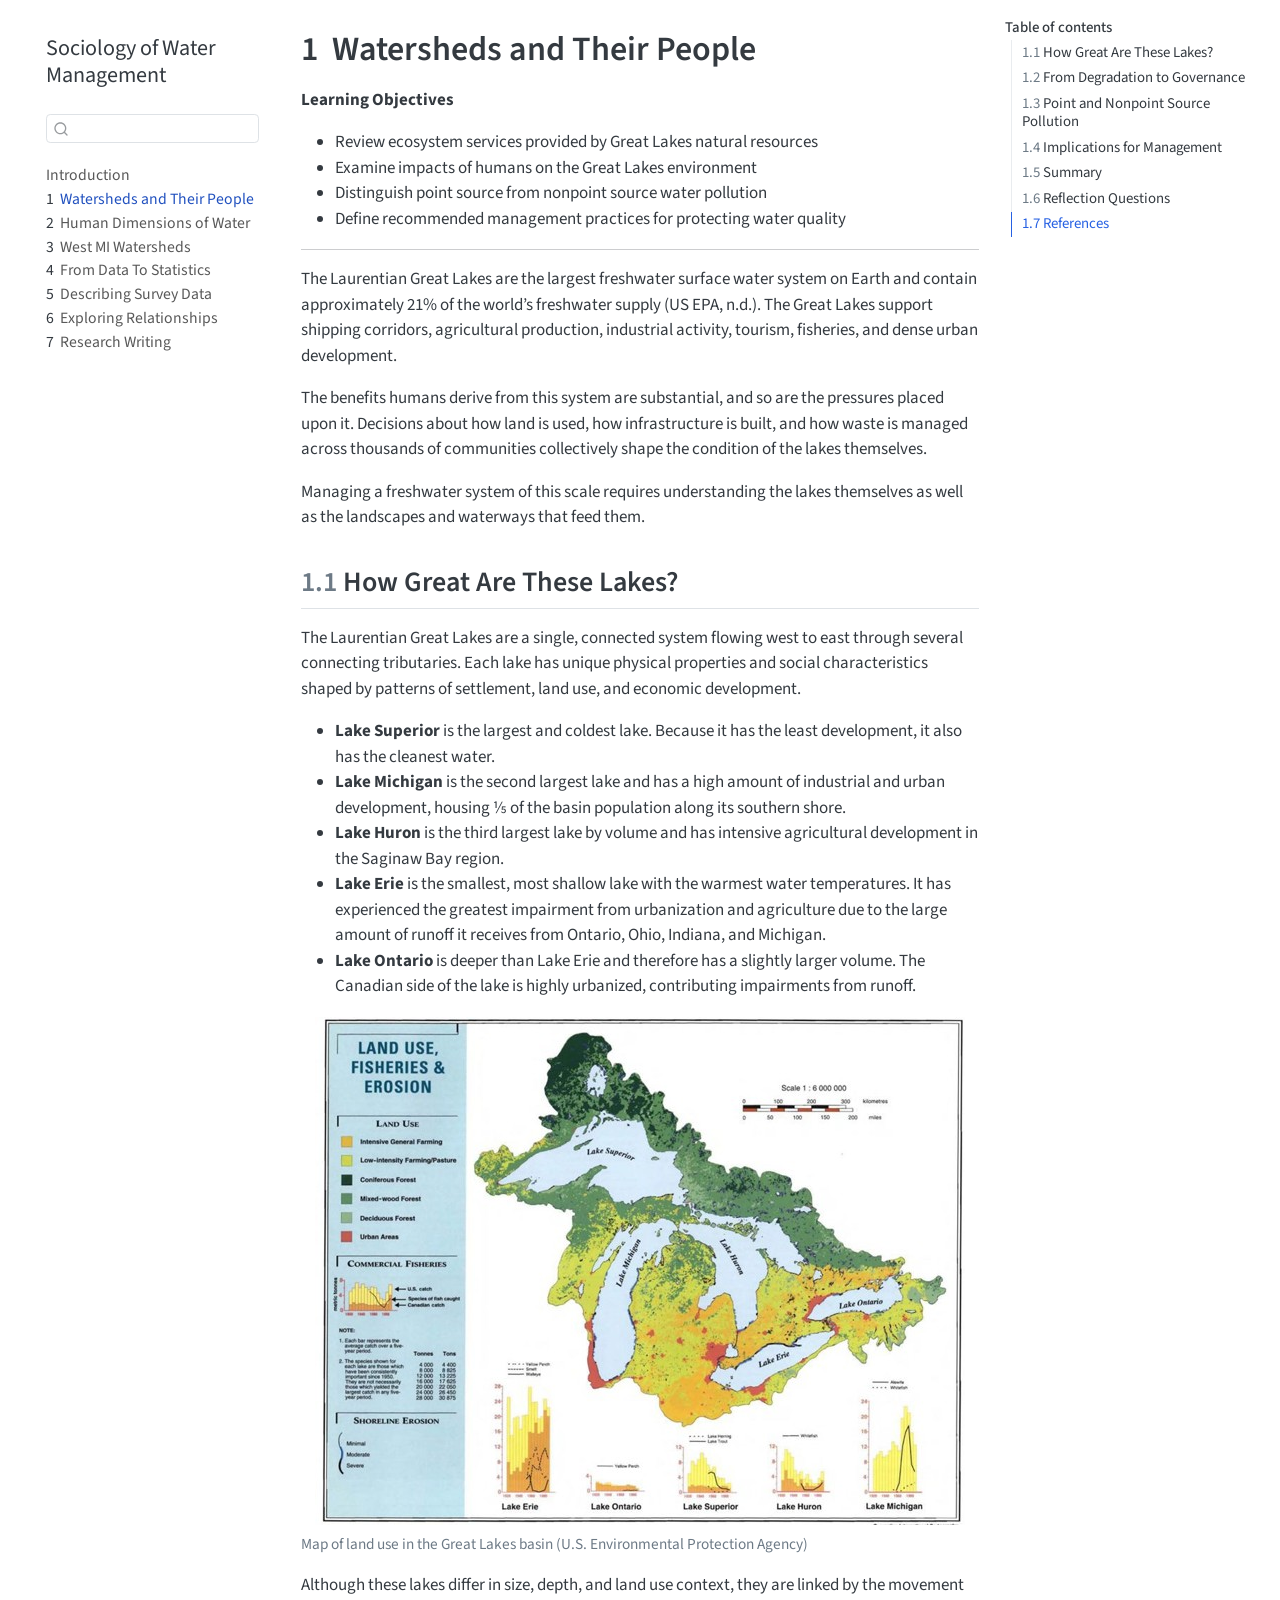
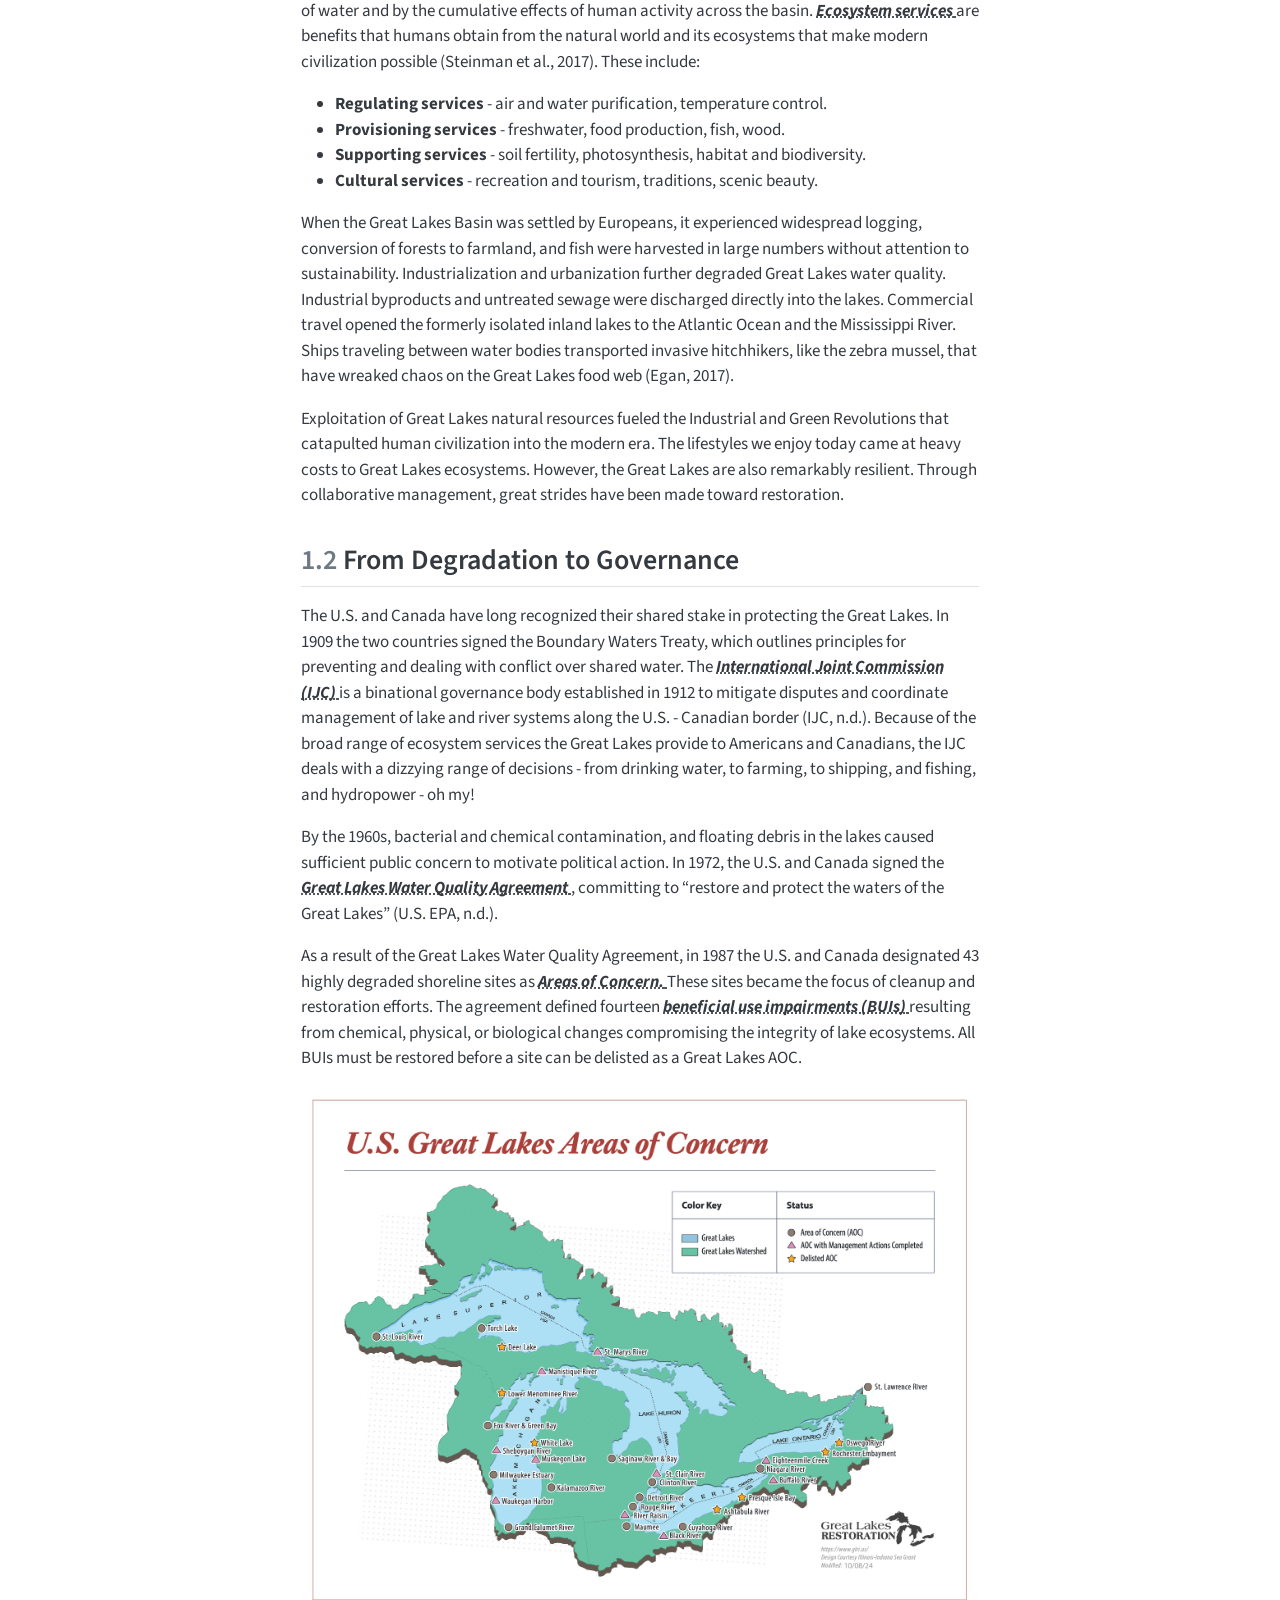
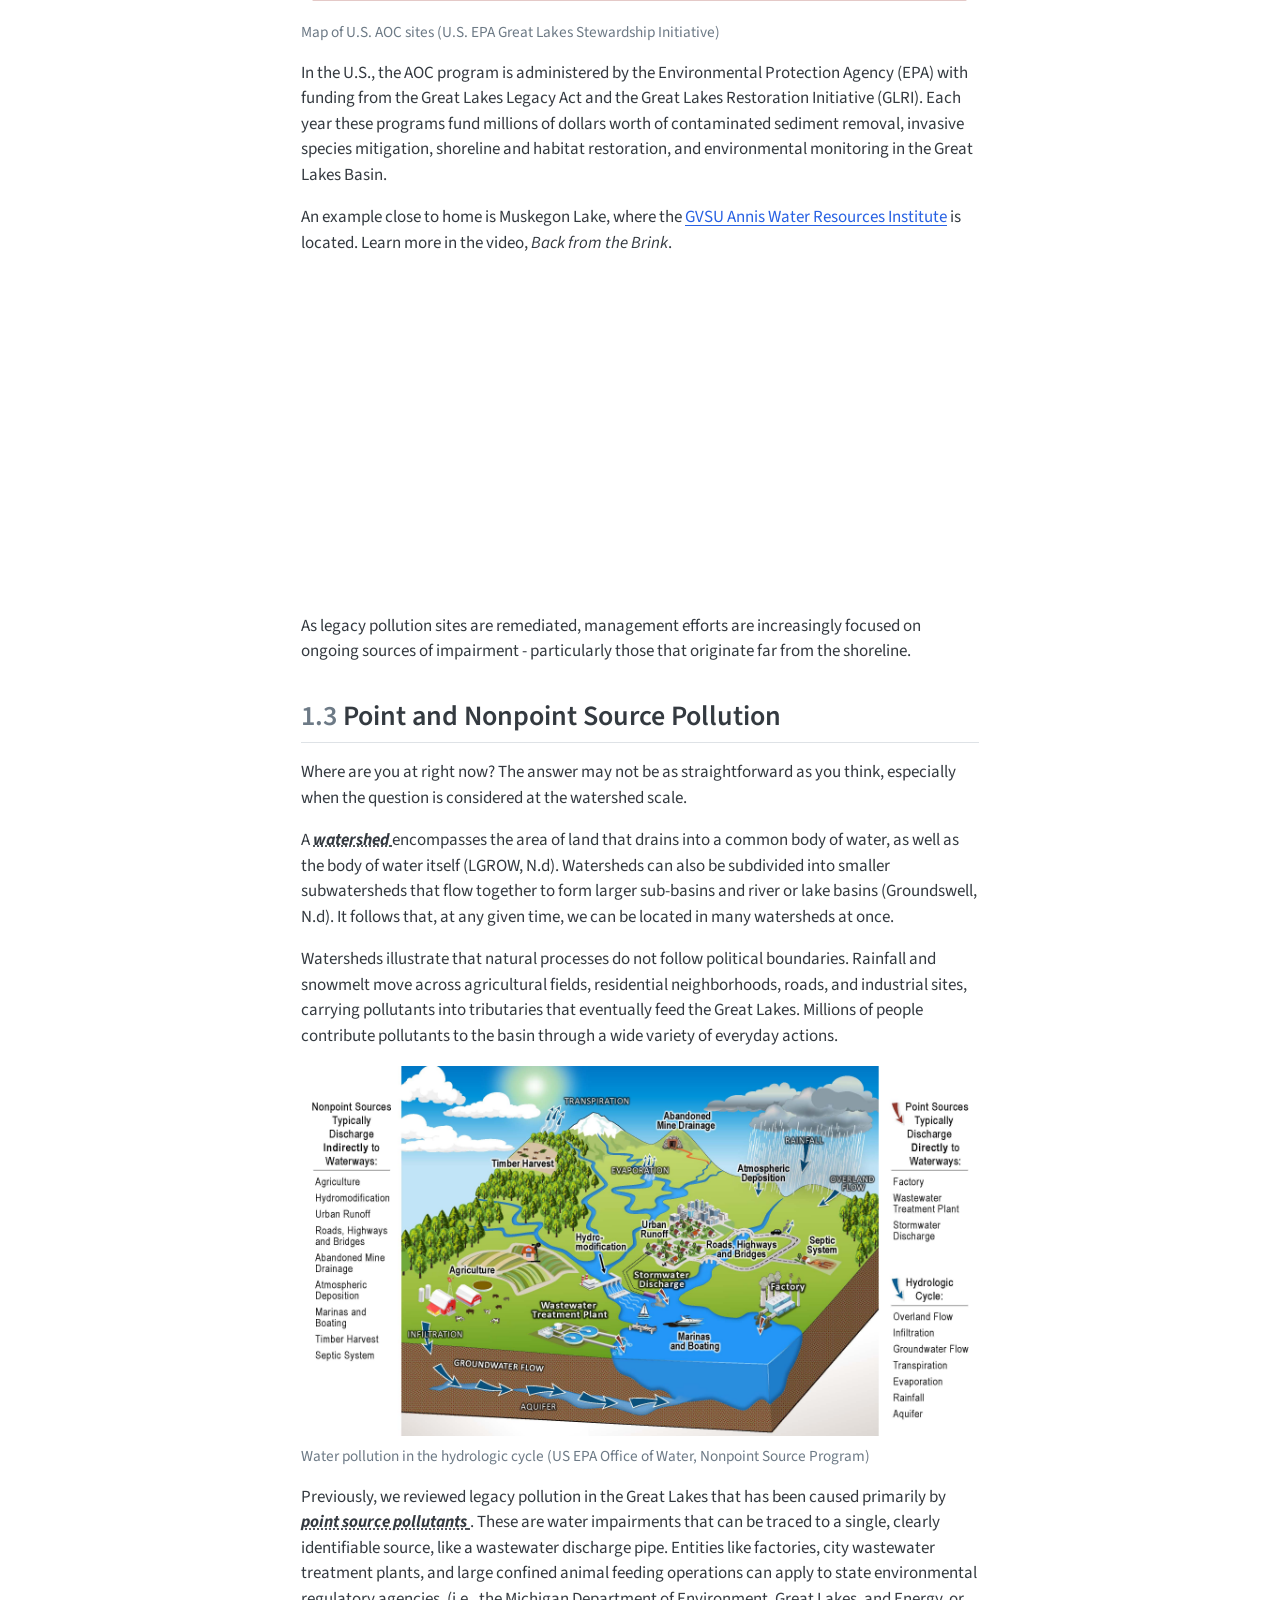
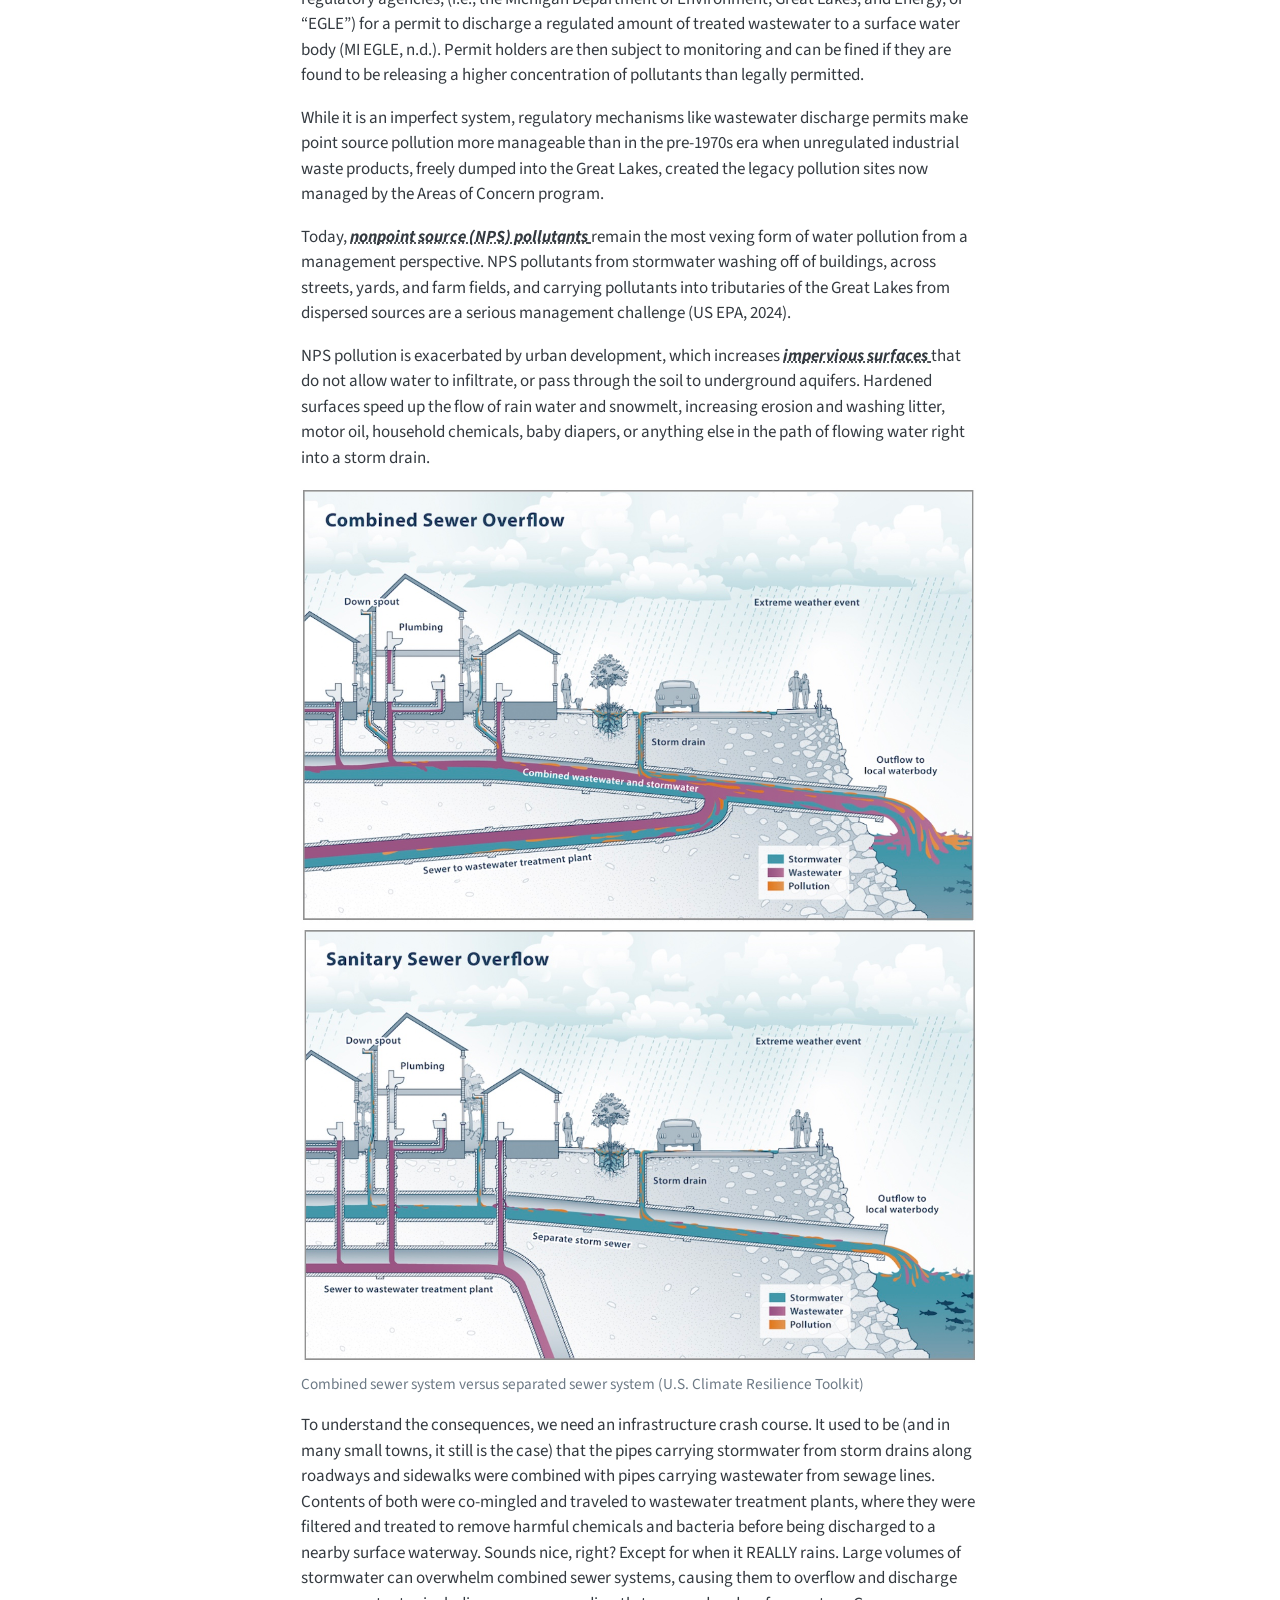
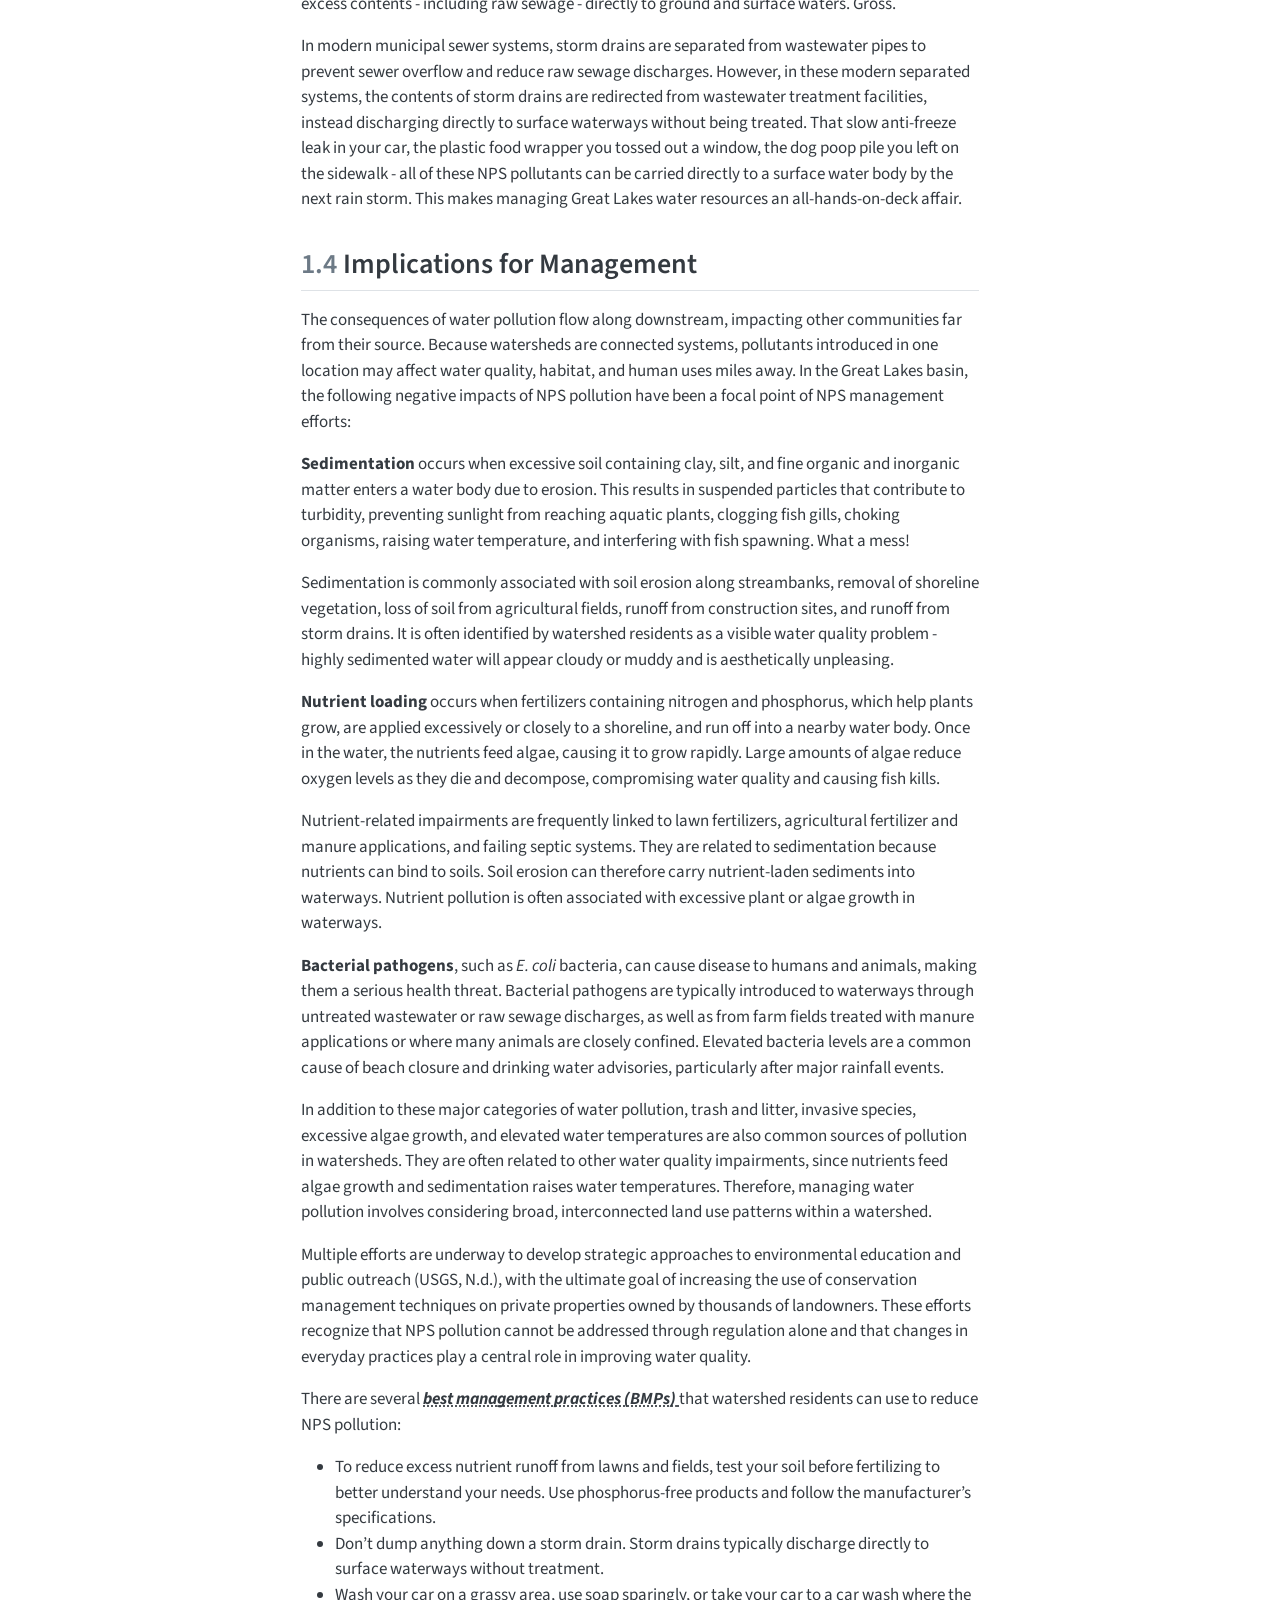
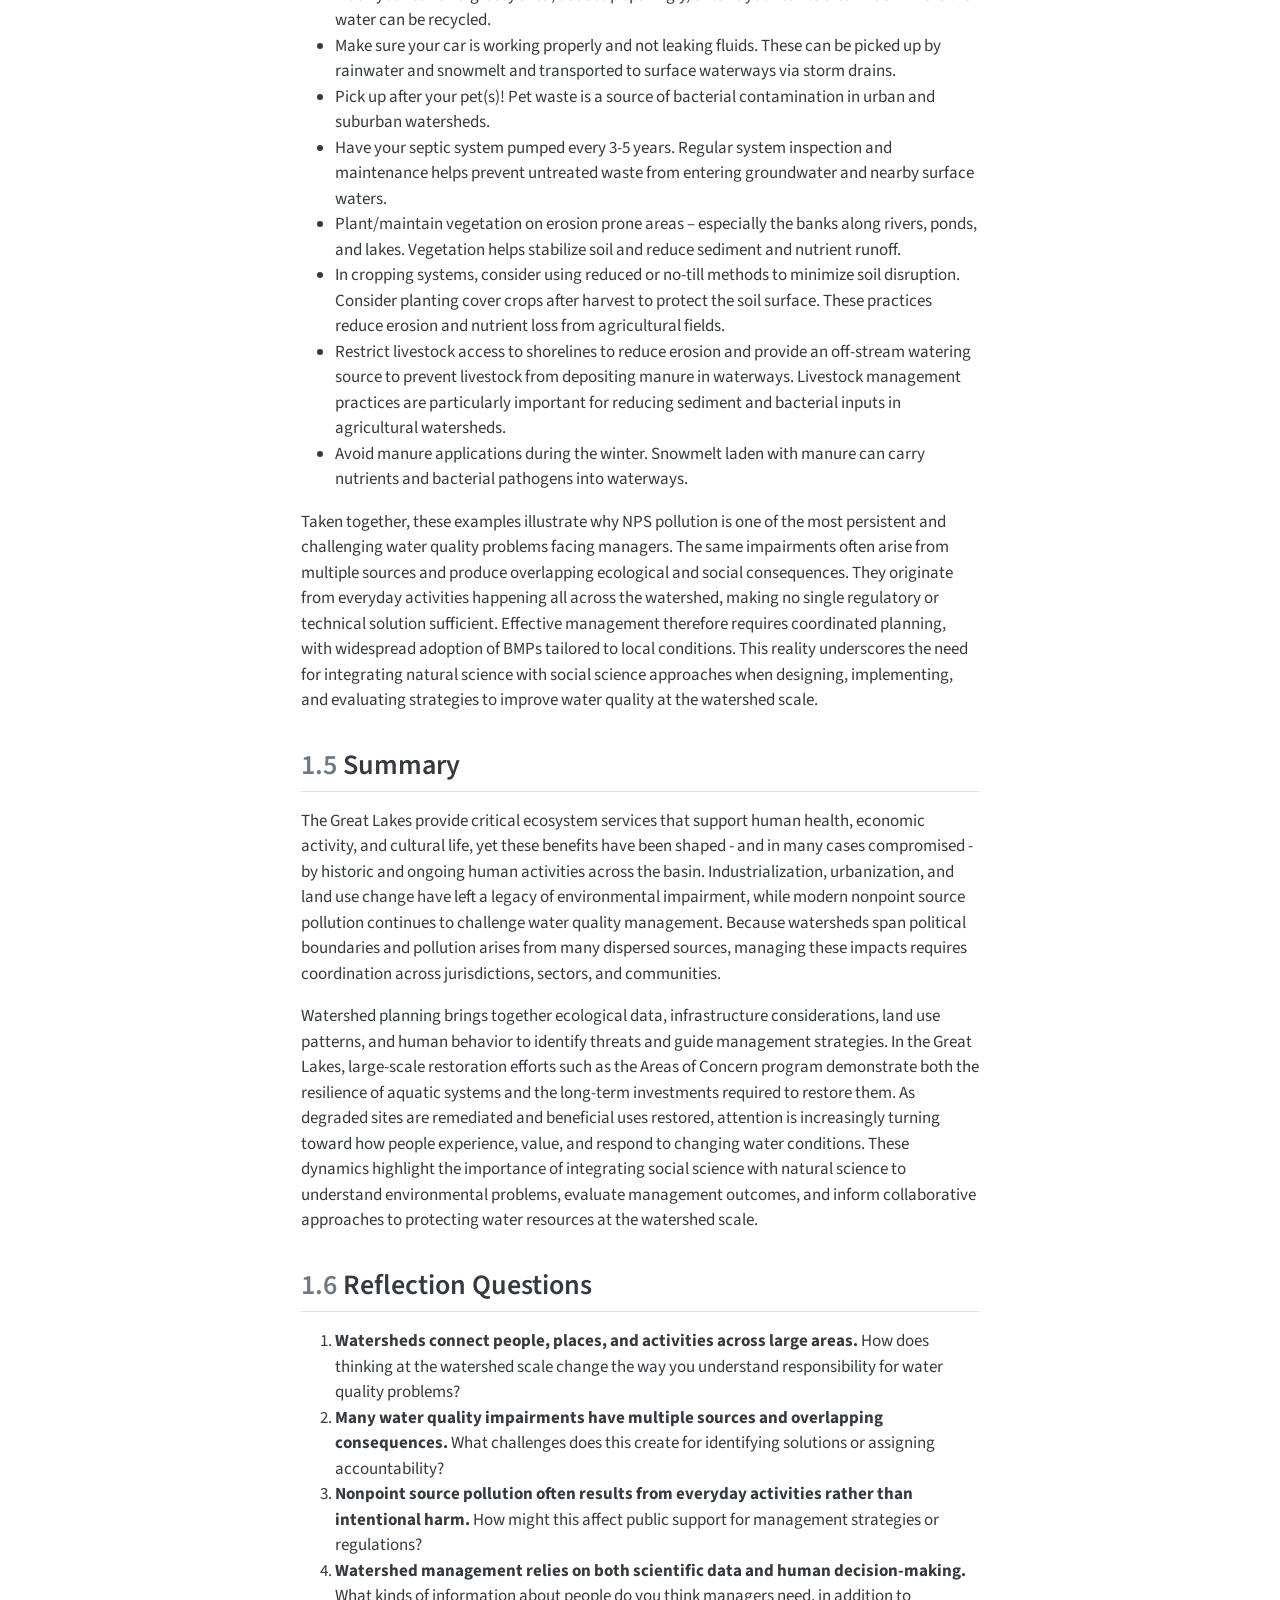
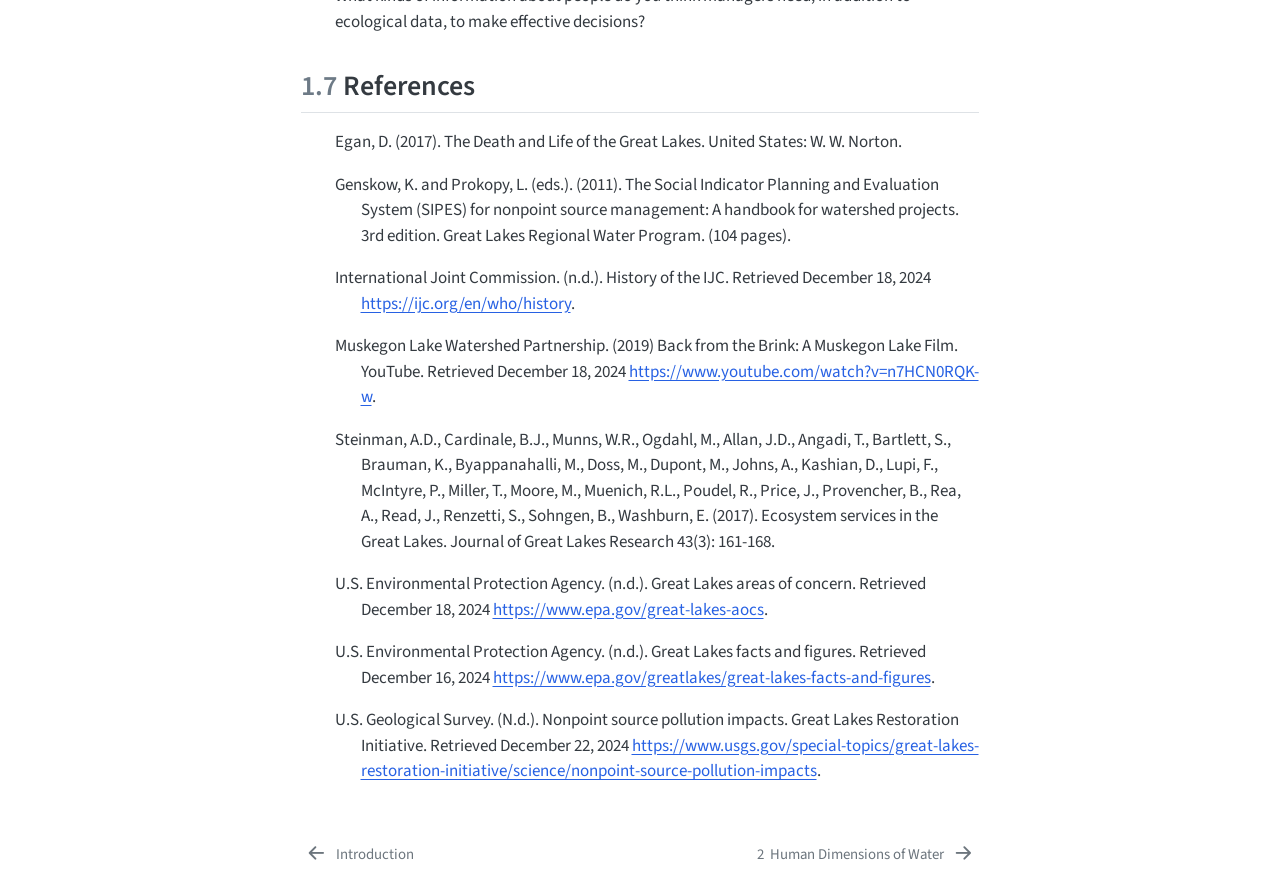
<file: _book/chapter1.html>
<!DOCTYPE html>
<html xmlns="http://www.w3.org/1999/xhtml" lang="en" xml:lang="en"><head>

<meta charset="utf-8">
<meta name="generator" content="quarto-1.8.26">

<meta name="viewport" content="width=device-width, initial-scale=1.0, user-scalable=yes">


<title>1&nbsp; Watersheds and Their People – Sociology of Water Management</title>
<style>
code{white-space: pre-wrap;}
span.smallcaps{font-variant: small-caps;}
div.columns{display: flex; gap: min(4vw, 1.5em);}
div.column{flex: auto; overflow-x: auto;}
div.hanging-indent{margin-left: 1.5em; text-indent: -1.5em;}
ul.task-list{list-style: none;}
ul.task-list li input[type="checkbox"] {
  width: 0.8em;
  margin: 0 0.8em 0.2em -1em; /* quarto-specific, see https://github.com/quarto-dev/quarto-cli/issues/4556 */ 
  vertical-align: middle;
}
</style>


<script src="site_libs/quarto-nav/quarto-nav.js"></script>
<script src="site_libs/quarto-nav/headroom.min.js"></script>
<script src="site_libs/clipboard/clipboard.min.js"></script>
<script src="site_libs/quarto-search/autocomplete.umd.js"></script>
<script src="site_libs/quarto-search/fuse.min.js"></script>
<script src="site_libs/quarto-search/quarto-search.js"></script>
<meta name="quarto:offset" content="./">
<link href="./chapter2.html" rel="next">
<link href="./index.html" rel="prev">
<script src="site_libs/quarto-html/quarto.js" type="module"></script>
<script src="site_libs/quarto-html/tabsets/tabsets.js" type="module"></script>
<script src="site_libs/quarto-html/axe/axe-check.js" type="module"></script>
<script src="site_libs/quarto-html/popper.min.js"></script>
<script src="site_libs/quarto-html/tippy.umd.min.js"></script>
<script src="site_libs/quarto-html/anchor.min.js"></script>
<link href="site_libs/quarto-html/tippy.css" rel="stylesheet">
<link href="site_libs/quarto-html/quarto-syntax-highlighting-587c61ba64f3a5504c4d52d930310e48.css" rel="stylesheet" id="quarto-text-highlighting-styles">
<script src="site_libs/bootstrap/bootstrap.min.js"></script>
<link href="site_libs/bootstrap/bootstrap-icons.css" rel="stylesheet">
<link href="site_libs/bootstrap/bootstrap-70a47bd5681a7291082a5b9f83d58762.min.css" rel="stylesheet" append-hash="true" id="quarto-bootstrap" data-mode="light">
<script id="quarto-search-options" type="application/json">{
  "location": "sidebar",
  "copy-button": false,
  "collapse-after": 3,
  "panel-placement": "start",
  "type": "textbox",
  "limit": 50,
  "keyboard-shortcut": [
    "f",
    "/",
    "s"
  ],
  "show-item-context": false,
  "language": {
    "search-no-results-text": "No results",
    "search-matching-documents-text": "matching documents",
    "search-copy-link-title": "Copy link to search",
    "search-hide-matches-text": "Hide additional matches",
    "search-more-match-text": "more match in this document",
    "search-more-matches-text": "more matches in this document",
    "search-clear-button-title": "Clear",
    "search-text-placeholder": "",
    "search-detached-cancel-button-title": "Cancel",
    "search-submit-button-title": "Submit",
    "search-label": "Search"
  }
}</script>


<link rel="stylesheet" href="references.css">
</head>

<body class="nav-sidebar floating quarto-light">

<div id="quarto-search-results"></div>
  <header id="quarto-header" class="headroom fixed-top">
  <nav class="quarto-secondary-nav">
    <div class="container-fluid d-flex">
      <button type="button" class="quarto-btn-toggle btn" data-bs-toggle="collapse" role="button" data-bs-target=".quarto-sidebar-collapse-item" aria-controls="quarto-sidebar" aria-expanded="false" aria-label="Toggle sidebar navigation" onclick="if (window.quartoToggleHeadroom) { window.quartoToggleHeadroom(); }">
        <i class="bi bi-layout-text-sidebar-reverse"></i>
      </button>
        <nav class="quarto-page-breadcrumbs" aria-label="breadcrumb"><ol class="breadcrumb"><li class="breadcrumb-item"><a href="./chapter1.html"><span class="chapter-number">1</span>&nbsp; <span class="chapter-title">Watersheds and Their People</span></a></li></ol></nav>
        <a class="flex-grow-1" role="navigation" data-bs-toggle="collapse" data-bs-target=".quarto-sidebar-collapse-item" aria-controls="quarto-sidebar" aria-expanded="false" aria-label="Toggle sidebar navigation" onclick="if (window.quartoToggleHeadroom) { window.quartoToggleHeadroom(); }">      
        </a>
      <button type="button" class="btn quarto-search-button" aria-label="Search" onclick="window.quartoOpenSearch();">
        <i class="bi bi-search"></i>
      </button>
    </div>
  </nav>
</header>
<!-- content -->
<div id="quarto-content" class="quarto-container page-columns page-rows-contents page-layout-article">
<!-- sidebar -->
  <nav id="quarto-sidebar" class="sidebar collapse collapse-horizontal quarto-sidebar-collapse-item sidebar-navigation floating overflow-auto">
    <div class="pt-lg-2 mt-2 text-left sidebar-header">
    <div class="sidebar-title mb-0 py-0">
      <a href="./">Sociology of Water Management</a> 
    </div>
      </div>
        <div class="mt-2 flex-shrink-0 align-items-center">
        <div class="sidebar-search">
        <div id="quarto-search" class="" title="Search"></div>
        </div>
        </div>
    <div class="sidebar-menu-container"> 
    <ul class="list-unstyled mt-1">
        <li class="sidebar-item">
  <div class="sidebar-item-container"> 
  <a href="./index.html" class="sidebar-item-text sidebar-link">
 <span class="menu-text">Introduction</span></a>
  </div>
</li>
        <li class="sidebar-item">
  <div class="sidebar-item-container"> 
  <a href="./chapter1.html" class="sidebar-item-text sidebar-link active">
 <span class="menu-text"><span class="chapter-number">1</span>&nbsp; <span class="chapter-title">Watersheds and Their People</span></span></a>
  </div>
</li>
        <li class="sidebar-item">
  <div class="sidebar-item-container"> 
  <a href="./chapter2.html" class="sidebar-item-text sidebar-link">
 <span class="menu-text"><span class="chapter-number">2</span>&nbsp; <span class="chapter-title">Human Dimensions of Water</span></span></a>
  </div>
</li>
        <li class="sidebar-item">
  <div class="sidebar-item-container"> 
  <a href="./chapter3.html" class="sidebar-item-text sidebar-link">
 <span class="menu-text"><span class="chapter-number">3</span>&nbsp; <span class="chapter-title">West MI Watersheds</span></span></a>
  </div>
</li>
        <li class="sidebar-item">
  <div class="sidebar-item-container"> 
  <a href="./chapter4.html" class="sidebar-item-text sidebar-link">
 <span class="menu-text"><span class="chapter-number">4</span>&nbsp; <span class="chapter-title">From Data To Statistics</span></span></a>
  </div>
</li>
        <li class="sidebar-item">
  <div class="sidebar-item-container"> 
  <a href="./chapter5.html" class="sidebar-item-text sidebar-link">
 <span class="menu-text"><span class="chapter-number">5</span>&nbsp; <span class="chapter-title">Describing Survey Data</span></span></a>
  </div>
</li>
        <li class="sidebar-item">
  <div class="sidebar-item-container"> 
  <a href="./chapter6.html" class="sidebar-item-text sidebar-link">
 <span class="menu-text"><span class="chapter-number">6</span>&nbsp; <span class="chapter-title">Exploring Relationships</span></span></a>
  </div>
</li>
        <li class="sidebar-item">
  <div class="sidebar-item-container"> 
  <a href="./chapter7.html" class="sidebar-item-text sidebar-link">
 <span class="menu-text"><span class="chapter-number">7</span>&nbsp; <span class="chapter-title">Research Writing</span></span></a>
  </div>
</li>
    </ul>
    </div>
</nav>
<div id="quarto-sidebar-glass" class="quarto-sidebar-collapse-item" data-bs-toggle="collapse" data-bs-target=".quarto-sidebar-collapse-item"></div>
<!-- margin-sidebar -->
    <div id="quarto-margin-sidebar" class="sidebar margin-sidebar">
        <nav id="TOC" role="doc-toc" class="toc-active">
    <h2 id="toc-title">Table of contents</h2>
   
  <ul>
  <li><a href="#how-great-are-these-lakes" id="toc-how-great-are-these-lakes" class="nav-link active" data-scroll-target="#how-great-are-these-lakes"><span class="header-section-number">1.1</span> How Great Are These Lakes?</a></li>
  <li><a href="#from-degradation-to-governance" id="toc-from-degradation-to-governance" class="nav-link" data-scroll-target="#from-degradation-to-governance"><span class="header-section-number">1.2</span> From Degradation to Governance</a></li>
  <li><a href="#point-and-nonpoint-source-pollution" id="toc-point-and-nonpoint-source-pollution" class="nav-link" data-scroll-target="#point-and-nonpoint-source-pollution"><span class="header-section-number">1.3</span> Point and Nonpoint Source Pollution</a></li>
  <li><a href="#implications-for-management" id="toc-implications-for-management" class="nav-link" data-scroll-target="#implications-for-management"><span class="header-section-number">1.4</span> Implications for Management</a></li>
  <li><a href="#summary" id="toc-summary" class="nav-link" data-scroll-target="#summary"><span class="header-section-number">1.5</span> Summary</a></li>
  <li><a href="#reflection-questions" id="toc-reflection-questions" class="nav-link" data-scroll-target="#reflection-questions"><span class="header-section-number">1.6</span> Reflection Questions</a></li>
  <li><a href="#references" id="toc-references" class="nav-link" data-scroll-target="#references"><span class="header-section-number">1.7</span> References</a></li>
  </ul>
</nav>
    </div>
<!-- main -->
<main class="content" id="quarto-document-content">

<header id="title-block-header" class="quarto-title-block default">
<div class="quarto-title">
<h1 class="title"><span class="chapter-number">1</span>&nbsp; <span class="chapter-title">Watersheds and Their People</span></h1>
</div>



<div class="quarto-title-meta">

    
  
    
  </div>
  


</header>


<p><strong>Learning Objectives</strong></p>
<ul>
<li>Review ecosystem services provided by Great Lakes natural resources</li>
<li>Examine impacts of humans on the Great Lakes environment</li>
<li>Distinguish point source from nonpoint source water pollution</li>
<li>Define recommended management practices for protecting water quality</li>
</ul>
<hr>
<p>The Laurentian Great Lakes are the largest freshwater surface water system on Earth and contain approximately 21% of the world’s freshwater supply (US EPA, n.d.). The Great Lakes support shipping corridors, agricultural production, industrial activity, tourism, fisheries, and dense urban development.</p>
<p>The benefits humans derive from this system are substantial, and so are the pressures placed upon it. Decisions about how land is used, how infrastructure is built, and how waste is managed across thousands of communities collectively shape the condition of the lakes themselves.</p>
<p>Managing a freshwater system of this scale requires understanding the lakes themselves as well as the landscapes and waterways that feed them.</p>
<section id="how-great-are-these-lakes" class="level2" data-number="1.1">
<h2 data-number="1.1" class="anchored" data-anchor-id="how-great-are-these-lakes"><span class="header-section-number">1.1</span> How Great Are These Lakes?</h2>
<p>The Laurentian Great Lakes are a single, connected system flowing west to east through several connecting tributaries. Each lake has unique physical properties and social characteristics shaped by patterns of settlement, land use, and economic development.</p>
<ul>
<li><strong>Lake Superior</strong> is the largest and coldest lake. Because it has the least development, it also has the cleanest water.</li>
<li><strong>Lake Michigan</strong> is the second largest lake and has a high amount of industrial and urban development, housing ⅕ of the basin population along its southern shore.</li>
<li><strong>Lake Huron</strong> is the third largest lake by volume and has intensive agricultural development in the Saginaw Bay region.</li>
<li><strong>Lake Erie</strong> is the smallest, most shallow lake with the warmest water temperatures. It has experienced the greatest impairment from urbanization and agriculture due to the large amount of runoff it receives from Ontario, Ohio, Indiana, and Michigan.</li>
<li><strong>Lake Ontario</strong> is deeper than Lake Erie and therefore has a slightly larger volume. The Canadian side of the lake is highly urbanized, contributing impairments from runoff.</li>
</ul>
<div class="quarto-figure quarto-figure-center">
<figure class="figure">
<p><img src="images/landuse.png.jpg" class="img-fluid figure-img" alt="Land use in the Great Lakes basin, including forested, farmed, and developed land."></p>
<figcaption>Map of land use in the Great Lakes basin (U.S. Environmental Protection Agency)</figcaption>
</figure>
</div>
<p>Although these lakes differ in size, depth, and land use context, they are linked by the movement of water and by the cumulative effects of human activity across the basin. <abbr title="Benefits that society receives from the environment." style="font-weight: bold; text-decoration: underline dotted; cursor: help;"> <em>Ecosystem services</em> </abbr> are benefits that humans obtain from the natural world and its ecosystems that make modern civilization possible (Steinman et al., 2017). These include:</p>
<ul>
<li><strong>Regulating services</strong> - air and water purification, temperature control.</li>
<li><strong>Provisioning services</strong> - freshwater, food production, fish, wood.</li>
<li><strong>Supporting services</strong> - soil fertility, photosynthesis, habitat and biodiversity.</li>
<li><strong>Cultural services</strong> - recreation and tourism, traditions, scenic beauty.</li>
</ul>
<p>When the Great Lakes Basin was settled by Europeans, it experienced widespread logging, conversion of forests to farmland, and fish were harvested in large numbers without attention to sustainability. Industrialization and urbanization further degraded Great Lakes water quality. Industrial byproducts and untreated sewage were discharged directly into the lakes. Commercial travel opened the formerly isolated inland lakes to the Atlantic Ocean and the Mississippi River. Ships traveling between water bodies transported invasive hitchhikers, like the zebra mussel, that have wreaked chaos on the Great Lakes food web (Egan, 2017).</p>
<p>Exploitation of Great Lakes natural resources fueled the Industrial and Green Revolutions that catapulted human civilization into the modern era. The lifestyles we enjoy today came at heavy costs to Great Lakes ecosystems. However, the Great Lakes are also remarkably resilient. Through collaborative management, great strides have been made toward restoration.</p>
</section>
<section id="from-degradation-to-governance" class="level2" data-number="1.2">
<h2 data-number="1.2" class="anchored" data-anchor-id="from-degradation-to-governance"><span class="header-section-number">1.2</span> From Degradation to Governance</h2>
<p>The U.S. and Canada have long recognized their shared stake in protecting the Great Lakes. In 1909 the two countries signed the Boundary Waters Treaty, which outlines principles for preventing and dealing with conflict over shared water. The <abbr title="A binational governance body that makes decisions related to actions with potential to affect water levels and water quality in the Great Lakes." style="font-weight: bold; text-decoration: underline dotted; cursor: help;"> <em>International Joint Commission (IJC)</em> </abbr> is a binational governance body established in 1912 to mitigate disputes and coordinate management of lake and river systems along the U.S. - Canadian border (IJC, n.d.). Because of the broad range of ecosystem services the Great Lakes provide to Americans and Canadians, the IJC deals with a dizzying range of decisions - from drinking water, to farming, to shipping, and fishing, and hydropower - oh my!</p>
<p>By the 1960s, bacterial and chemical contamination, and floating debris in the lakes caused sufficient public concern to motivate political action. In 1972, the U.S. and Canada signed the <abbr title="An agreement between the United States and Canada creating a framework for prioritizing issues and implementing actions to protect water quality in the Great Lakes." style="font-weight: bold; text-decoration: underline dotted; cursor: help;"> <em>Great Lakes Water Quality Agreement</em> </abbr>, committing to “restore and protect the waters of the Great Lakes” (U.S. EPA, n.d.).</p>
<p>As a result of the Great Lakes Water Quality Agreement, in 1987 the U.S. and Canada designated 43 highly degraded shoreline sites as <abbr title="Highly degraded shoreline sites defined by the Great Lakes Water Quality Agreement in 1987." style="font-weight: bold; text-decoration: underline dotted; cursor: help;"> <em>Areas of Concern.</em> </abbr> These sites became the focus of cleanup and restoration efforts. The agreement defined fourteen <abbr title="Chemical, physical, or biological changes compromising the integrity of Great Lakes ecosystems." style="font-weight: bold; text-decoration: underline dotted; cursor: help;"> <em>beneficial use impairments (BUIs)</em> </abbr> resulting from chemical, physical, or biological changes compromising the integrity of lake ecosystems. All BUIs must be restored before a site can be delisted as a Great Lakes AOC.</p>
<div class="quarto-figure quarto-figure-center">
<figure class="figure">
<p><img src="images/aocs.png" class="img-fluid figure-img" alt="Great Lakes Areas of Concern in the U.S."></p>
<figcaption>Map of U.S. AOC sites (U.S. EPA Great Lakes Stewardship Initiative)</figcaption>
</figure>
</div>
<p>In the U.S., the AOC program is administered by the Environmental Protection Agency (EPA) with funding from the Great Lakes Legacy Act and the Great Lakes Restoration Initiative (GLRI). Each year these programs fund millions of dollars worth of contaminated sediment removal, invasive species mitigation, shoreline and habitat restoration, and environmental monitoring in the Great Lakes Basin.</p>
<p>An example close to home is Muskegon Lake, where the <a href="https://www.gvsu.edu/wri/">GVSU Annis Water Resources Institute</a> is located. Learn more in the video, <em>Back from the Brink</em>.</p>
<iframe width="560" height="315" src="https://www.youtube.com/embed/n7HCN0RQK-w?si=nnEaMz0f4CiuLDjw" title="YouTube video player" frameborder="0" allow="accelerometer; autoplay; clipboard-write; encrypted-media; gyroscope; picture-in-picture; web-share" referrerpolicy="strict-origin-when-cross-origin" allowfullscreen="">
</iframe>
<p>As legacy pollution sites are remediated, management efforts are increasingly focused on ongoing sources of impairment - particularly those that originate far from the shoreline.</p>
</section>
<section id="point-and-nonpoint-source-pollution" class="level2" data-number="1.3">
<h2 data-number="1.3" class="anchored" data-anchor-id="point-and-nonpoint-source-pollution"><span class="header-section-number">1.3</span> Point and Nonpoint Source Pollution</h2>
<p>Where are you at right now? The answer may not be as straightforward as you think, especially when the question is considered at the watershed scale.</p>
<p>A <abbr title="An area of land that drains into a common body of water." style="font-weight: bold; text-decoration: underline dotted; cursor: help;"> <em>watershed</em> </abbr> encompasses the area of land that drains into a common body of water, as well as the body of water itself (LGROW, N.d). Watersheds can also be subdivided into smaller subwatersheds that flow together to form larger sub-basins and river or lake basins (Groundswell, N.d). It follows that, at any given time, we can be located in many watersheds at once.</p>
<p>Watersheds illustrate that natural processes do not follow political boundaries. Rainfall and snowmelt move across agricultural fields, residential neighborhoods, roads, and industrial sites, carrying pollutants into tributaries that eventually feed the Great Lakes. Millions of people contribute pollutants to the basin through a wide variety of everyday actions.</p>
<div class="quarto-figure quarto-figure-center">
<figure class="figure">
<p><img src="images/watershed.jpg" class="img-fluid figure-img" alt="Diagram of a watershed."></p>
<figcaption>Water pollution in the hydrologic cycle (US EPA Office of Water, Nonpoint Source Program)</figcaption>
</figure>
</div>
<p>Previously, we reviewed legacy pollution in the Great Lakes that has been caused primarily by <abbr title="Water pollution that has a single, identifiable source." style="font-weight: bold; text-decoration: underline dotted; cursor: help;"> <em>point source pollutants</em> </abbr>. These are water impairments that can be traced to a single, clearly identifiable source, like a wastewater discharge pipe. Entities like factories, city wastewater treatment plants, and large confined animal feeding operations can apply to state environmental regulatory agencies, (i.e., the Michigan Department of Environment, Great Lakes, and Energy, or “EGLE”) for a permit to discharge a regulated amount of treated wastewater to a surface water body (MI EGLE, n.d.). Permit holders are then subject to monitoring and can be fined if they are found to be releasing a higher concentration of pollutants than legally permitted.</p>
<p>While it is an imperfect system, regulatory mechanisms like wastewater discharge permits make point source pollution more manageable than in the pre-1970s era when unregulated industrial waste products, freely dumped into the Great Lakes, created the legacy pollution sites now managed by the Areas of Concern program.</p>
<p>Today, <abbr title="Water pollution that comes from numerous, diffuse sources." style="font-weight: bold; text-decoration: underline dotted; cursor: help;"> <em>nonpoint source (NPS) pollutants</em> </abbr> remain the most vexing form of water pollution from a management perspective. NPS pollutants from stormwater washing off of buildings, across streets, yards, and farm fields, and carrying pollutants into tributaries of the Great Lakes from dispersed sources are a serious management challenge (US EPA, 2024).</p>
<p>NPS pollution is exacerbated by urban development, which increases <abbr title="Hardened surfaces, like parking lots, that do not allow water to pass through the Earth's surface into soil or groundwater." style="font-weight: bold; text-decoration: underline dotted; cursor: help;"> <em>impervious surfaces</em> </abbr> that do not allow water to infiltrate, or pass through the soil to underground aquifers. Hardened surfaces speed up the flow of rain water and snowmelt, increasing erosion and washing litter, motor oil, household chemicals, baby diapers, or anything else in the path of flowing water right into a storm drain.</p>
<div class="quarto-figure quarto-figure-center">
<figure class="figure">
<p><img src="images/drains.jpg" class="img-fluid figure-img" alt="Diagram depicting a combined sewer system and a modern separated sewer system."></p>
<figcaption>Combined sewer system versus separated sewer system (U.S. Climate Resilience Toolkit)</figcaption>
</figure>
</div>
<p>To understand the consequences, we need an infrastructure crash course. It used to be (and in many small towns, it still is the case) that the pipes carrying stormwater from storm drains along roadways and sidewalks were combined with pipes carrying wastewater from sewage lines. Contents of both were co-mingled and traveled to wastewater treatment plants, where they were filtered and treated to remove harmful chemicals and bacteria before being discharged to a nearby surface waterway. Sounds nice, right? Except for when it REALLY rains. Large volumes of stormwater can overwhelm combined sewer systems, causing them to overflow and discharge excess contents - including raw sewage - directly to ground and surface waters. Gross.</p>
<p>In modern municipal sewer systems, storm drains are separated from wastewater pipes to prevent sewer overflow and reduce raw sewage discharges. However, in these modern separated systems, the contents of storm drains are redirected from wastewater treatment facilities, instead discharging directly to surface waterways without being treated. That slow anti-freeze leak in your car, the plastic food wrapper you tossed out a window, the dog poop pile you left on the sidewalk - all of these NPS pollutants can be carried directly to a surface water body by the next rain storm. This makes managing Great Lakes water resources an all-hands-on-deck affair.</p>
</section>
<section id="implications-for-management" class="level2" data-number="1.4">
<h2 data-number="1.4" class="anchored" data-anchor-id="implications-for-management"><span class="header-section-number">1.4</span> Implications for Management</h2>
<p>The consequences of water pollution flow along downstream, impacting other communities far from their source. Because watersheds are connected systems, pollutants introduced in one location may affect water quality, habitat, and human uses miles away. In the Great Lakes basin, the following negative impacts of NPS pollution have been a focal point of NPS management efforts:</p>
<p><strong>Sedimentation</strong> occurs when excessive soil containing clay, silt, and fine organic and inorganic matter enters a water body due to erosion. This results in suspended particles that contribute to turbidity, preventing sunlight from reaching aquatic plants, clogging fish gills, choking organisms, raising water temperature, and interfering with fish spawning. What a mess!</p>
<p>Sedimentation is commonly associated with soil erosion along streambanks, removal of shoreline vegetation, loss of soil from agricultural fields, runoff from construction sites, and runoff from storm drains. It is often identified by watershed residents as a visible water quality problem - highly sedimented water will appear cloudy or muddy and is aesthetically unpleasing.</p>
<p><strong>Nutrient loading</strong> occurs when fertilizers containing nitrogen and phosphorus, which help plants grow, are applied excessively or closely to a shoreline, and run off into a nearby water body. Once in the water, the nutrients feed algae, causing it to grow rapidly. Large amounts of algae reduce oxygen levels as they die and decompose, compromising water quality and causing fish kills.</p>
<p>Nutrient-related impairments are frequently linked to lawn fertilizers, agricultural fertilizer and manure applications, and failing septic systems. They are related to sedimentation because nutrients can bind to soils. Soil erosion can therefore carry nutrient-laden sediments into waterways. Nutrient pollution is often associated with excessive plant or algae growth in waterways.</p>
<p><strong>Bacterial pathogens</strong>, such as <em>E. coli</em> bacteria, can cause disease to humans and animals, making them a serious health threat. Bacterial pathogens are typically introduced to waterways through untreated wastewater or raw sewage discharges, as well as from farm fields treated with manure applications or where many animals are closely confined. Elevated bacteria levels are a common cause of beach closure and drinking water advisories, particularly after major rainfall events.</p>
<p>In addition to these major categories of water pollution, trash and litter, invasive species, excessive algae growth, and elevated water temperatures are also common sources of pollution in watersheds. They are often related to other water quality impairments, since nutrients feed algae growth and sedimentation raises water temperatures. Therefore, managing water pollution involves considering broad, interconnected land use patterns within a watershed.</p>
<p>Multiple efforts are underway to develop strategic approaches to environmental education and public outreach (USGS, N.d.), with the ultimate goal of increasing the use of conservation management techniques on private properties owned by thousands of landowners. These efforts recognize that NPS pollution cannot be addressed through regulation alone and that changes in everyday practices play a central role in improving water quality.</p>
<p>There are several <abbr title="Actions watershed residents can take to reduce water pollution." style="font-weight: bold; text-decoration: underline dotted; cursor: help;"> <em>best management practices (BMPs)</em> </abbr> that watershed residents can use to reduce NPS pollution:</p>
<ul>
<li>To reduce excess nutrient runoff from lawns and fields, test your soil before fertilizing to better understand your needs. Use phosphorus-free products and follow the manufacturer’s specifications.</li>
<li>Don’t dump anything down a storm drain. Storm drains typically discharge directly to surface waterways without treatment.</li>
<li>Wash your car on a grassy area, use soap sparingly, or take your car to a car wash where the water can be recycled.</li>
<li>Make sure your car is working properly and not leaking fluids. These can be picked up by rainwater and snowmelt and transported to surface waterways via storm drains.</li>
<li>Pick up after your pet(s)! Pet waste is a source of bacterial contamination in urban and suburban watersheds.</li>
<li>Have your septic system pumped every 3-5 years. Regular system inspection and maintenance helps prevent untreated waste from entering groundwater and nearby surface waters.</li>
<li>Plant/maintain vegetation on erosion prone areas – especially the banks along rivers, ponds, and lakes. Vegetation helps stabilize soil and reduce sediment and nutrient runoff.</li>
<li>In cropping systems, consider using reduced or no-till methods to minimize soil disruption. Consider planting cover crops after harvest to protect the soil surface. These practices reduce erosion and nutrient loss from agricultural fields.</li>
<li>Restrict livestock access to shorelines to reduce erosion and provide an off-stream watering source to prevent livestock from depositing manure in waterways. Livestock management practices are particularly important for reducing sediment and bacterial inputs in agricultural watersheds.</li>
<li>Avoid manure applications during the winter. Snowmelt laden with manure can carry nutrients and bacterial pathogens into waterways.</li>
</ul>
<p>Taken together, these examples illustrate why NPS pollution is one of the most persistent and challenging water quality problems facing managers. The same impairments often arise from multiple sources and produce overlapping ecological and social consequences. They originate from everyday activities happening all across the watershed, making no single regulatory or technical solution sufficient. Effective management therefore requires coordinated planning, with widespread adoption of BMPs tailored to local conditions. This reality underscores the need for integrating natural science with social science approaches when designing, implementing, and evaluating strategies to improve water quality at the watershed scale.</p>
</section>
<section id="summary" class="level2" data-number="1.5">
<h2 data-number="1.5" class="anchored" data-anchor-id="summary"><span class="header-section-number">1.5</span> Summary</h2>
<p>The Great Lakes provide critical ecosystem services that support human health, economic activity, and cultural life, yet these benefits have been shaped - and in many cases compromised - by historic and ongoing human activities across the basin. Industrialization, urbanization, and land use change have left a legacy of environmental impairment, while modern nonpoint source pollution continues to challenge water quality management. Because watersheds span political boundaries and pollution arises from many dispersed sources, managing these impacts requires coordination across jurisdictions, sectors, and communities.</p>
<p>Watershed planning brings together ecological data, infrastructure considerations, land use patterns, and human behavior to identify threats and guide management strategies. In the Great Lakes, large-scale restoration efforts such as the Areas of Concern program demonstrate both the resilience of aquatic systems and the long-term investments required to restore them. As degraded sites are remediated and beneficial uses restored, attention is increasingly turning toward how people experience, value, and respond to changing water conditions. These dynamics highlight the importance of integrating social science with natural science to understand environmental problems, evaluate management outcomes, and inform collaborative approaches to protecting water resources at the watershed scale.</p>
</section>
<section id="reflection-questions" class="level2" data-number="1.6">
<h2 data-number="1.6" class="anchored" data-anchor-id="reflection-questions"><span class="header-section-number">1.6</span> Reflection Questions</h2>
<ol type="1">
<li><strong>Watersheds connect people, places, and activities across large areas.</strong> How does thinking at the watershed scale change the way you understand responsibility for water quality problems?</li>
<li><strong>Many water quality impairments have multiple sources and overlapping consequences.</strong> What challenges does this create for identifying solutions or assigning accountability?</li>
<li><strong>Nonpoint source pollution often results from everyday activities rather than intentional harm.</strong> How might this affect public support for management strategies or regulations?</li>
<li><strong>Watershed management relies on both scientific data and human decision-making.</strong> What kinds of information about people do you think managers need, in addition to ecological data, to make effective decisions?</li>
</ol>
</section>
<section id="references" class="level2" data-number="1.7">
<h2 data-number="1.7" class="anchored" data-anchor-id="references"><span class="header-section-number">1.7</span> References</h2>
<div class="references">
<ul>
<li><p>Egan, D. (2017). The Death and Life of the Great Lakes. United States: W. W. Norton.</p></li>
<li><p>Genskow, K. and Prokopy, L. (eds.). (2011). The Social Indicator Planning and Evaluation System (SIPES) for nonpoint source management: A handbook for watershed projects. 3rd edition. Great Lakes Regional Water Program. (104 pages).</p></li>
<li><p>International Joint Commission. (n.d.). History of the IJC. Retrieved December 18, 2024 <a href="https://ijc.org/en/who/history" class="uri">https://ijc.org/en/who/history</a>.</p></li>
<li><p>Muskegon Lake Watershed Partnership. (2019) Back from the Brink: A Muskegon Lake Film. YouTube. Retrieved December 18, 2024 <a href="https://www.youtube.com/watch?v=n7HCN0RQK-w" class="uri">https://www.youtube.com/watch?v=n7HCN0RQK-w</a>.</p></li>
<li><p>Steinman, A.D., Cardinale, B.J., Munns, W.R., Ogdahl, M., Allan, J.D., Angadi, T., Bartlett, S., Brauman, K., Byappanahalli, M., Doss, M., Dupont, M., Johns, A., Kashian, D., Lupi, F., McIntyre, P., Miller, T., Moore, M., Muenich, R.L., Poudel, R., Price, J., Provencher, B., Rea, A., Read, J., Renzetti, S., Sohngen, B., Washburn, E. (2017). Ecosystem services in the Great Lakes. Journal of Great Lakes Research 43(3): 161-168.</p></li>
<li><p>U.S. Environmental Protection Agency. (n.d.). Great Lakes areas of concern. Retrieved December 18, 2024 <a href="https://www.epa.gov/great-lakes-aocs" class="uri">https://www.epa.gov/great-lakes-aocs</a>.</p></li>
<li><p>U.S. Environmental Protection Agency. (n.d.). Great Lakes facts and figures. Retrieved December 16, 2024 <a href="https://www.epa.gov/greatlakes/great-lakes-facts-and-figures" class="uri">https://www.epa.gov/greatlakes/great-lakes-facts-and-figures</a>.</p></li>
<li><p>U.S. Geological Survey. (N.d.). Nonpoint source pollution impacts. Great Lakes Restoration Initiative. Retrieved December 22, 2024 <a href="https://www.usgs.gov/special-topics/great-lakes-restoration-initiative/science/nonpoint-source-pollution-impacts" class="uri">https://www.usgs.gov/special-topics/great-lakes-restoration-initiative/science/nonpoint-source-pollution-impacts</a>.</p></li>
</ul>
</div>


</section>

</main> <!-- /main -->
<script id="quarto-html-after-body" type="application/javascript">
  window.document.addEventListener("DOMContentLoaded", function (event) {
    const icon = "";
    const anchorJS = new window.AnchorJS();
    anchorJS.options = {
      placement: 'right',
      icon: icon
    };
    anchorJS.add('.anchored');
    const isCodeAnnotation = (el) => {
      for (const clz of el.classList) {
        if (clz.startsWith('code-annotation-')) {                     
          return true;
        }
      }
      return false;
    }
    const onCopySuccess = function(e) {
      // button target
      const button = e.trigger;
      // don't keep focus
      button.blur();
      // flash "checked"
      button.classList.add('code-copy-button-checked');
      var currentTitle = button.getAttribute("title");
      button.setAttribute("title", "Copied!");
      let tooltip;
      if (window.bootstrap) {
        button.setAttribute("data-bs-toggle", "tooltip");
        button.setAttribute("data-bs-placement", "left");
        button.setAttribute("data-bs-title", "Copied!");
        tooltip = new bootstrap.Tooltip(button, 
          { trigger: "manual", 
            customClass: "code-copy-button-tooltip",
            offset: [0, -8]});
        tooltip.show();    
      }
      setTimeout(function() {
        if (tooltip) {
          tooltip.hide();
          button.removeAttribute("data-bs-title");
          button.removeAttribute("data-bs-toggle");
          button.removeAttribute("data-bs-placement");
        }
        button.setAttribute("title", currentTitle);
        button.classList.remove('code-copy-button-checked');
      }, 1000);
      // clear code selection
      e.clearSelection();
    }
    const getTextToCopy = function(trigger) {
      const outerScaffold = trigger.parentElement.cloneNode(true);
      const codeEl = outerScaffold.querySelector('code');
      for (const childEl of codeEl.children) {
        if (isCodeAnnotation(childEl)) {
          childEl.remove();
        }
      }
      return codeEl.innerText;
    }
    const clipboard = new window.ClipboardJS('.code-copy-button:not([data-in-quarto-modal])', {
      text: getTextToCopy
    });
    clipboard.on('success', onCopySuccess);
    if (window.document.getElementById('quarto-embedded-source-code-modal')) {
      const clipboardModal = new window.ClipboardJS('.code-copy-button[data-in-quarto-modal]', {
        text: getTextToCopy,
        container: window.document.getElementById('quarto-embedded-source-code-modal')
      });
      clipboardModal.on('success', onCopySuccess);
    }
      var localhostRegex = new RegExp(/^(?:http|https):\/\/localhost\:?[0-9]*\//);
      var mailtoRegex = new RegExp(/^mailto:/);
        var filterRegex = new RegExp('/' + window.location.host + '/');
      var isInternal = (href) => {
          return filterRegex.test(href) || localhostRegex.test(href) || mailtoRegex.test(href);
      }
      // Inspect non-navigation links and adorn them if external
     var links = window.document.querySelectorAll('a[href]:not(.nav-link):not(.navbar-brand):not(.toc-action):not(.sidebar-link):not(.sidebar-item-toggle):not(.pagination-link):not(.no-external):not([aria-hidden]):not(.dropdown-item):not(.quarto-navigation-tool):not(.about-link)');
      for (var i=0; i<links.length; i++) {
        const link = links[i];
        if (!isInternal(link.href)) {
          // undo the damage that might have been done by quarto-nav.js in the case of
          // links that we want to consider external
          if (link.dataset.originalHref !== undefined) {
            link.href = link.dataset.originalHref;
          }
        }
      }
    function tippyHover(el, contentFn, onTriggerFn, onUntriggerFn) {
      const config = {
        allowHTML: true,
        maxWidth: 500,
        delay: 100,
        arrow: false,
        appendTo: function(el) {
            return el.parentElement;
        },
        interactive: true,
        interactiveBorder: 10,
        theme: 'quarto',
        placement: 'bottom-start',
      };
      if (contentFn) {
        config.content = contentFn;
      }
      if (onTriggerFn) {
        config.onTrigger = onTriggerFn;
      }
      if (onUntriggerFn) {
        config.onUntrigger = onUntriggerFn;
      }
      window.tippy(el, config); 
    }
    const noterefs = window.document.querySelectorAll('a[role="doc-noteref"]');
    for (var i=0; i<noterefs.length; i++) {
      const ref = noterefs[i];
      tippyHover(ref, function() {
        // use id or data attribute instead here
        let href = ref.getAttribute('data-footnote-href') || ref.getAttribute('href');
        try { href = new URL(href).hash; } catch {}
        const id = href.replace(/^#\/?/, "");
        const note = window.document.getElementById(id);
        if (note) {
          return note.innerHTML;
        } else {
          return "";
        }
      });
    }
    const xrefs = window.document.querySelectorAll('a.quarto-xref');
    const processXRef = (id, note) => {
      // Strip column container classes
      const stripColumnClz = (el) => {
        el.classList.remove("page-full", "page-columns");
        if (el.children) {
          for (const child of el.children) {
            stripColumnClz(child);
          }
        }
      }
      stripColumnClz(note)
      if (id === null || id.startsWith('sec-')) {
        // Special case sections, only their first couple elements
        const container = document.createElement("div");
        if (note.children && note.children.length > 2) {
          container.appendChild(note.children[0].cloneNode(true));
          for (let i = 1; i < note.children.length; i++) {
            const child = note.children[i];
            if (child.tagName === "P" && child.innerText === "") {
              continue;
            } else {
              container.appendChild(child.cloneNode(true));
              break;
            }
          }
          if (window.Quarto?.typesetMath) {
            window.Quarto.typesetMath(container);
          }
          return container.innerHTML
        } else {
          if (window.Quarto?.typesetMath) {
            window.Quarto.typesetMath(note);
          }
          return note.innerHTML;
        }
      } else {
        // Remove any anchor links if they are present
        const anchorLink = note.querySelector('a.anchorjs-link');
        if (anchorLink) {
          anchorLink.remove();
        }
        if (window.Quarto?.typesetMath) {
          window.Quarto.typesetMath(note);
        }
        if (note.classList.contains("callout")) {
          return note.outerHTML;
        } else {
          return note.innerHTML;
        }
      }
    }
    for (var i=0; i<xrefs.length; i++) {
      const xref = xrefs[i];
      tippyHover(xref, undefined, function(instance) {
        instance.disable();
        let url = xref.getAttribute('href');
        let hash = undefined; 
        if (url.startsWith('#')) {
          hash = url;
        } else {
          try { hash = new URL(url).hash; } catch {}
        }
        if (hash) {
          const id = hash.replace(/^#\/?/, "");
          const note = window.document.getElementById(id);
          if (note !== null) {
            try {
              const html = processXRef(id, note.cloneNode(true));
              instance.setContent(html);
            } finally {
              instance.enable();
              instance.show();
            }
          } else {
            // See if we can fetch this
            fetch(url.split('#')[0])
            .then(res => res.text())
            .then(html => {
              const parser = new DOMParser();
              const htmlDoc = parser.parseFromString(html, "text/html");
              const note = htmlDoc.getElementById(id);
              if (note !== null) {
                const html = processXRef(id, note);
                instance.setContent(html);
              } 
            }).finally(() => {
              instance.enable();
              instance.show();
            });
          }
        } else {
          // See if we can fetch a full url (with no hash to target)
          // This is a special case and we should probably do some content thinning / targeting
          fetch(url)
          .then(res => res.text())
          .then(html => {
            const parser = new DOMParser();
            const htmlDoc = parser.parseFromString(html, "text/html");
            const note = htmlDoc.querySelector('main.content');
            if (note !== null) {
              // This should only happen for chapter cross references
              // (since there is no id in the URL)
              // remove the first header
              if (note.children.length > 0 && note.children[0].tagName === "HEADER") {
                note.children[0].remove();
              }
              const html = processXRef(null, note);
              instance.setContent(html);
            } 
          }).finally(() => {
            instance.enable();
            instance.show();
          });
        }
      }, function(instance) {
      });
    }
        let selectedAnnoteEl;
        const selectorForAnnotation = ( cell, annotation) => {
          let cellAttr = 'data-code-cell="' + cell + '"';
          let lineAttr = 'data-code-annotation="' +  annotation + '"';
          const selector = 'span[' + cellAttr + '][' + lineAttr + ']';
          return selector;
        }
        const selectCodeLines = (annoteEl) => {
          const doc = window.document;
          const targetCell = annoteEl.getAttribute("data-target-cell");
          const targetAnnotation = annoteEl.getAttribute("data-target-annotation");
          const annoteSpan = window.document.querySelector(selectorForAnnotation(targetCell, targetAnnotation));
          const lines = annoteSpan.getAttribute("data-code-lines").split(",");
          const lineIds = lines.map((line) => {
            return targetCell + "-" + line;
          })
          let top = null;
          let height = null;
          let parent = null;
          if (lineIds.length > 0) {
              //compute the position of the single el (top and bottom and make a div)
              const el = window.document.getElementById(lineIds[0]);
              top = el.offsetTop;
              height = el.offsetHeight;
              parent = el.parentElement.parentElement;
            if (lineIds.length > 1) {
              const lastEl = window.document.getElementById(lineIds[lineIds.length - 1]);
              const bottom = lastEl.offsetTop + lastEl.offsetHeight;
              height = bottom - top;
            }
            if (top !== null && height !== null && parent !== null) {
              // cook up a div (if necessary) and position it 
              let div = window.document.getElementById("code-annotation-line-highlight");
              if (div === null) {
                div = window.document.createElement("div");
                div.setAttribute("id", "code-annotation-line-highlight");
                div.style.position = 'absolute';
                parent.appendChild(div);
              }
              div.style.top = top - 2 + "px";
              div.style.height = height + 4 + "px";
              div.style.left = 0;
              let gutterDiv = window.document.getElementById("code-annotation-line-highlight-gutter");
              if (gutterDiv === null) {
                gutterDiv = window.document.createElement("div");
                gutterDiv.setAttribute("id", "code-annotation-line-highlight-gutter");
                gutterDiv.style.position = 'absolute';
                const codeCell = window.document.getElementById(targetCell);
                const gutter = codeCell.querySelector('.code-annotation-gutter');
                gutter.appendChild(gutterDiv);
              }
              gutterDiv.style.top = top - 2 + "px";
              gutterDiv.style.height = height + 4 + "px";
            }
            selectedAnnoteEl = annoteEl;
          }
        };
        const unselectCodeLines = () => {
          const elementsIds = ["code-annotation-line-highlight", "code-annotation-line-highlight-gutter"];
          elementsIds.forEach((elId) => {
            const div = window.document.getElementById(elId);
            if (div) {
              div.remove();
            }
          });
          selectedAnnoteEl = undefined;
        };
          // Handle positioning of the toggle
      window.addEventListener(
        "resize",
        throttle(() => {
          elRect = undefined;
          if (selectedAnnoteEl) {
            selectCodeLines(selectedAnnoteEl);
          }
        }, 10)
      );
      function throttle(fn, ms) {
      let throttle = false;
      let timer;
        return (...args) => {
          if(!throttle) { // first call gets through
              fn.apply(this, args);
              throttle = true;
          } else { // all the others get throttled
              if(timer) clearTimeout(timer); // cancel #2
              timer = setTimeout(() => {
                fn.apply(this, args);
                timer = throttle = false;
              }, ms);
          }
        };
      }
        // Attach click handler to the DT
        const annoteDls = window.document.querySelectorAll('dt[data-target-cell]');
        for (const annoteDlNode of annoteDls) {
          annoteDlNode.addEventListener('click', (event) => {
            const clickedEl = event.target;
            if (clickedEl !== selectedAnnoteEl) {
              unselectCodeLines();
              const activeEl = window.document.querySelector('dt[data-target-cell].code-annotation-active');
              if (activeEl) {
                activeEl.classList.remove('code-annotation-active');
              }
              selectCodeLines(clickedEl);
              clickedEl.classList.add('code-annotation-active');
            } else {
              // Unselect the line
              unselectCodeLines();
              clickedEl.classList.remove('code-annotation-active');
            }
          });
        }
    const findCites = (el) => {
      const parentEl = el.parentElement;
      if (parentEl) {
        const cites = parentEl.dataset.cites;
        if (cites) {
          return {
            el,
            cites: cites.split(' ')
          };
        } else {
          return findCites(el.parentElement)
        }
      } else {
        return undefined;
      }
    };
    var bibliorefs = window.document.querySelectorAll('a[role="doc-biblioref"]');
    for (var i=0; i<bibliorefs.length; i++) {
      const ref = bibliorefs[i];
      const citeInfo = findCites(ref);
      if (citeInfo) {
        tippyHover(citeInfo.el, function() {
          var popup = window.document.createElement('div');
          citeInfo.cites.forEach(function(cite) {
            var citeDiv = window.document.createElement('div');
            citeDiv.classList.add('hanging-indent');
            citeDiv.classList.add('csl-entry');
            var biblioDiv = window.document.getElementById('ref-' + cite);
            if (biblioDiv) {
              citeDiv.innerHTML = biblioDiv.innerHTML;
            }
            popup.appendChild(citeDiv);
          });
          return popup.innerHTML;
        });
      }
    }
  });
  </script>
<nav class="page-navigation">
  <div class="nav-page nav-page-previous">
      <a href="./index.html" class="pagination-link" aria-label="Introduction">
        <i class="bi bi-arrow-left-short"></i> <span class="nav-page-text">Introduction</span>
      </a>          
  </div>
  <div class="nav-page nav-page-next">
      <a href="./chapter2.html" class="pagination-link" aria-label="Human Dimensions of Water">
        <span class="nav-page-text"><span class="chapter-number">2</span>&nbsp; <span class="chapter-title">Human Dimensions of Water</span></span> <i class="bi bi-arrow-right-short"></i>
      </a>
  </div>
</nav>
</div> <!-- /content -->




</body></html>
</file>
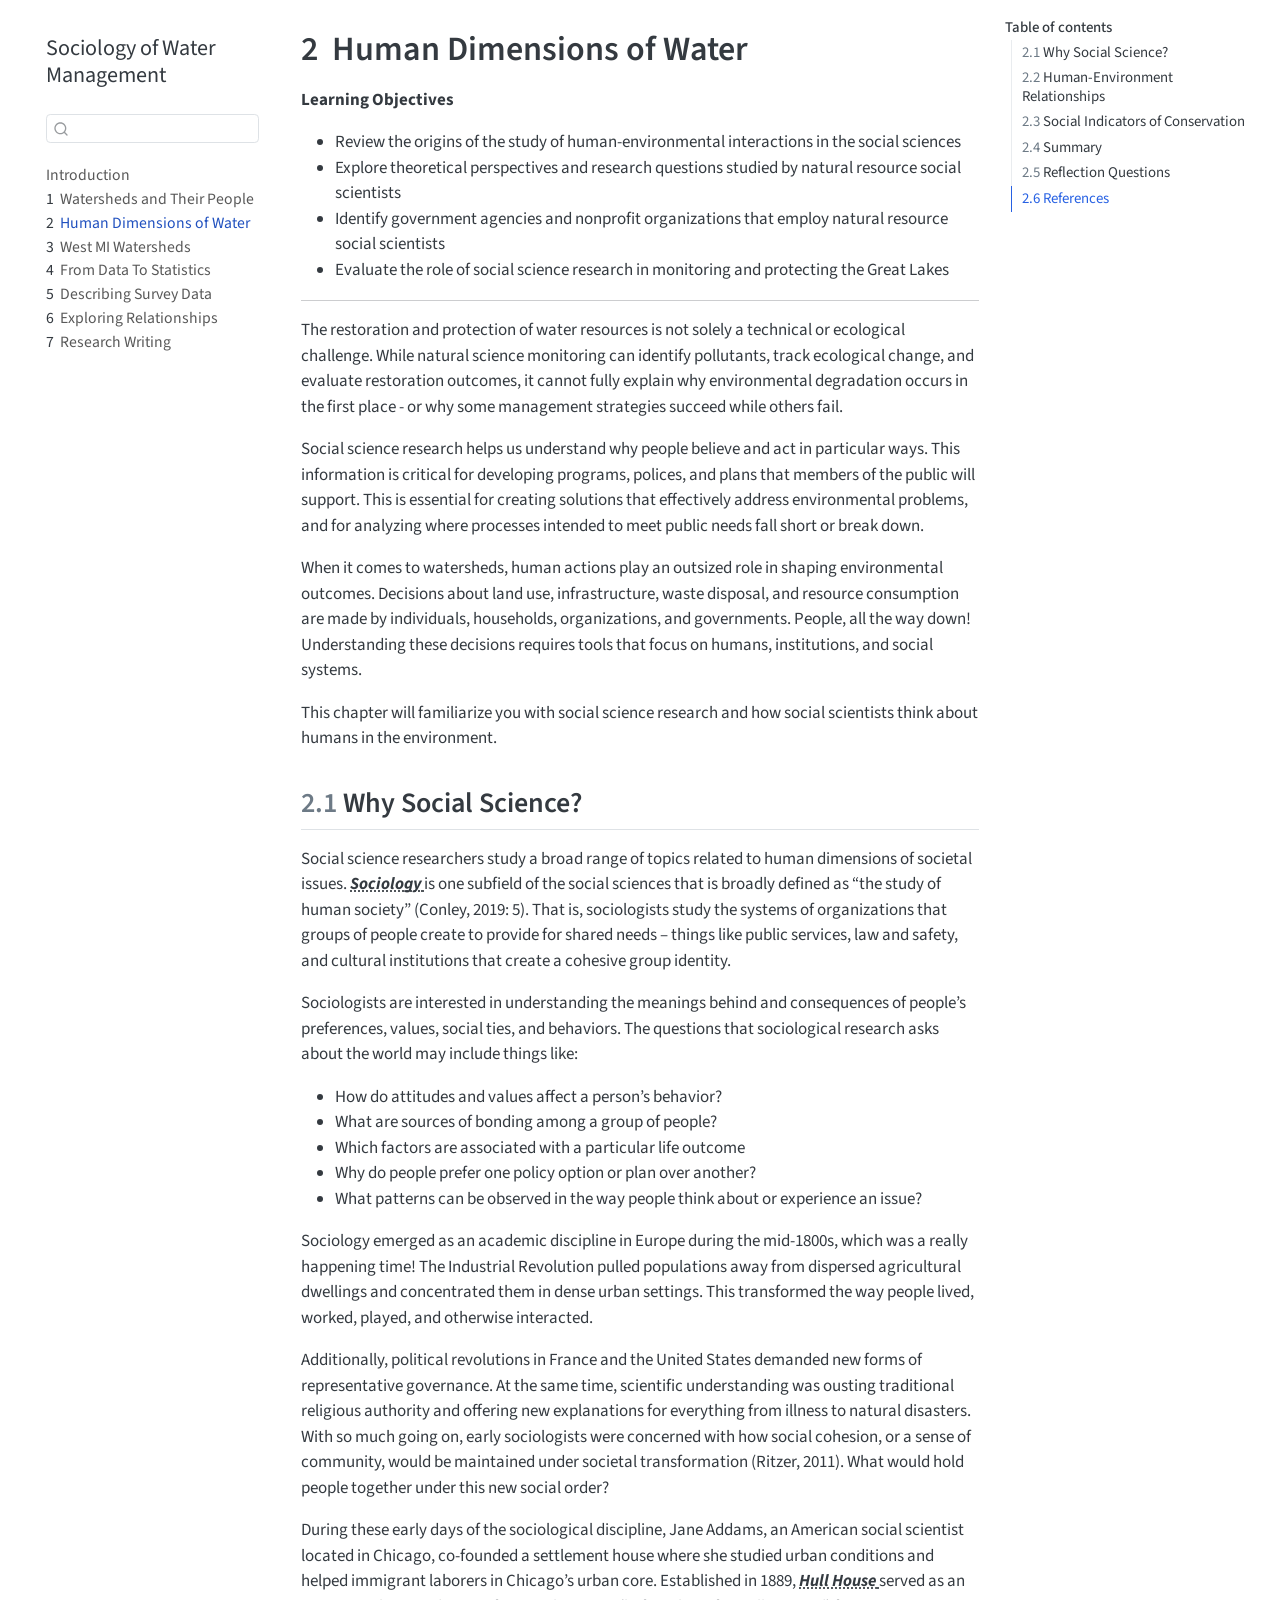
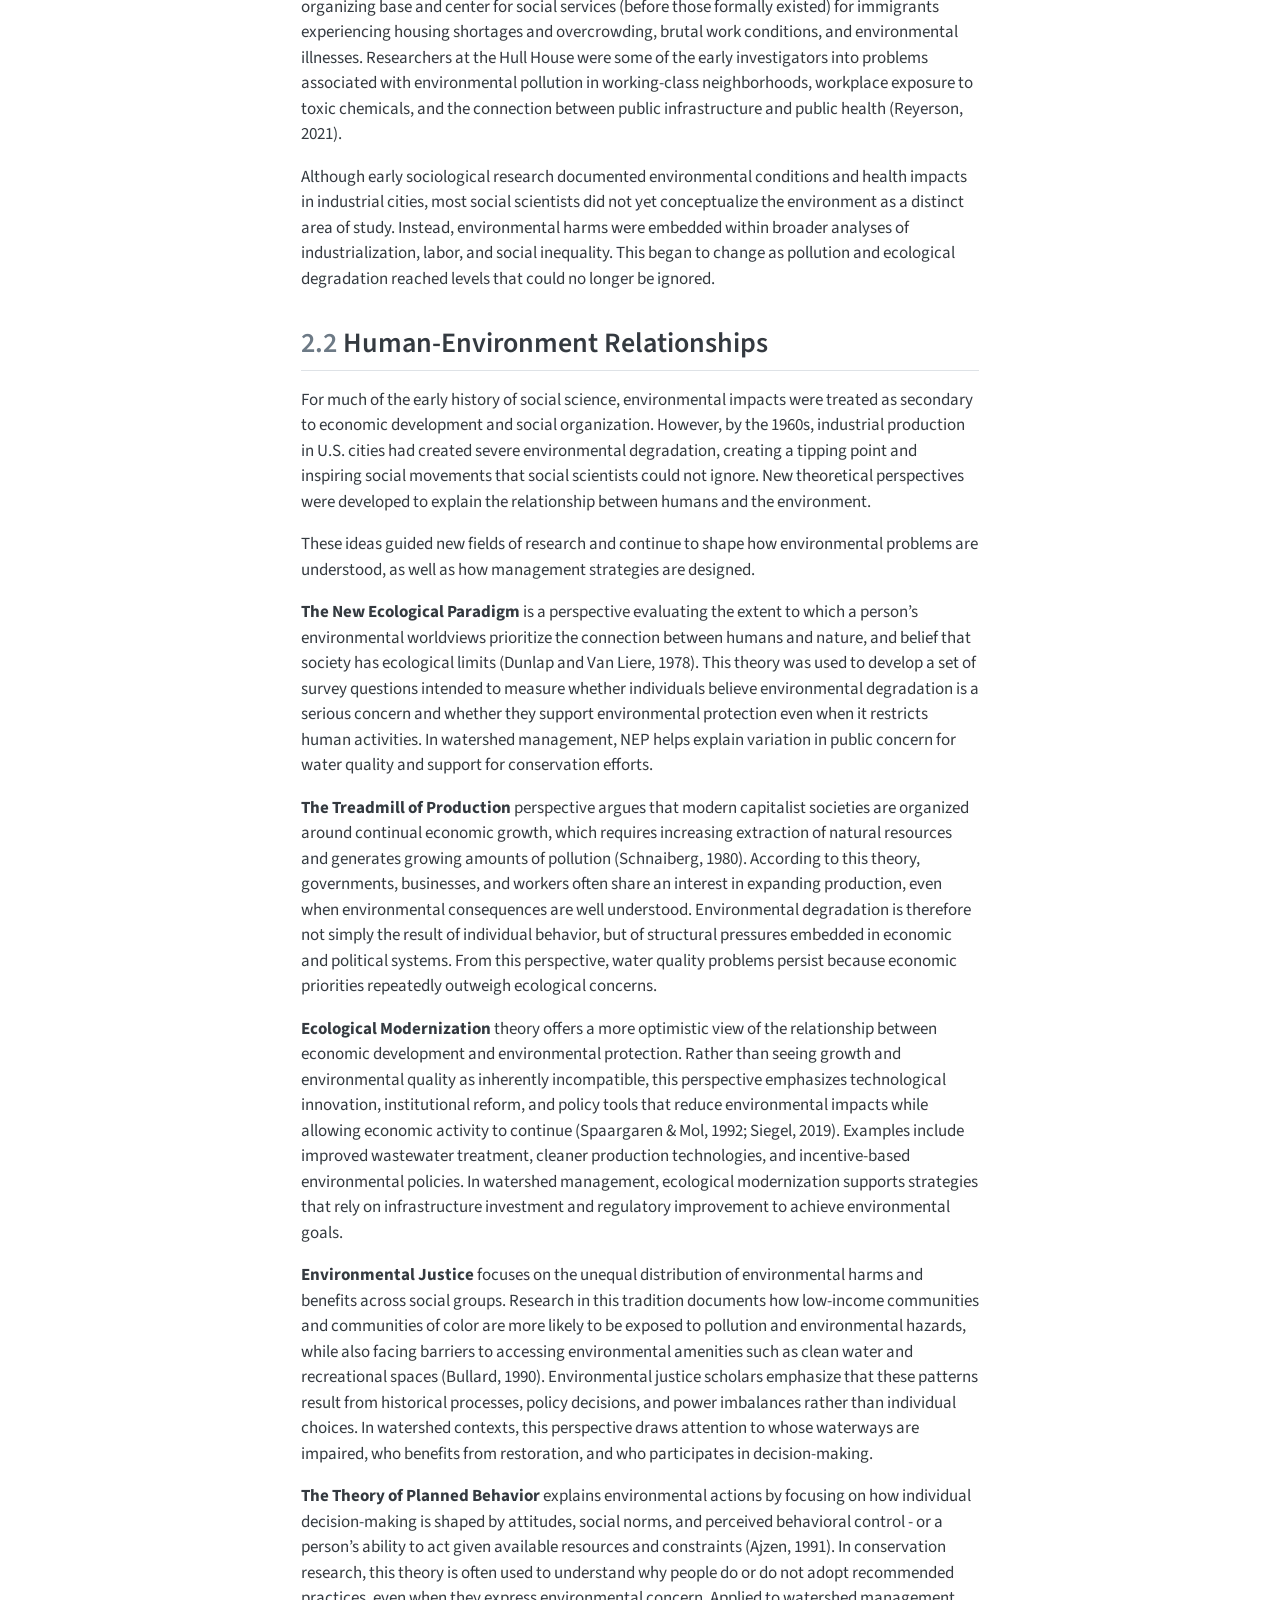
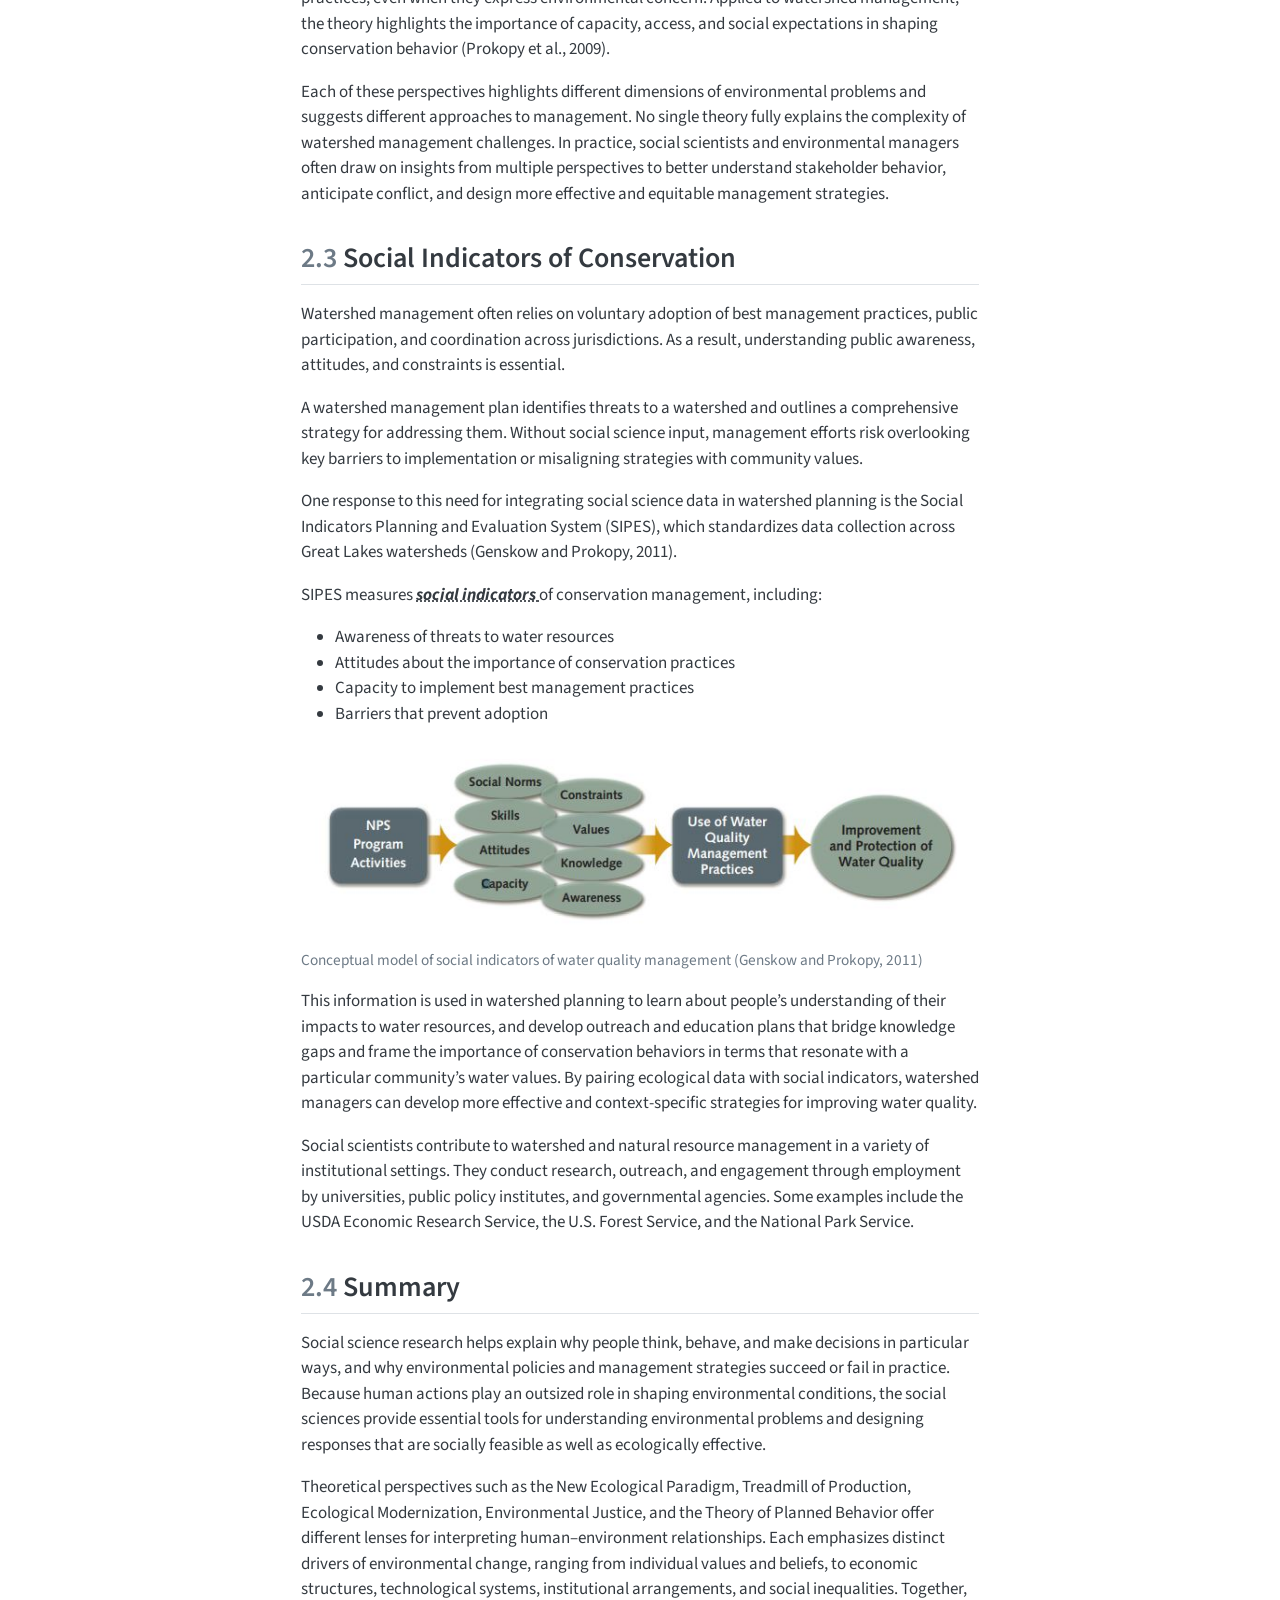
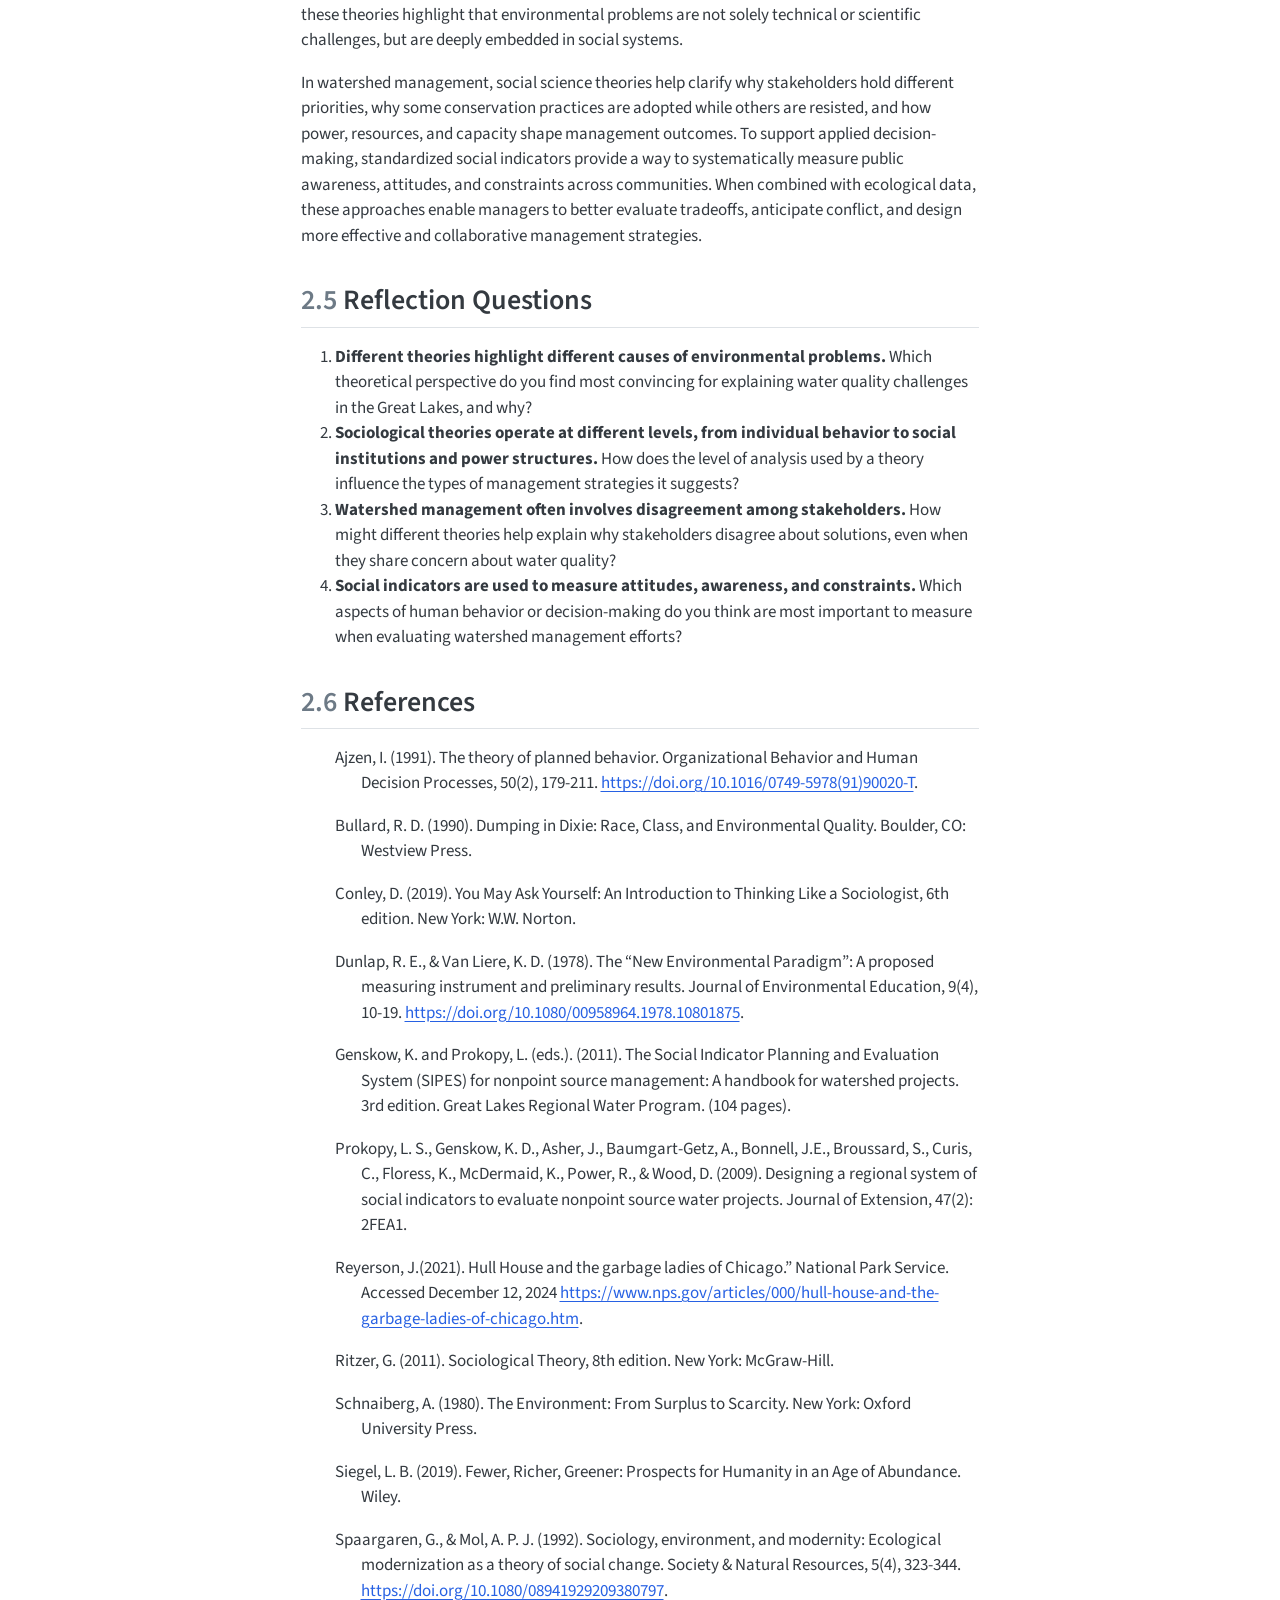
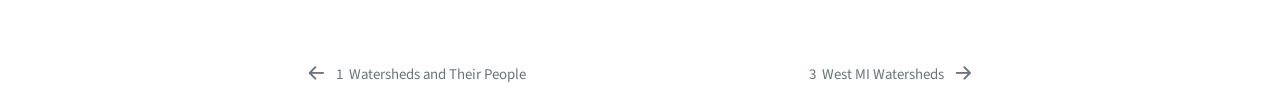
<file: _book/chapter2.html>
<!DOCTYPE html>
<html xmlns="http://www.w3.org/1999/xhtml" lang="en" xml:lang="en"><head>

<meta charset="utf-8">
<meta name="generator" content="quarto-1.8.26">

<meta name="viewport" content="width=device-width, initial-scale=1.0, user-scalable=yes">


<title>2&nbsp; Human Dimensions of Water – Sociology of Water Management</title>
<style>
code{white-space: pre-wrap;}
span.smallcaps{font-variant: small-caps;}
div.columns{display: flex; gap: min(4vw, 1.5em);}
div.column{flex: auto; overflow-x: auto;}
div.hanging-indent{margin-left: 1.5em; text-indent: -1.5em;}
ul.task-list{list-style: none;}
ul.task-list li input[type="checkbox"] {
  width: 0.8em;
  margin: 0 0.8em 0.2em -1em; /* quarto-specific, see https://github.com/quarto-dev/quarto-cli/issues/4556 */ 
  vertical-align: middle;
}
</style>


<script src="site_libs/quarto-nav/quarto-nav.js"></script>
<script src="site_libs/quarto-nav/headroom.min.js"></script>
<script src="site_libs/clipboard/clipboard.min.js"></script>
<script src="site_libs/quarto-search/autocomplete.umd.js"></script>
<script src="site_libs/quarto-search/fuse.min.js"></script>
<script src="site_libs/quarto-search/quarto-search.js"></script>
<meta name="quarto:offset" content="./">
<link href="./chapter3.html" rel="next">
<link href="./chapter1.html" rel="prev">
<script src="site_libs/quarto-html/quarto.js" type="module"></script>
<script src="site_libs/quarto-html/tabsets/tabsets.js" type="module"></script>
<script src="site_libs/quarto-html/axe/axe-check.js" type="module"></script>
<script src="site_libs/quarto-html/popper.min.js"></script>
<script src="site_libs/quarto-html/tippy.umd.min.js"></script>
<script src="site_libs/quarto-html/anchor.min.js"></script>
<link href="site_libs/quarto-html/tippy.css" rel="stylesheet">
<link href="site_libs/quarto-html/quarto-syntax-highlighting-587c61ba64f3a5504c4d52d930310e48.css" rel="stylesheet" id="quarto-text-highlighting-styles">
<script src="site_libs/bootstrap/bootstrap.min.js"></script>
<link href="site_libs/bootstrap/bootstrap-icons.css" rel="stylesheet">
<link href="site_libs/bootstrap/bootstrap-70a47bd5681a7291082a5b9f83d58762.min.css" rel="stylesheet" append-hash="true" id="quarto-bootstrap" data-mode="light">
<script id="quarto-search-options" type="application/json">{
  "location": "sidebar",
  "copy-button": false,
  "collapse-after": 3,
  "panel-placement": "start",
  "type": "textbox",
  "limit": 50,
  "keyboard-shortcut": [
    "f",
    "/",
    "s"
  ],
  "show-item-context": false,
  "language": {
    "search-no-results-text": "No results",
    "search-matching-documents-text": "matching documents",
    "search-copy-link-title": "Copy link to search",
    "search-hide-matches-text": "Hide additional matches",
    "search-more-match-text": "more match in this document",
    "search-more-matches-text": "more matches in this document",
    "search-clear-button-title": "Clear",
    "search-text-placeholder": "",
    "search-detached-cancel-button-title": "Cancel",
    "search-submit-button-title": "Submit",
    "search-label": "Search"
  }
}</script>


<link rel="stylesheet" href="references.css">
</head>

<body class="nav-sidebar floating quarto-light">

<div id="quarto-search-results"></div>
  <header id="quarto-header" class="headroom fixed-top">
  <nav class="quarto-secondary-nav">
    <div class="container-fluid d-flex">
      <button type="button" class="quarto-btn-toggle btn" data-bs-toggle="collapse" role="button" data-bs-target=".quarto-sidebar-collapse-item" aria-controls="quarto-sidebar" aria-expanded="false" aria-label="Toggle sidebar navigation" onclick="if (window.quartoToggleHeadroom) { window.quartoToggleHeadroom(); }">
        <i class="bi bi-layout-text-sidebar-reverse"></i>
      </button>
        <nav class="quarto-page-breadcrumbs" aria-label="breadcrumb"><ol class="breadcrumb"><li class="breadcrumb-item"><a href="./chapter2.html"><span class="chapter-number">2</span>&nbsp; <span class="chapter-title">Human Dimensions of Water</span></a></li></ol></nav>
        <a class="flex-grow-1" role="navigation" data-bs-toggle="collapse" data-bs-target=".quarto-sidebar-collapse-item" aria-controls="quarto-sidebar" aria-expanded="false" aria-label="Toggle sidebar navigation" onclick="if (window.quartoToggleHeadroom) { window.quartoToggleHeadroom(); }">      
        </a>
      <button type="button" class="btn quarto-search-button" aria-label="Search" onclick="window.quartoOpenSearch();">
        <i class="bi bi-search"></i>
      </button>
    </div>
  </nav>
</header>
<!-- content -->
<div id="quarto-content" class="quarto-container page-columns page-rows-contents page-layout-article">
<!-- sidebar -->
  <nav id="quarto-sidebar" class="sidebar collapse collapse-horizontal quarto-sidebar-collapse-item sidebar-navigation floating overflow-auto">
    <div class="pt-lg-2 mt-2 text-left sidebar-header">
    <div class="sidebar-title mb-0 py-0">
      <a href="./">Sociology of Water Management</a> 
    </div>
      </div>
        <div class="mt-2 flex-shrink-0 align-items-center">
        <div class="sidebar-search">
        <div id="quarto-search" class="" title="Search"></div>
        </div>
        </div>
    <div class="sidebar-menu-container"> 
    <ul class="list-unstyled mt-1">
        <li class="sidebar-item">
  <div class="sidebar-item-container"> 
  <a href="./index.html" class="sidebar-item-text sidebar-link">
 <span class="menu-text">Introduction</span></a>
  </div>
</li>
        <li class="sidebar-item">
  <div class="sidebar-item-container"> 
  <a href="./chapter1.html" class="sidebar-item-text sidebar-link">
 <span class="menu-text"><span class="chapter-number">1</span>&nbsp; <span class="chapter-title">Watersheds and Their People</span></span></a>
  </div>
</li>
        <li class="sidebar-item">
  <div class="sidebar-item-container"> 
  <a href="./chapter2.html" class="sidebar-item-text sidebar-link active">
 <span class="menu-text"><span class="chapter-number">2</span>&nbsp; <span class="chapter-title">Human Dimensions of Water</span></span></a>
  </div>
</li>
        <li class="sidebar-item">
  <div class="sidebar-item-container"> 
  <a href="./chapter3.html" class="sidebar-item-text sidebar-link">
 <span class="menu-text"><span class="chapter-number">3</span>&nbsp; <span class="chapter-title">West MI Watersheds</span></span></a>
  </div>
</li>
        <li class="sidebar-item">
  <div class="sidebar-item-container"> 
  <a href="./chapter4.html" class="sidebar-item-text sidebar-link">
 <span class="menu-text"><span class="chapter-number">4</span>&nbsp; <span class="chapter-title">From Data To Statistics</span></span></a>
  </div>
</li>
        <li class="sidebar-item">
  <div class="sidebar-item-container"> 
  <a href="./chapter5.html" class="sidebar-item-text sidebar-link">
 <span class="menu-text"><span class="chapter-number">5</span>&nbsp; <span class="chapter-title">Describing Survey Data</span></span></a>
  </div>
</li>
        <li class="sidebar-item">
  <div class="sidebar-item-container"> 
  <a href="./chapter6.html" class="sidebar-item-text sidebar-link">
 <span class="menu-text"><span class="chapter-number">6</span>&nbsp; <span class="chapter-title">Exploring Relationships</span></span></a>
  </div>
</li>
        <li class="sidebar-item">
  <div class="sidebar-item-container"> 
  <a href="./chapter7.html" class="sidebar-item-text sidebar-link">
 <span class="menu-text"><span class="chapter-number">7</span>&nbsp; <span class="chapter-title">Research Writing</span></span></a>
  </div>
</li>
    </ul>
    </div>
</nav>
<div id="quarto-sidebar-glass" class="quarto-sidebar-collapse-item" data-bs-toggle="collapse" data-bs-target=".quarto-sidebar-collapse-item"></div>
<!-- margin-sidebar -->
    <div id="quarto-margin-sidebar" class="sidebar margin-sidebar">
        <nav id="TOC" role="doc-toc" class="toc-active">
    <h2 id="toc-title">Table of contents</h2>
   
  <ul>
  <li><a href="#why-social-science" id="toc-why-social-science" class="nav-link active" data-scroll-target="#why-social-science"><span class="header-section-number">2.1</span> Why Social Science?</a></li>
  <li><a href="#human-environment-relationships" id="toc-human-environment-relationships" class="nav-link" data-scroll-target="#human-environment-relationships"><span class="header-section-number">2.2</span> Human-Environment Relationships</a></li>
  <li><a href="#social-indicators-of-conservation" id="toc-social-indicators-of-conservation" class="nav-link" data-scroll-target="#social-indicators-of-conservation"><span class="header-section-number">2.3</span> Social Indicators of Conservation</a></li>
  <li><a href="#summary" id="toc-summary" class="nav-link" data-scroll-target="#summary"><span class="header-section-number">2.4</span> Summary</a></li>
  <li><a href="#reflection-questions" id="toc-reflection-questions" class="nav-link" data-scroll-target="#reflection-questions"><span class="header-section-number">2.5</span> Reflection Questions</a></li>
  <li><a href="#references" id="toc-references" class="nav-link" data-scroll-target="#references"><span class="header-section-number">2.6</span> References</a></li>
  </ul>
</nav>
    </div>
<!-- main -->
<main class="content" id="quarto-document-content">

<header id="title-block-header" class="quarto-title-block default">
<div class="quarto-title">
<h1 class="title"><span class="chapter-number">2</span>&nbsp; <span class="chapter-title">Human Dimensions of Water</span></h1>
</div>



<div class="quarto-title-meta">

    
  
    
  </div>
  


</header>


<p><strong>Learning Objectives</strong></p>
<ul>
<li>Review the origins of the study of human-environmental interactions in the social sciences</li>
<li>Explore theoretical perspectives and research questions studied by natural resource social scientists</li>
<li>Identify government agencies and nonprofit organizations that employ natural resource social scientists</li>
<li>Evaluate the role of social science research in monitoring and protecting the Great Lakes</li>
</ul>
<hr>
<p>The restoration and protection of water resources is not solely a technical or ecological challenge. While natural science monitoring can identify pollutants, track ecological change, and evaluate restoration outcomes, it cannot fully explain why environmental degradation occurs in the first place - or why some management strategies succeed while others fail.</p>
<p>Social science research helps us understand why people believe and act in particular ways. This information is critical for developing programs, polices, and plans that members of the public will support. This is essential for creating solutions that effectively address environmental problems, and for analyzing where processes intended to meet public needs fall short or break down.</p>
<p>When it comes to watersheds, human actions play an outsized role in shaping environmental outcomes. Decisions about land use, infrastructure, waste disposal, and resource consumption are made by individuals, households, organizations, and governments. People, all the way down! Understanding these decisions requires tools that focus on humans, institutions, and social systems.</p>
<p>This chapter will familiarize you with social science research and how social scientists think about humans in the environment.</p>
<section id="why-social-science" class="level2" data-number="2.1">
<h2 data-number="2.1" class="anchored" data-anchor-id="why-social-science"><span class="header-section-number">2.1</span> Why Social Science?</h2>
<p>Social science researchers study a broad range of topics related to human dimensions of societal issues. <abbr title="The study of human society." style="font-weight: bold; text-decoration: underline dotted; cursor: help;"> <em>Sociology</em> </abbr> is one subfield of the social sciences that is broadly defined as “the study of human society” (Conley, 2019: 5). That is, sociologists study the systems of organizations that groups of people create to provide for shared needs – things like public services, law and safety, and cultural institutions that create a cohesive group identity.</p>
<p>Sociologists are interested in understanding the meanings behind and consequences of people’s preferences, values, social ties, and behaviors. The questions that sociological research asks about the world may include things like:</p>
<ul>
<li>How do attitudes and values affect a person’s behavior?</li>
<li>What are sources of bonding among a group of people?</li>
<li>Which factors are associated with a particular life outcome</li>
<li>Why do people prefer one policy option or plan over another?</li>
<li>What patterns can be observed in the way people think about or experience an issue?</li>
</ul>
<p>Sociology emerged as an academic discipline in Europe during the mid-1800s, which was a really happening time! The Industrial Revolution pulled populations away from dispersed agricultural dwellings and concentrated them in dense urban settings. This transformed the way people lived, worked, played, and otherwise interacted.</p>
<p>Additionally, political revolutions in France and the United States demanded new forms of representative governance. At the same time, scientific understanding was ousting traditional religious authority and offering new explanations for everything from illness to natural disasters. With so much going on, early sociologists were concerned with how social cohesion, or a sense of community, would be maintained under societal transformation (Ritzer, 2011). What would hold people together under this new social order?</p>
<p>During these early days of the sociological discipline, Jane Addams, an American social scientist located in Chicago, co-founded a settlement house where she studied urban conditions and helped immigrant laborers in Chicago’s urban core. Established in 1889, <abbr title="A site for community organizing, social services, and early sociological research, co-founded by Jane Addams in Chicago." style="font-weight: bold; text-decoration: underline dotted; cursor: help;"> <em>Hull House</em> </abbr> served as an organizing base and center for social services (before those formally existed) for immigrants experiencing housing shortages and overcrowding, brutal work conditions, and environmental illnesses. Researchers at the Hull House were some of the early investigators into problems associated with environmental pollution in working-class neighborhoods, workplace exposure to toxic chemicals, and the connection between public infrastructure and public health (Reyerson, 2021).</p>
<p>Although early sociological research documented environmental conditions and health impacts in industrial cities, most social scientists did not yet conceptualize the environment as a distinct area of study. Instead, environmental harms were embedded within broader analyses of industrialization, labor, and social inequality. This began to change as pollution and ecological degradation reached levels that could no longer be ignored.</p>
</section>
<section id="human-environment-relationships" class="level2" data-number="2.2">
<h2 data-number="2.2" class="anchored" data-anchor-id="human-environment-relationships"><span class="header-section-number">2.2</span> Human-Environment Relationships</h2>
<p>For much of the early history of social science, environmental impacts were treated as secondary to economic development and social organization. However, by the 1960s, industrial production in U.S. cities had created severe environmental degradation, creating a tipping point and inspiring social movements that social scientists could not ignore. New theoretical perspectives were developed to explain the relationship between humans and the environment.</p>
<p>These ideas guided new fields of research and continue to shape how environmental problems are understood, as well as how management strategies are designed.</p>
<p><strong>The New Ecological Paradigm</strong> is a perspective evaluating the extent to which a person’s environmental worldviews prioritize the connection between humans and nature, and belief that society has ecological limits (Dunlap and Van Liere, 1978). This theory was used to develop a set of survey questions intended to measure whether individuals believe environmental degradation is a serious concern and whether they support environmental protection even when it restricts human activities. In watershed management, NEP helps explain variation in public concern for water quality and support for conservation efforts.</p>
<p><strong>The Treadmill of Production</strong> perspective argues that modern capitalist societies are organized around continual economic growth, which requires increasing extraction of natural resources and generates growing amounts of pollution (Schnaiberg, 1980). According to this theory, governments, businesses, and workers often share an interest in expanding production, even when environmental consequences are well understood. Environmental degradation is therefore not simply the result of individual behavior, but of structural pressures embedded in economic and political systems. From this perspective, water quality problems persist because economic priorities repeatedly outweigh ecological concerns.</p>
<p><strong>Ecological Modernization</strong> theory offers a more optimistic view of the relationship between economic development and environmental protection. Rather than seeing growth and environmental quality as inherently incompatible, this perspective emphasizes technological innovation, institutional reform, and policy tools that reduce environmental impacts while allowing economic activity to continue (Spaargaren &amp; Mol, 1992; Siegel, 2019). Examples include improved wastewater treatment, cleaner production technologies, and incentive-based environmental policies. In watershed management, ecological modernization supports strategies that rely on infrastructure investment and regulatory improvement to achieve environmental goals.</p>
<p><strong>Environmental Justice</strong> focuses on the unequal distribution of environmental harms and benefits across social groups. Research in this tradition documents how low-income communities and communities of color are more likely to be exposed to pollution and environmental hazards, while also facing barriers to accessing environmental amenities such as clean water and recreational spaces (Bullard, 1990). Environmental justice scholars emphasize that these patterns result from historical processes, policy decisions, and power imbalances rather than individual choices. In watershed contexts, this perspective draws attention to whose waterways are impaired, who benefits from restoration, and who participates in decision-making.</p>
<p><strong>The Theory of Planned Behavior</strong> explains environmental actions by focusing on how individual decision-making is shaped by attitudes, social norms, and perceived behavioral control - or a person’s ability to act given available resources and constraints (Ajzen, 1991). In conservation research, this theory is often used to understand why people do or do not adopt recommended practices, even when they express environmental concern. Applied to watershed management, the theory highlights the importance of capacity, access, and social expectations in shaping conservation behavior (Prokopy et al., 2009).</p>
<p>Each of these perspectives highlights different dimensions of environmental problems and suggests different approaches to management. No single theory fully explains the complexity of watershed management challenges. In practice, social scientists and environmental managers often draw on insights from multiple perspectives to better understand stakeholder behavior, anticipate conflict, and design more effective and equitable management strategies.</p>
</section>
<section id="social-indicators-of-conservation" class="level2" data-number="2.3">
<h2 data-number="2.3" class="anchored" data-anchor-id="social-indicators-of-conservation"><span class="header-section-number">2.3</span> Social Indicators of Conservation</h2>
<p>Watershed management often relies on voluntary adoption of best management practices, public participation, and coordination across jurisdictions. As a result, understanding public awareness, attitudes, and constraints is essential.</p>
<p>A watershed management plan identifies threats to a watershed and outlines a comprehensive strategy for addressing them. Without social science input, management efforts risk overlooking key barriers to implementation or misaligning strategies with community values.</p>
<p>One response to this need for integrating social science data in watershed planning is the Social Indicators Planning and Evaluation System (SIPES), which standardizes data collection across Great Lakes watersheds (Genskow and Prokopy, 2011).</p>
<p>SIPES measures <abbr title="Standardized survey questions that provide social science data for use in watershed planning." style="font-weight: bold; text-decoration: underline dotted; cursor: help;"> <em>social indicators</em> </abbr> of conservation management, including:</p>
<ul>
<li>Awareness of threats to water resources</li>
<li>Attitudes about the importance of conservation practices</li>
<li>Capacity to implement best management practices</li>
<li>Barriers that prevent adoption</li>
</ul>
<div class="quarto-figure quarto-figure-center">
<figure class="figure">
<p><img src="images/sipes.JPG" class="img-fluid figure-img" alt="A diagram showing relationships between factors in the Theory of Planned Behavior framework used by SIPES."></p>
<figcaption>Conceptual model of social indicators of water quality management (Genskow and Prokopy, 2011)</figcaption>
</figure>
</div>
<p>This information is used in watershed planning to learn about people’s understanding of their impacts to water resources, and develop outreach and education plans that bridge knowledge gaps and frame the importance of conservation behaviors in terms that resonate with a particular community’s water values. By pairing ecological data with social indicators, watershed managers can develop more effective and context-specific strategies for improving water quality.</p>
<p>Social scientists contribute to watershed and natural resource management in a variety of institutional settings. They conduct research, outreach, and engagement through employment by universities, public policy institutes, and governmental agencies. Some examples include the USDA Economic Research Service, the U.S. Forest Service, and the National Park Service.</p>
</section>
<section id="summary" class="level2" data-number="2.4">
<h2 data-number="2.4" class="anchored" data-anchor-id="summary"><span class="header-section-number">2.4</span> Summary</h2>
<p>Social science research helps explain why people think, behave, and make decisions in particular ways, and why environmental policies and management strategies succeed or fail in practice. Because human actions play an outsized role in shaping environmental conditions, the social sciences provide essential tools for understanding environmental problems and designing responses that are socially feasible as well as ecologically effective.</p>
<p>Theoretical perspectives such as the New Ecological Paradigm, Treadmill of Production, Ecological Modernization, Environmental Justice, and the Theory of Planned Behavior offer different lenses for interpreting human–environment relationships. Each emphasizes distinct drivers of environmental change, ranging from individual values and beliefs, to economic structures, technological systems, institutional arrangements, and social inequalities. Together, these theories highlight that environmental problems are not solely technical or scientific challenges, but are deeply embedded in social systems.</p>
<p>In watershed management, social science theories help clarify why stakeholders hold different priorities, why some conservation practices are adopted while others are resisted, and how power, resources, and capacity shape management outcomes. To support applied decision-making, standardized social indicators provide a way to systematically measure public awareness, attitudes, and constraints across communities. When combined with ecological data, these approaches enable managers to better evaluate tradeoffs, anticipate conflict, and design more effective and collaborative management strategies.</p>
</section>
<section id="reflection-questions" class="level2" data-number="2.5">
<h2 data-number="2.5" class="anchored" data-anchor-id="reflection-questions"><span class="header-section-number">2.5</span> Reflection Questions</h2>
<ol type="1">
<li><strong>Different theories highlight different causes of environmental problems.</strong> Which theoretical perspective do you find most convincing for explaining water quality challenges in the Great Lakes, and why?</li>
<li><strong>Sociological theories operate at different levels, from individual behavior to social institutions and power structures.</strong> How does the level of analysis used by a theory influence the types of management strategies it suggests?</li>
<li><strong>Watershed management often involves disagreement among stakeholders.</strong> How might different theories help explain why stakeholders disagree about solutions, even when they share concern about water quality?</li>
<li><strong>Social indicators are used to measure attitudes, awareness, and constraints.</strong> Which aspects of human behavior or decision-making do you think are most important to measure when evaluating watershed management efforts?</li>
</ol>
</section>
<section id="references" class="level2" data-number="2.6">
<h2 data-number="2.6" class="anchored" data-anchor-id="references"><span class="header-section-number">2.6</span> References</h2>
<div class="references">
<ul>
<li><p>Ajzen, I. (1991). The theory of planned behavior. Organizational Behavior and Human Decision Processes, 50(2), 179-211. <a href="https://doi.org/10.1016/0749-5978(91)90020-T" class="uri">https://doi.org/10.1016/0749-5978(91)90020-T</a>.</p></li>
<li><p>Bullard, R. D. (1990). Dumping in Dixie: Race, Class, and Environmental Quality. Boulder, CO: Westview Press.</p></li>
<li><p>Conley, D. (2019). You May Ask Yourself: An Introduction to Thinking Like a Sociologist, 6th edition. New York: W.W. Norton.</p></li>
<li><p>Dunlap, R. E., &amp; Van Liere, K. D. (1978). The “New Environmental Paradigm”: A proposed measuring instrument and preliminary results. Journal of Environmental Education, 9(4), 10-19. <a href="https://doi.org/10.1080/00958964.1978.10801875" class="uri">https://doi.org/10.1080/00958964.1978.10801875</a>.</p></li>
<li><p>Genskow, K. and Prokopy, L. (eds.). (2011). The Social Indicator Planning and Evaluation System (SIPES) for nonpoint source management: A handbook for watershed projects. 3rd edition. Great Lakes Regional Water Program. (104 pages).</p></li>
<li><p>Prokopy, L. S., Genskow, K. D., Asher, J., Baumgart-Getz, A., Bonnell, J.E., Broussard, S., Curis, C., Floress, K., McDermaid, K., Power, R., &amp; Wood, D. (2009). Designing a regional system of social indicators to evaluate nonpoint source water projects. Journal of Extension, 47(2): 2FEA1.</p></li>
<li><p>Reyerson, J.(2021). Hull House and the garbage ladies of Chicago.” National Park Service. Accessed December 12, 2024 <a href="https://www.nps.gov/articles/000/hull-house-and-the-garbage-ladies-of-chicago.htm" class="uri">https://www.nps.gov/articles/000/hull-house-and-the-garbage-ladies-of-chicago.htm</a>.</p></li>
<li><p>Ritzer, G. (2011). Sociological Theory, 8th edition. New York: McGraw-Hill.</p></li>
<li><p>Schnaiberg, A. (1980). The Environment: From Surplus to Scarcity. New York: Oxford University Press.</p></li>
<li><p>Siegel, L. B. (2019). Fewer, Richer, Greener: Prospects for Humanity in an Age of Abundance. Wiley.</p></li>
<li><p>Spaargaren, G., &amp; Mol, A. P. J. (1992). Sociology, environment, and modernity: Ecological modernization as a theory of social change. Society &amp; Natural Resources, 5(4), 323-344. <a href="https://doi.org/10.1080/08941929209380797" class="uri">https://doi.org/10.1080/08941929209380797</a>.</p></li>
</ul>
</div>


</section>

</main> <!-- /main -->
<script id="quarto-html-after-body" type="application/javascript">
  window.document.addEventListener("DOMContentLoaded", function (event) {
    const icon = "";
    const anchorJS = new window.AnchorJS();
    anchorJS.options = {
      placement: 'right',
      icon: icon
    };
    anchorJS.add('.anchored');
    const isCodeAnnotation = (el) => {
      for (const clz of el.classList) {
        if (clz.startsWith('code-annotation-')) {                     
          return true;
        }
      }
      return false;
    }
    const onCopySuccess = function(e) {
      // button target
      const button = e.trigger;
      // don't keep focus
      button.blur();
      // flash "checked"
      button.classList.add('code-copy-button-checked');
      var currentTitle = button.getAttribute("title");
      button.setAttribute("title", "Copied!");
      let tooltip;
      if (window.bootstrap) {
        button.setAttribute("data-bs-toggle", "tooltip");
        button.setAttribute("data-bs-placement", "left");
        button.setAttribute("data-bs-title", "Copied!");
        tooltip = new bootstrap.Tooltip(button, 
          { trigger: "manual", 
            customClass: "code-copy-button-tooltip",
            offset: [0, -8]});
        tooltip.show();    
      }
      setTimeout(function() {
        if (tooltip) {
          tooltip.hide();
          button.removeAttribute("data-bs-title");
          button.removeAttribute("data-bs-toggle");
          button.removeAttribute("data-bs-placement");
        }
        button.setAttribute("title", currentTitle);
        button.classList.remove('code-copy-button-checked');
      }, 1000);
      // clear code selection
      e.clearSelection();
    }
    const getTextToCopy = function(trigger) {
      const outerScaffold = trigger.parentElement.cloneNode(true);
      const codeEl = outerScaffold.querySelector('code');
      for (const childEl of codeEl.children) {
        if (isCodeAnnotation(childEl)) {
          childEl.remove();
        }
      }
      return codeEl.innerText;
    }
    const clipboard = new window.ClipboardJS('.code-copy-button:not([data-in-quarto-modal])', {
      text: getTextToCopy
    });
    clipboard.on('success', onCopySuccess);
    if (window.document.getElementById('quarto-embedded-source-code-modal')) {
      const clipboardModal = new window.ClipboardJS('.code-copy-button[data-in-quarto-modal]', {
        text: getTextToCopy,
        container: window.document.getElementById('quarto-embedded-source-code-modal')
      });
      clipboardModal.on('success', onCopySuccess);
    }
      var localhostRegex = new RegExp(/^(?:http|https):\/\/localhost\:?[0-9]*\//);
      var mailtoRegex = new RegExp(/^mailto:/);
        var filterRegex = new RegExp('/' + window.location.host + '/');
      var isInternal = (href) => {
          return filterRegex.test(href) || localhostRegex.test(href) || mailtoRegex.test(href);
      }
      // Inspect non-navigation links and adorn them if external
     var links = window.document.querySelectorAll('a[href]:not(.nav-link):not(.navbar-brand):not(.toc-action):not(.sidebar-link):not(.sidebar-item-toggle):not(.pagination-link):not(.no-external):not([aria-hidden]):not(.dropdown-item):not(.quarto-navigation-tool):not(.about-link)');
      for (var i=0; i<links.length; i++) {
        const link = links[i];
        if (!isInternal(link.href)) {
          // undo the damage that might have been done by quarto-nav.js in the case of
          // links that we want to consider external
          if (link.dataset.originalHref !== undefined) {
            link.href = link.dataset.originalHref;
          }
        }
      }
    function tippyHover(el, contentFn, onTriggerFn, onUntriggerFn) {
      const config = {
        allowHTML: true,
        maxWidth: 500,
        delay: 100,
        arrow: false,
        appendTo: function(el) {
            return el.parentElement;
        },
        interactive: true,
        interactiveBorder: 10,
        theme: 'quarto',
        placement: 'bottom-start',
      };
      if (contentFn) {
        config.content = contentFn;
      }
      if (onTriggerFn) {
        config.onTrigger = onTriggerFn;
      }
      if (onUntriggerFn) {
        config.onUntrigger = onUntriggerFn;
      }
      window.tippy(el, config); 
    }
    const noterefs = window.document.querySelectorAll('a[role="doc-noteref"]');
    for (var i=0; i<noterefs.length; i++) {
      const ref = noterefs[i];
      tippyHover(ref, function() {
        // use id or data attribute instead here
        let href = ref.getAttribute('data-footnote-href') || ref.getAttribute('href');
        try { href = new URL(href).hash; } catch {}
        const id = href.replace(/^#\/?/, "");
        const note = window.document.getElementById(id);
        if (note) {
          return note.innerHTML;
        } else {
          return "";
        }
      });
    }
    const xrefs = window.document.querySelectorAll('a.quarto-xref');
    const processXRef = (id, note) => {
      // Strip column container classes
      const stripColumnClz = (el) => {
        el.classList.remove("page-full", "page-columns");
        if (el.children) {
          for (const child of el.children) {
            stripColumnClz(child);
          }
        }
      }
      stripColumnClz(note)
      if (id === null || id.startsWith('sec-')) {
        // Special case sections, only their first couple elements
        const container = document.createElement("div");
        if (note.children && note.children.length > 2) {
          container.appendChild(note.children[0].cloneNode(true));
          for (let i = 1; i < note.children.length; i++) {
            const child = note.children[i];
            if (child.tagName === "P" && child.innerText === "") {
              continue;
            } else {
              container.appendChild(child.cloneNode(true));
              break;
            }
          }
          if (window.Quarto?.typesetMath) {
            window.Quarto.typesetMath(container);
          }
          return container.innerHTML
        } else {
          if (window.Quarto?.typesetMath) {
            window.Quarto.typesetMath(note);
          }
          return note.innerHTML;
        }
      } else {
        // Remove any anchor links if they are present
        const anchorLink = note.querySelector('a.anchorjs-link');
        if (anchorLink) {
          anchorLink.remove();
        }
        if (window.Quarto?.typesetMath) {
          window.Quarto.typesetMath(note);
        }
        if (note.classList.contains("callout")) {
          return note.outerHTML;
        } else {
          return note.innerHTML;
        }
      }
    }
    for (var i=0; i<xrefs.length; i++) {
      const xref = xrefs[i];
      tippyHover(xref, undefined, function(instance) {
        instance.disable();
        let url = xref.getAttribute('href');
        let hash = undefined; 
        if (url.startsWith('#')) {
          hash = url;
        } else {
          try { hash = new URL(url).hash; } catch {}
        }
        if (hash) {
          const id = hash.replace(/^#\/?/, "");
          const note = window.document.getElementById(id);
          if (note !== null) {
            try {
              const html = processXRef(id, note.cloneNode(true));
              instance.setContent(html);
            } finally {
              instance.enable();
              instance.show();
            }
          } else {
            // See if we can fetch this
            fetch(url.split('#')[0])
            .then(res => res.text())
            .then(html => {
              const parser = new DOMParser();
              const htmlDoc = parser.parseFromString(html, "text/html");
              const note = htmlDoc.getElementById(id);
              if (note !== null) {
                const html = processXRef(id, note);
                instance.setContent(html);
              } 
            }).finally(() => {
              instance.enable();
              instance.show();
            });
          }
        } else {
          // See if we can fetch a full url (with no hash to target)
          // This is a special case and we should probably do some content thinning / targeting
          fetch(url)
          .then(res => res.text())
          .then(html => {
            const parser = new DOMParser();
            const htmlDoc = parser.parseFromString(html, "text/html");
            const note = htmlDoc.querySelector('main.content');
            if (note !== null) {
              // This should only happen for chapter cross references
              // (since there is no id in the URL)
              // remove the first header
              if (note.children.length > 0 && note.children[0].tagName === "HEADER") {
                note.children[0].remove();
              }
              const html = processXRef(null, note);
              instance.setContent(html);
            } 
          }).finally(() => {
            instance.enable();
            instance.show();
          });
        }
      }, function(instance) {
      });
    }
        let selectedAnnoteEl;
        const selectorForAnnotation = ( cell, annotation) => {
          let cellAttr = 'data-code-cell="' + cell + '"';
          let lineAttr = 'data-code-annotation="' +  annotation + '"';
          const selector = 'span[' + cellAttr + '][' + lineAttr + ']';
          return selector;
        }
        const selectCodeLines = (annoteEl) => {
          const doc = window.document;
          const targetCell = annoteEl.getAttribute("data-target-cell");
          const targetAnnotation = annoteEl.getAttribute("data-target-annotation");
          const annoteSpan = window.document.querySelector(selectorForAnnotation(targetCell, targetAnnotation));
          const lines = annoteSpan.getAttribute("data-code-lines").split(",");
          const lineIds = lines.map((line) => {
            return targetCell + "-" + line;
          })
          let top = null;
          let height = null;
          let parent = null;
          if (lineIds.length > 0) {
              //compute the position of the single el (top and bottom and make a div)
              const el = window.document.getElementById(lineIds[0]);
              top = el.offsetTop;
              height = el.offsetHeight;
              parent = el.parentElement.parentElement;
            if (lineIds.length > 1) {
              const lastEl = window.document.getElementById(lineIds[lineIds.length - 1]);
              const bottom = lastEl.offsetTop + lastEl.offsetHeight;
              height = bottom - top;
            }
            if (top !== null && height !== null && parent !== null) {
              // cook up a div (if necessary) and position it 
              let div = window.document.getElementById("code-annotation-line-highlight");
              if (div === null) {
                div = window.document.createElement("div");
                div.setAttribute("id", "code-annotation-line-highlight");
                div.style.position = 'absolute';
                parent.appendChild(div);
              }
              div.style.top = top - 2 + "px";
              div.style.height = height + 4 + "px";
              div.style.left = 0;
              let gutterDiv = window.document.getElementById("code-annotation-line-highlight-gutter");
              if (gutterDiv === null) {
                gutterDiv = window.document.createElement("div");
                gutterDiv.setAttribute("id", "code-annotation-line-highlight-gutter");
                gutterDiv.style.position = 'absolute';
                const codeCell = window.document.getElementById(targetCell);
                const gutter = codeCell.querySelector('.code-annotation-gutter');
                gutter.appendChild(gutterDiv);
              }
              gutterDiv.style.top = top - 2 + "px";
              gutterDiv.style.height = height + 4 + "px";
            }
            selectedAnnoteEl = annoteEl;
          }
        };
        const unselectCodeLines = () => {
          const elementsIds = ["code-annotation-line-highlight", "code-annotation-line-highlight-gutter"];
          elementsIds.forEach((elId) => {
            const div = window.document.getElementById(elId);
            if (div) {
              div.remove();
            }
          });
          selectedAnnoteEl = undefined;
        };
          // Handle positioning of the toggle
      window.addEventListener(
        "resize",
        throttle(() => {
          elRect = undefined;
          if (selectedAnnoteEl) {
            selectCodeLines(selectedAnnoteEl);
          }
        }, 10)
      );
      function throttle(fn, ms) {
      let throttle = false;
      let timer;
        return (...args) => {
          if(!throttle) { // first call gets through
              fn.apply(this, args);
              throttle = true;
          } else { // all the others get throttled
              if(timer) clearTimeout(timer); // cancel #2
              timer = setTimeout(() => {
                fn.apply(this, args);
                timer = throttle = false;
              }, ms);
          }
        };
      }
        // Attach click handler to the DT
        const annoteDls = window.document.querySelectorAll('dt[data-target-cell]');
        for (const annoteDlNode of annoteDls) {
          annoteDlNode.addEventListener('click', (event) => {
            const clickedEl = event.target;
            if (clickedEl !== selectedAnnoteEl) {
              unselectCodeLines();
              const activeEl = window.document.querySelector('dt[data-target-cell].code-annotation-active');
              if (activeEl) {
                activeEl.classList.remove('code-annotation-active');
              }
              selectCodeLines(clickedEl);
              clickedEl.classList.add('code-annotation-active');
            } else {
              // Unselect the line
              unselectCodeLines();
              clickedEl.classList.remove('code-annotation-active');
            }
          });
        }
    const findCites = (el) => {
      const parentEl = el.parentElement;
      if (parentEl) {
        const cites = parentEl.dataset.cites;
        if (cites) {
          return {
            el,
            cites: cites.split(' ')
          };
        } else {
          return findCites(el.parentElement)
        }
      } else {
        return undefined;
      }
    };
    var bibliorefs = window.document.querySelectorAll('a[role="doc-biblioref"]');
    for (var i=0; i<bibliorefs.length; i++) {
      const ref = bibliorefs[i];
      const citeInfo = findCites(ref);
      if (citeInfo) {
        tippyHover(citeInfo.el, function() {
          var popup = window.document.createElement('div');
          citeInfo.cites.forEach(function(cite) {
            var citeDiv = window.document.createElement('div');
            citeDiv.classList.add('hanging-indent');
            citeDiv.classList.add('csl-entry');
            var biblioDiv = window.document.getElementById('ref-' + cite);
            if (biblioDiv) {
              citeDiv.innerHTML = biblioDiv.innerHTML;
            }
            popup.appendChild(citeDiv);
          });
          return popup.innerHTML;
        });
      }
    }
  });
  </script>
<nav class="page-navigation">
  <div class="nav-page nav-page-previous">
      <a href="./chapter1.html" class="pagination-link" aria-label="Watersheds and Their People">
        <i class="bi bi-arrow-left-short"></i> <span class="nav-page-text"><span class="chapter-number">1</span>&nbsp; <span class="chapter-title">Watersheds and Their People</span></span>
      </a>          
  </div>
  <div class="nav-page nav-page-next">
      <a href="./chapter3.html" class="pagination-link" aria-label="West MI Watersheds">
        <span class="nav-page-text"><span class="chapter-number">3</span>&nbsp; <span class="chapter-title">West MI Watersheds</span></span> <i class="bi bi-arrow-right-short"></i>
      </a>
  </div>
</nav>
</div> <!-- /content -->




</body></html>
</file>
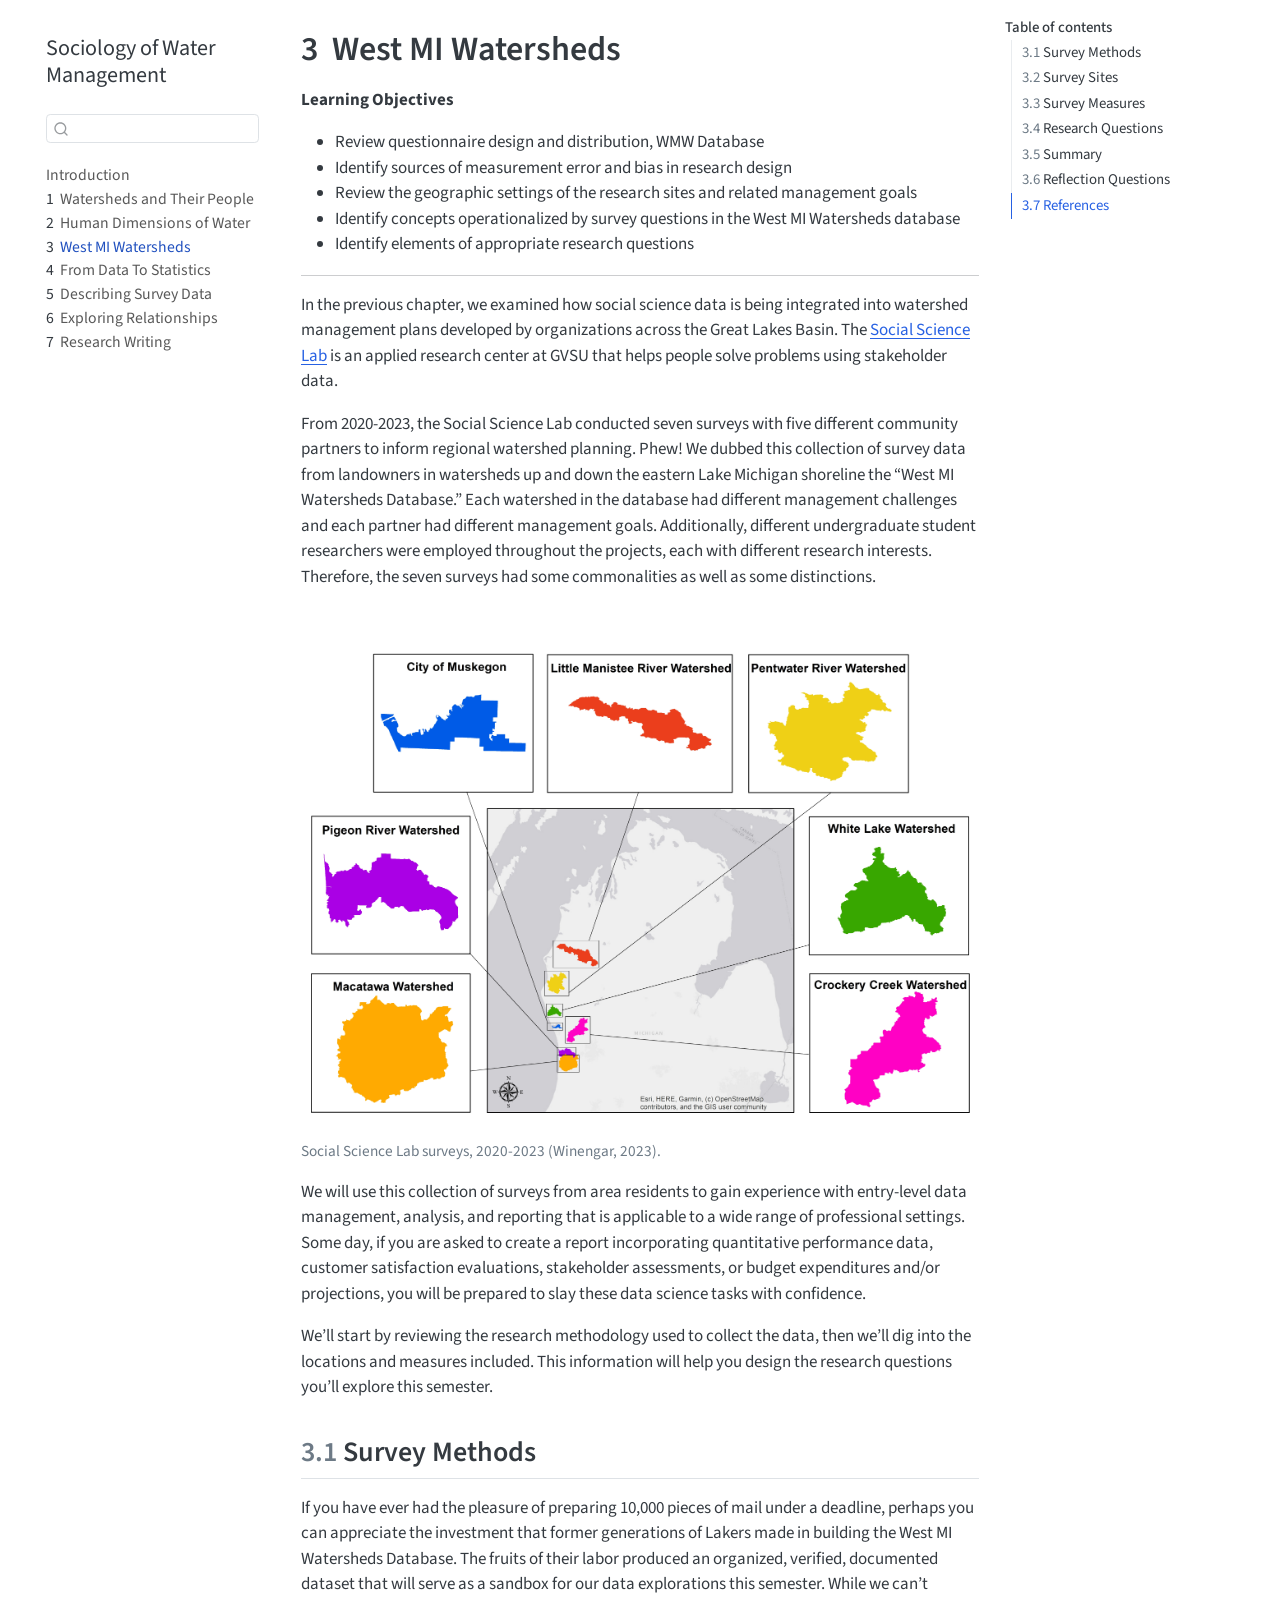
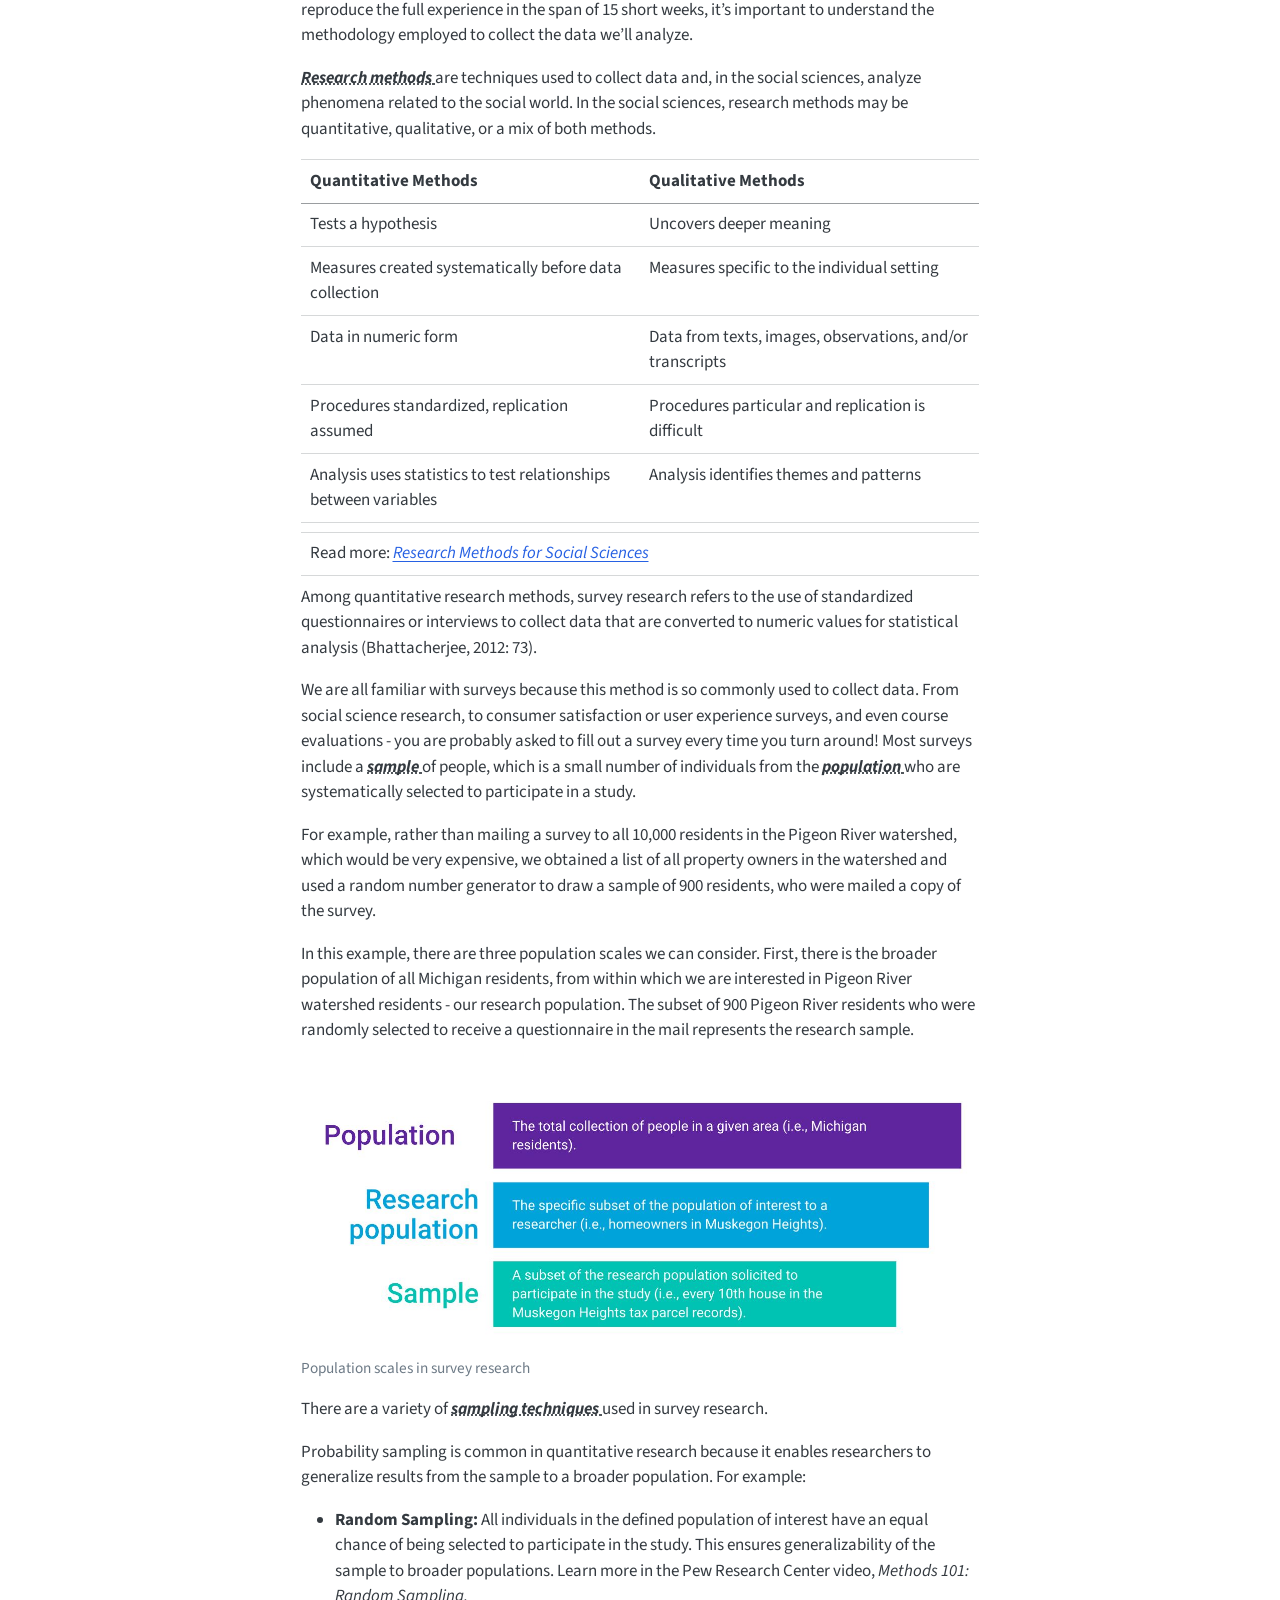
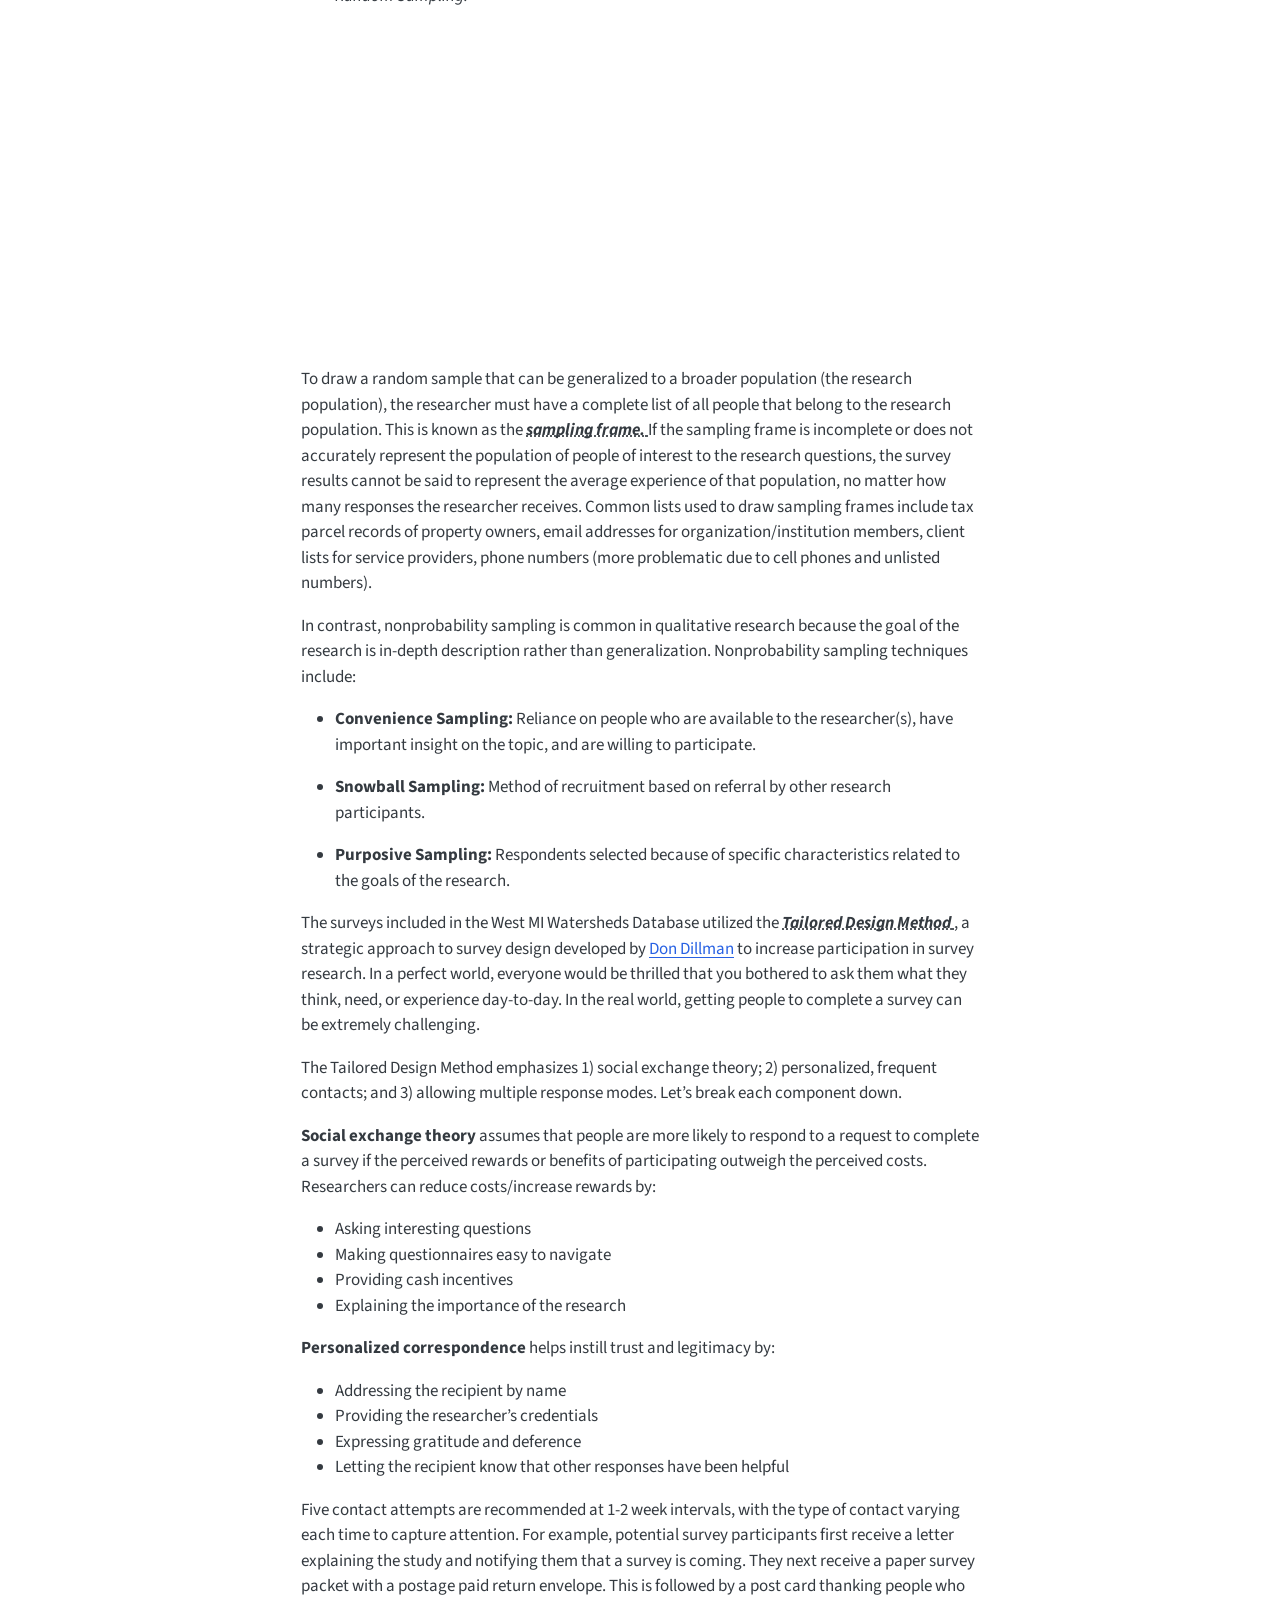
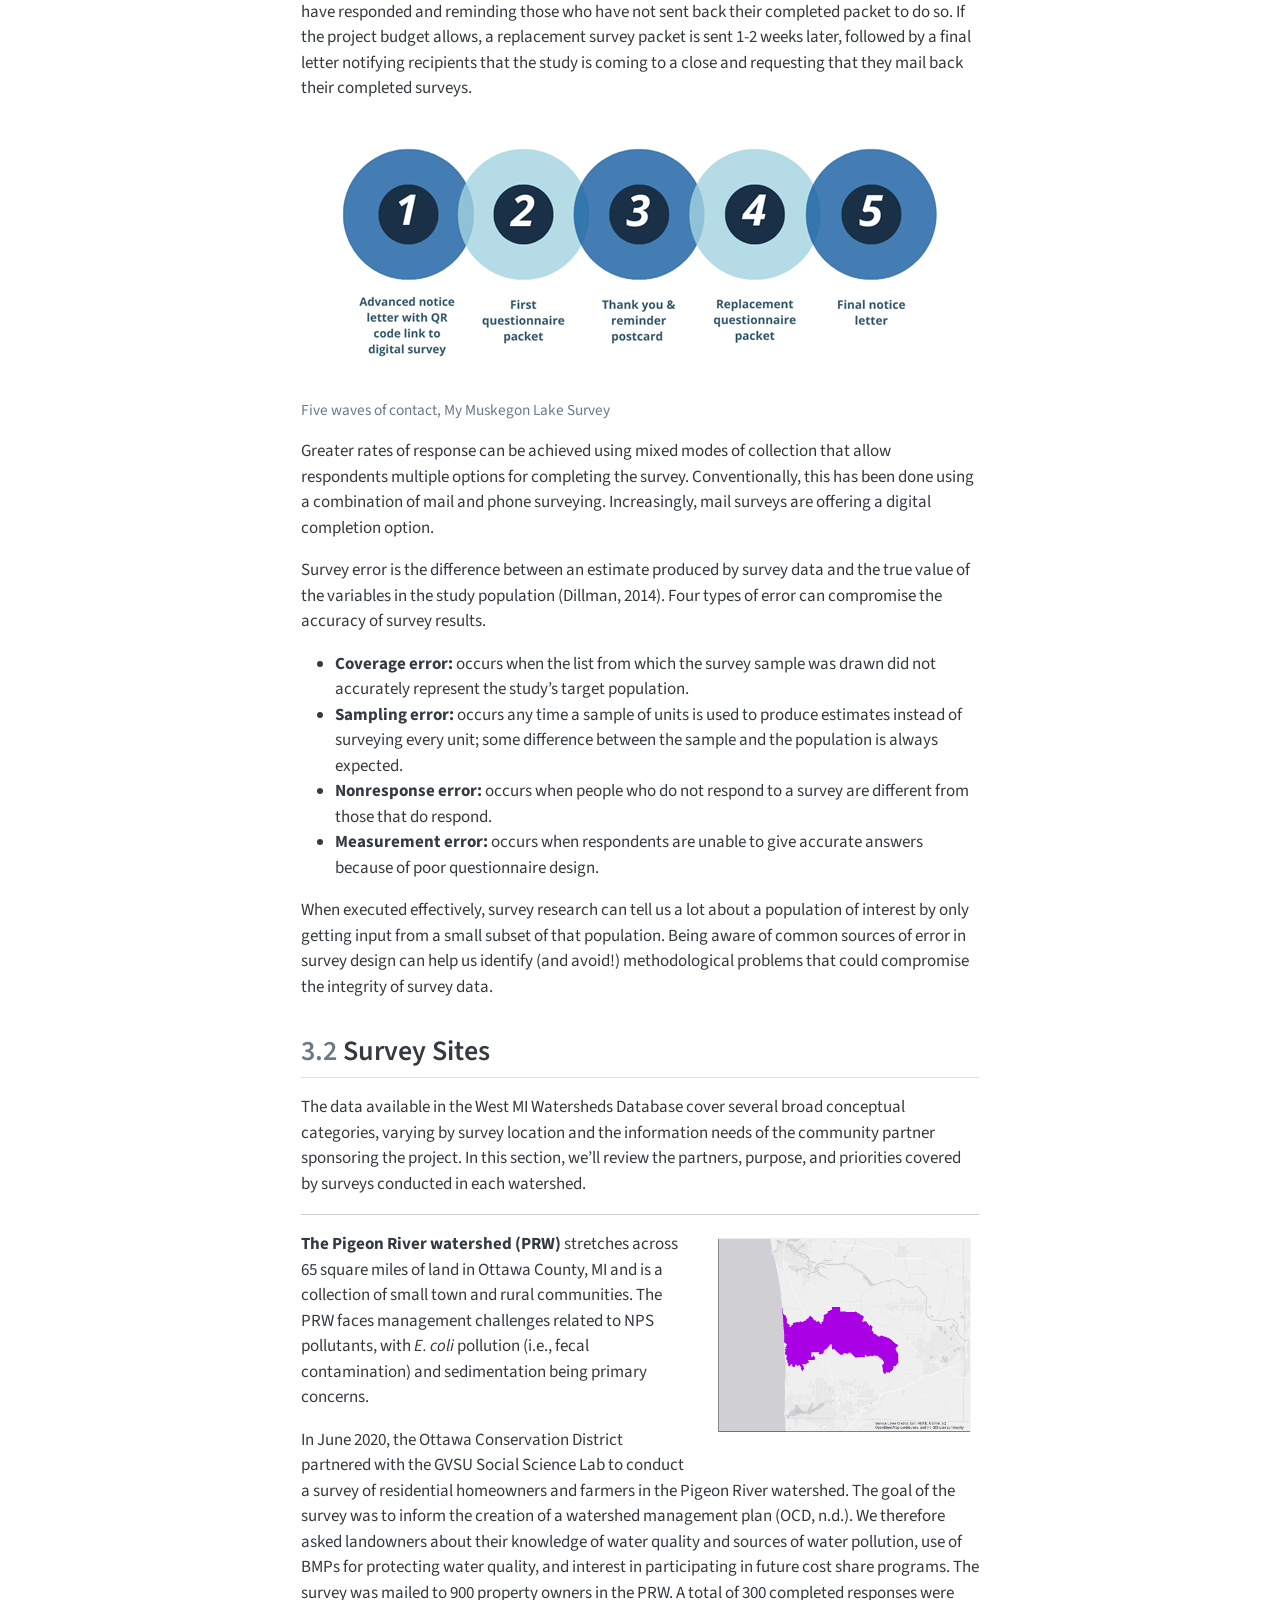
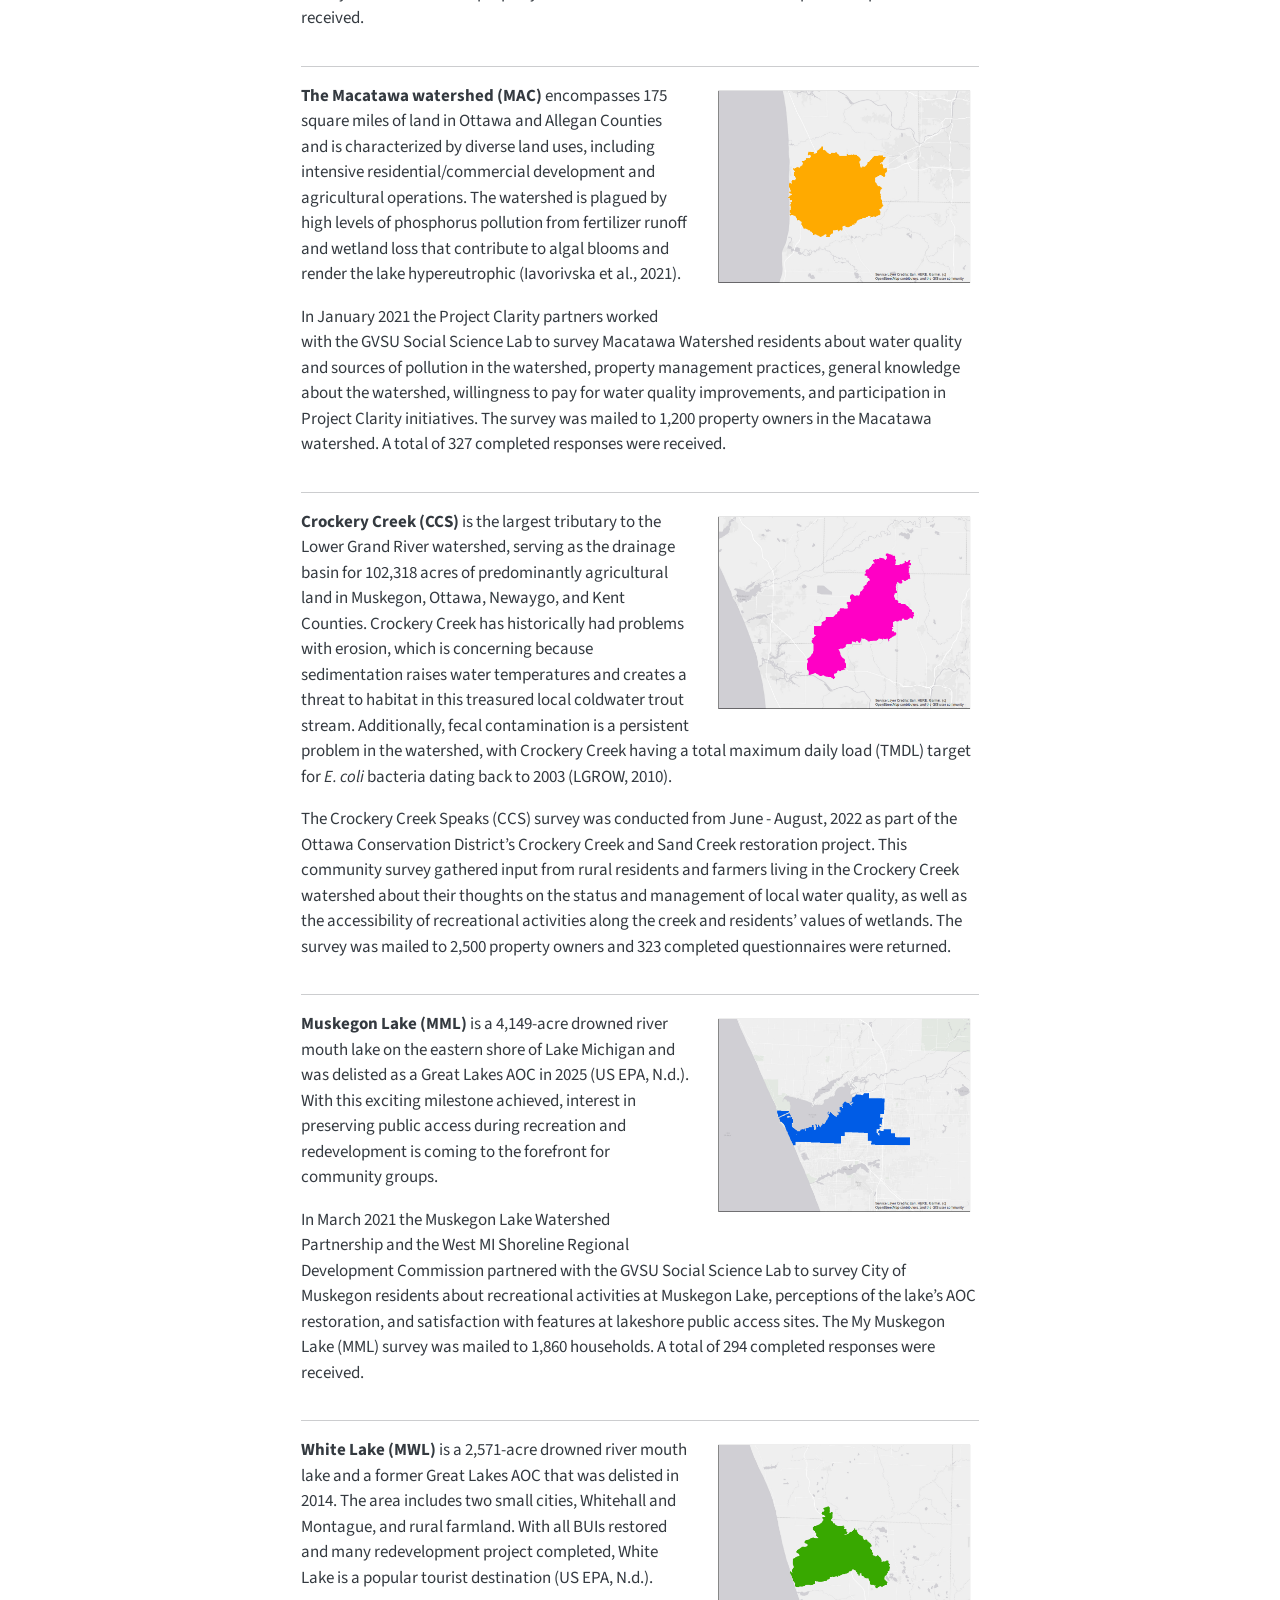
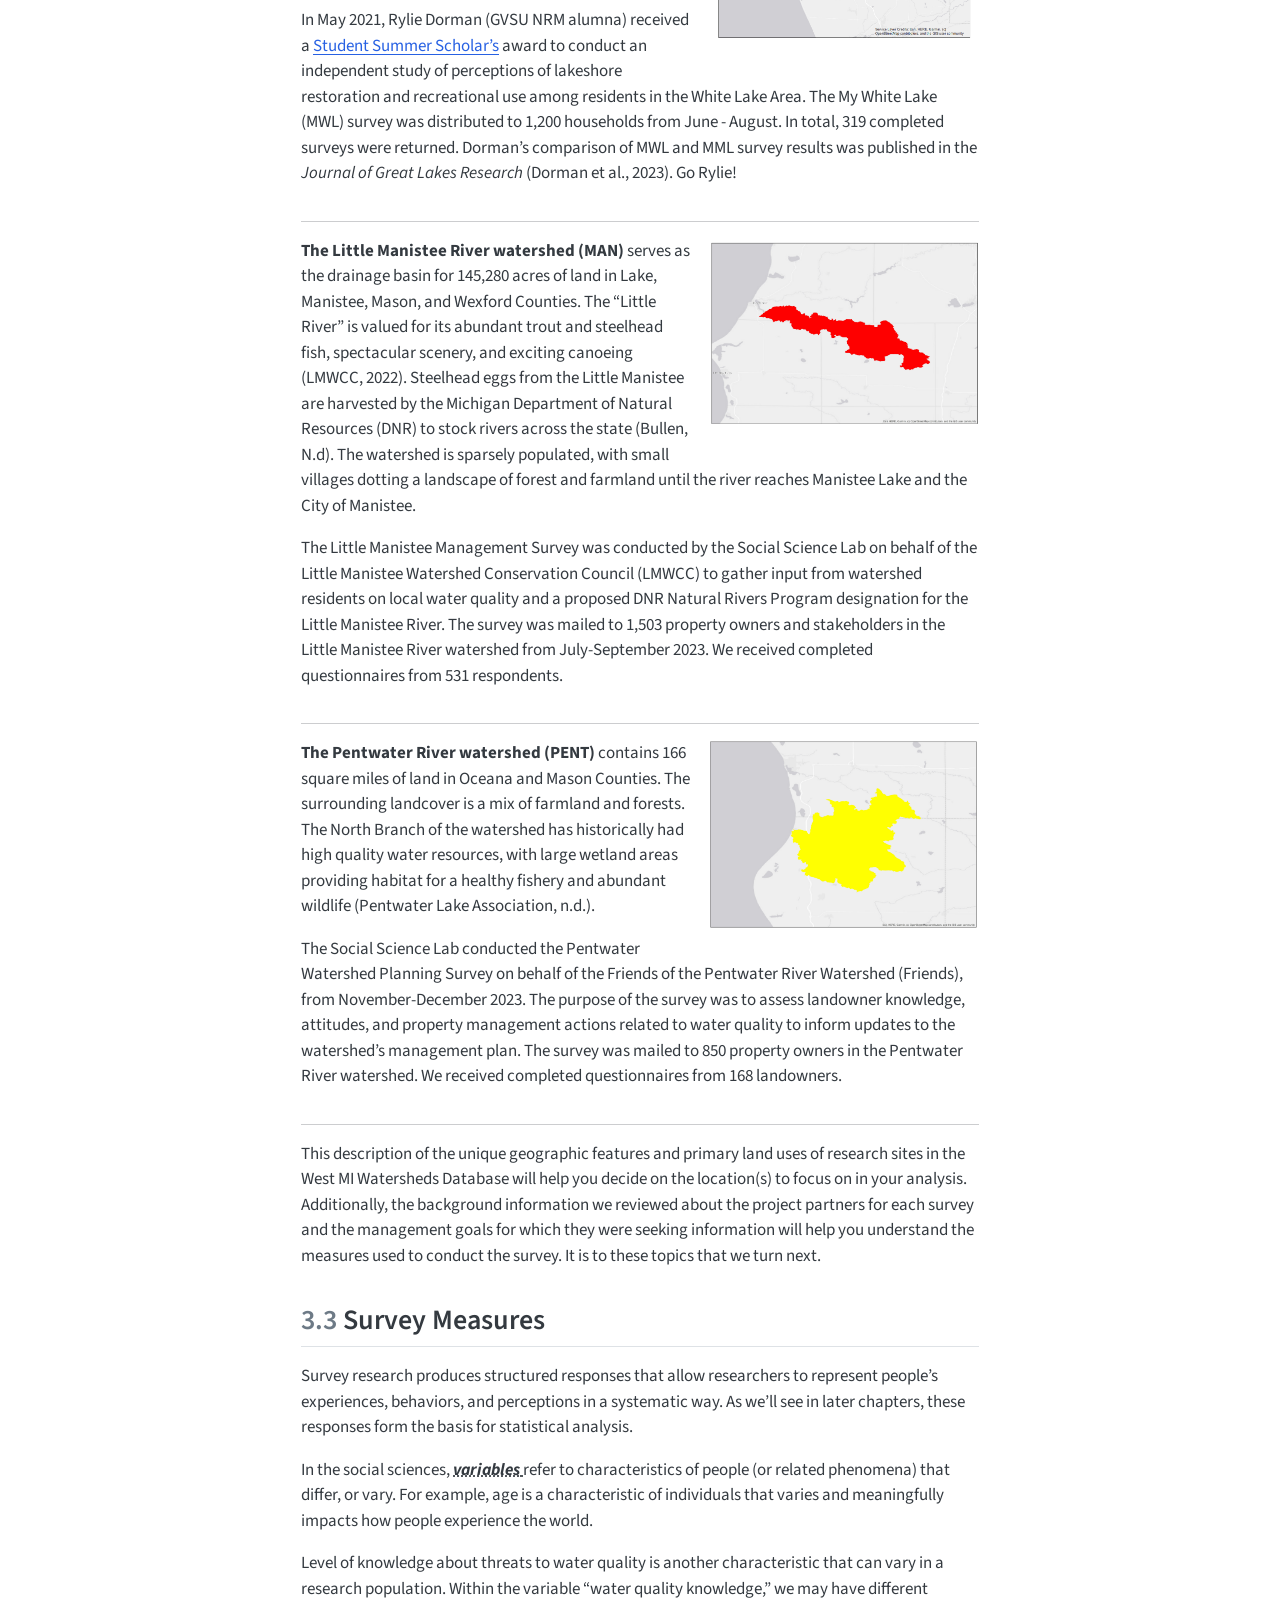
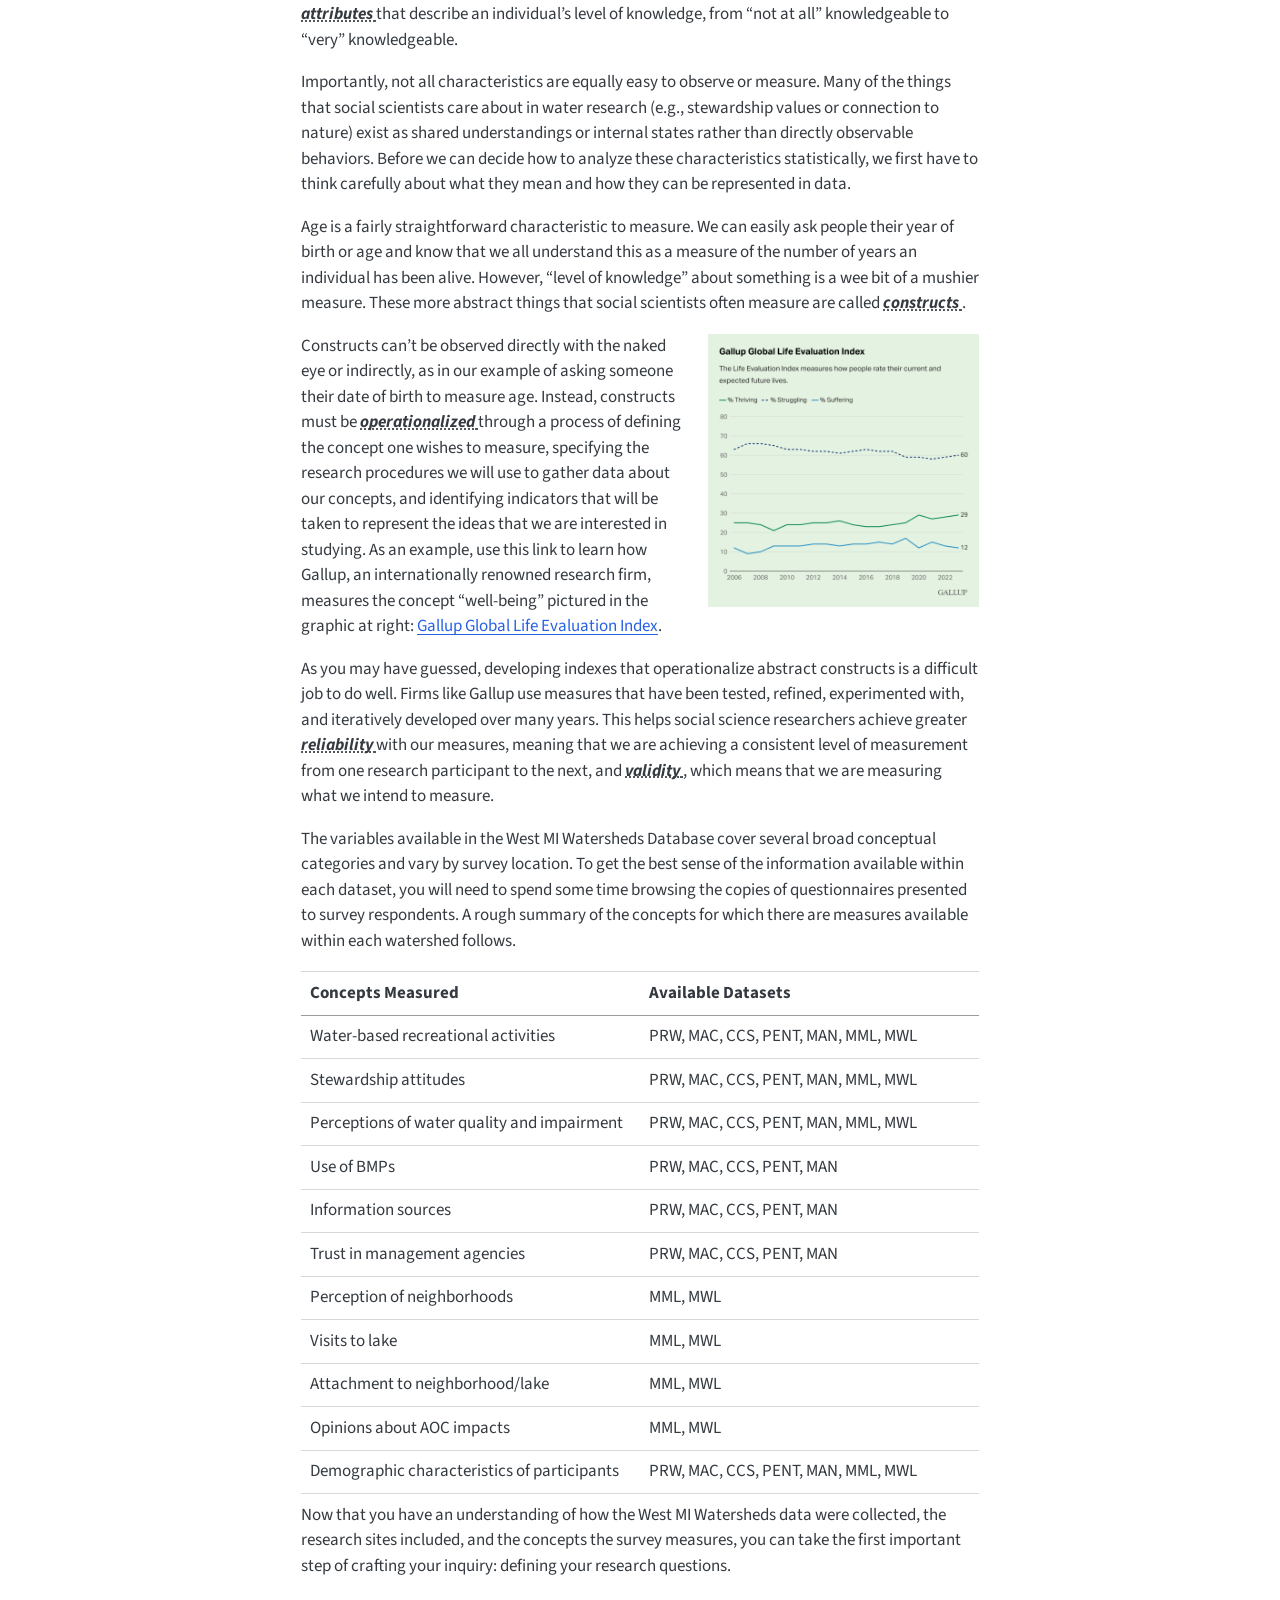
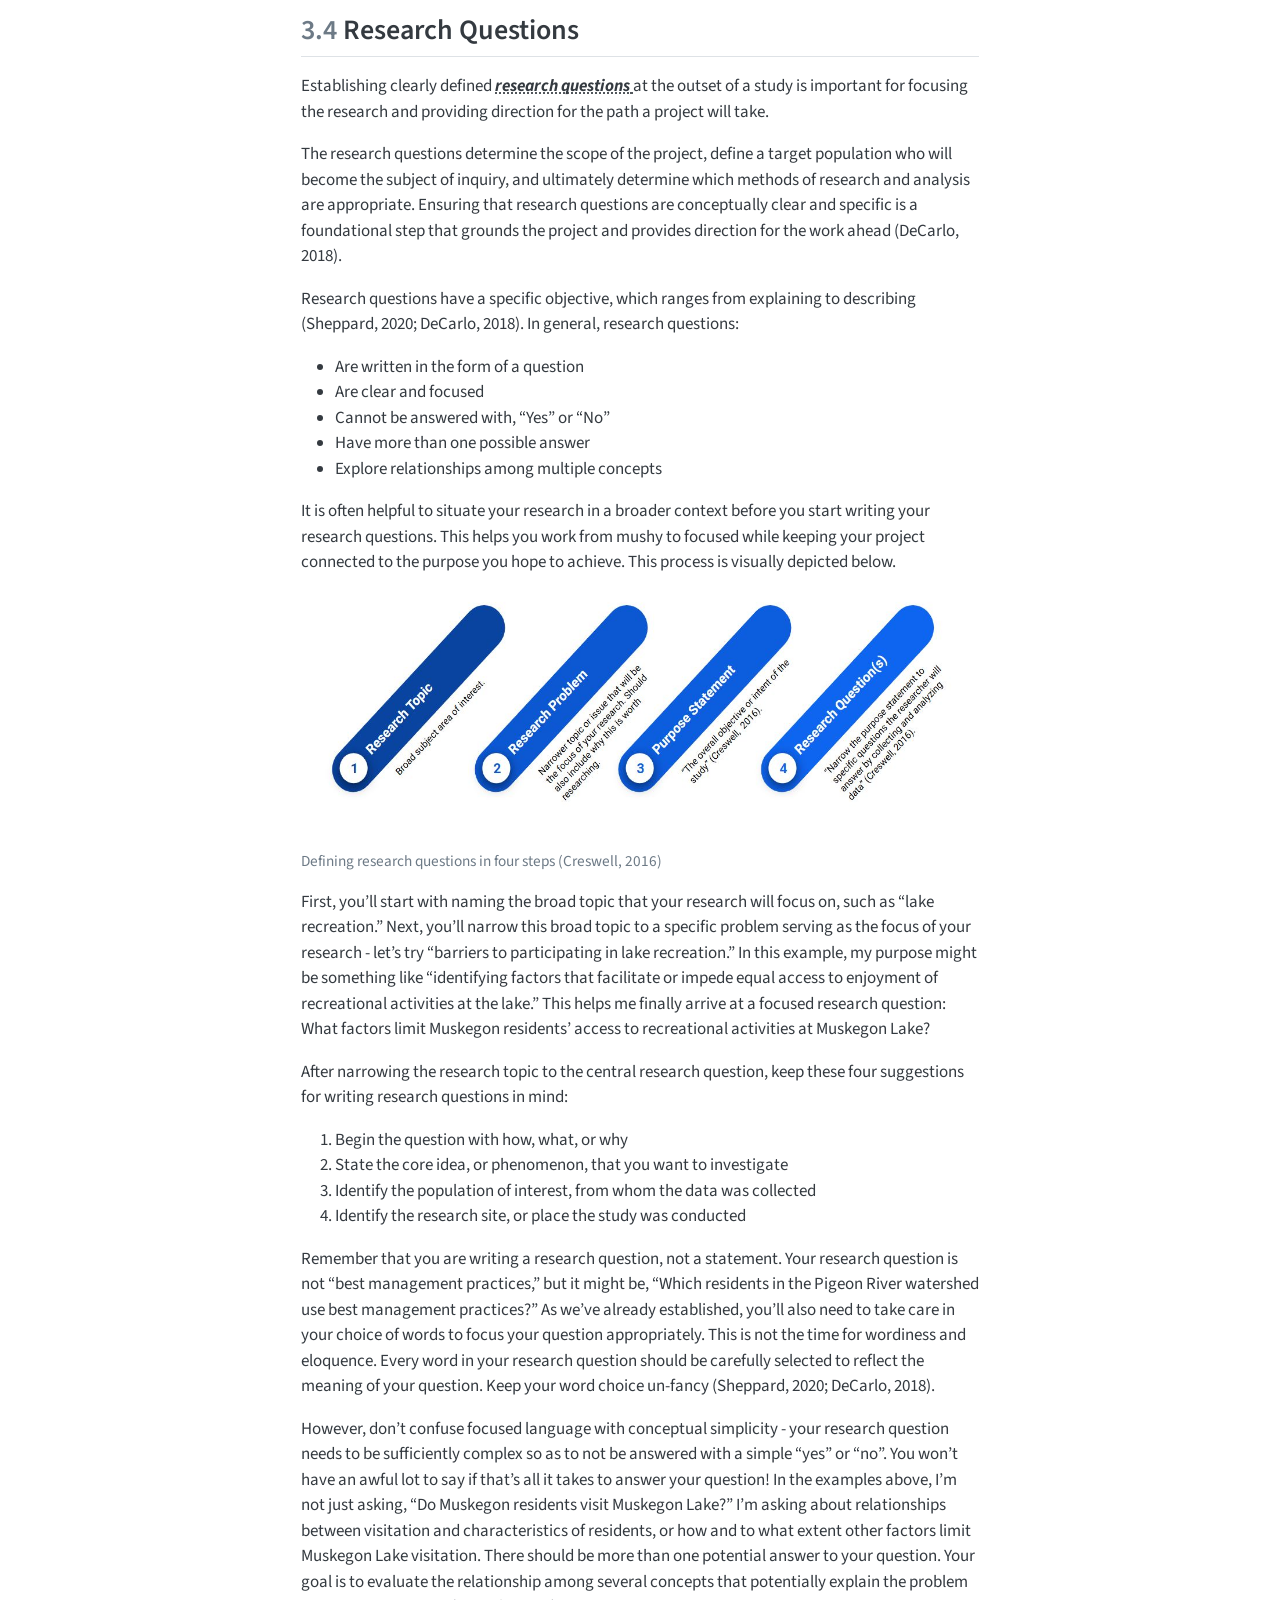
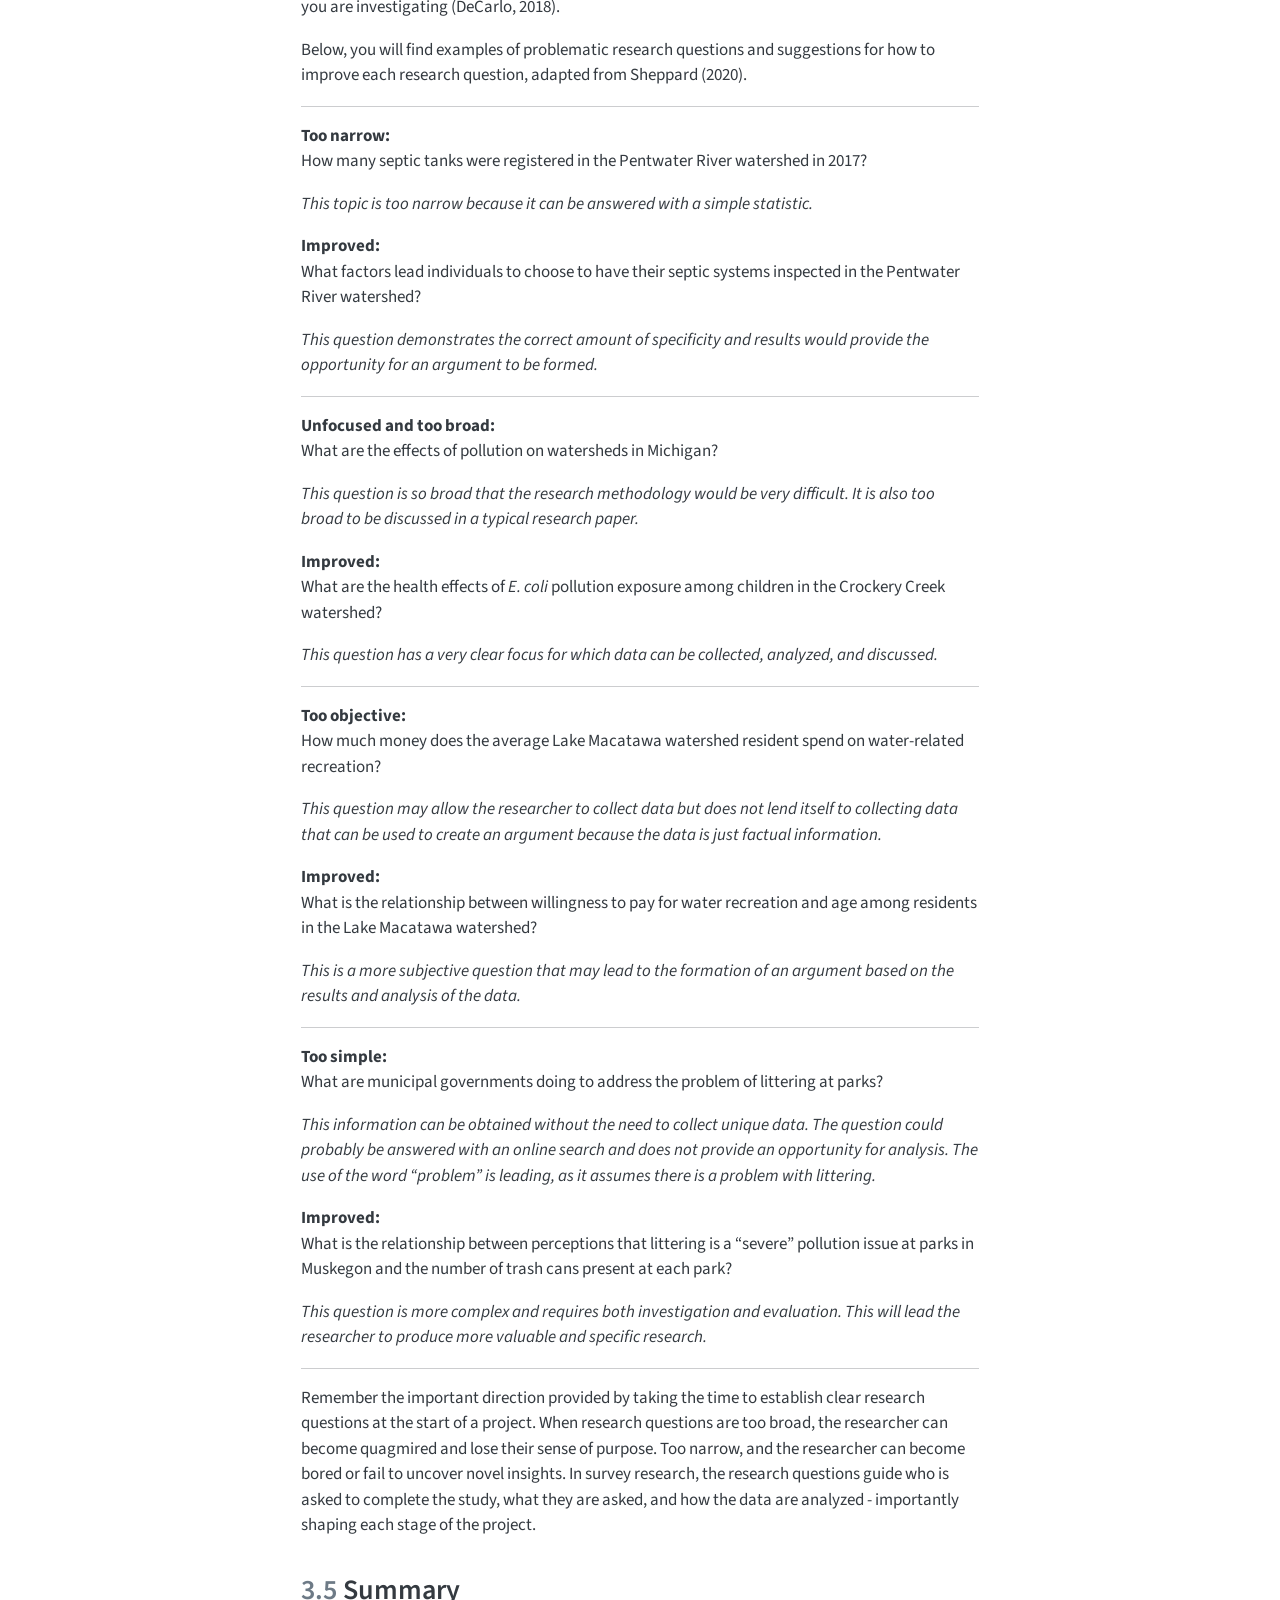
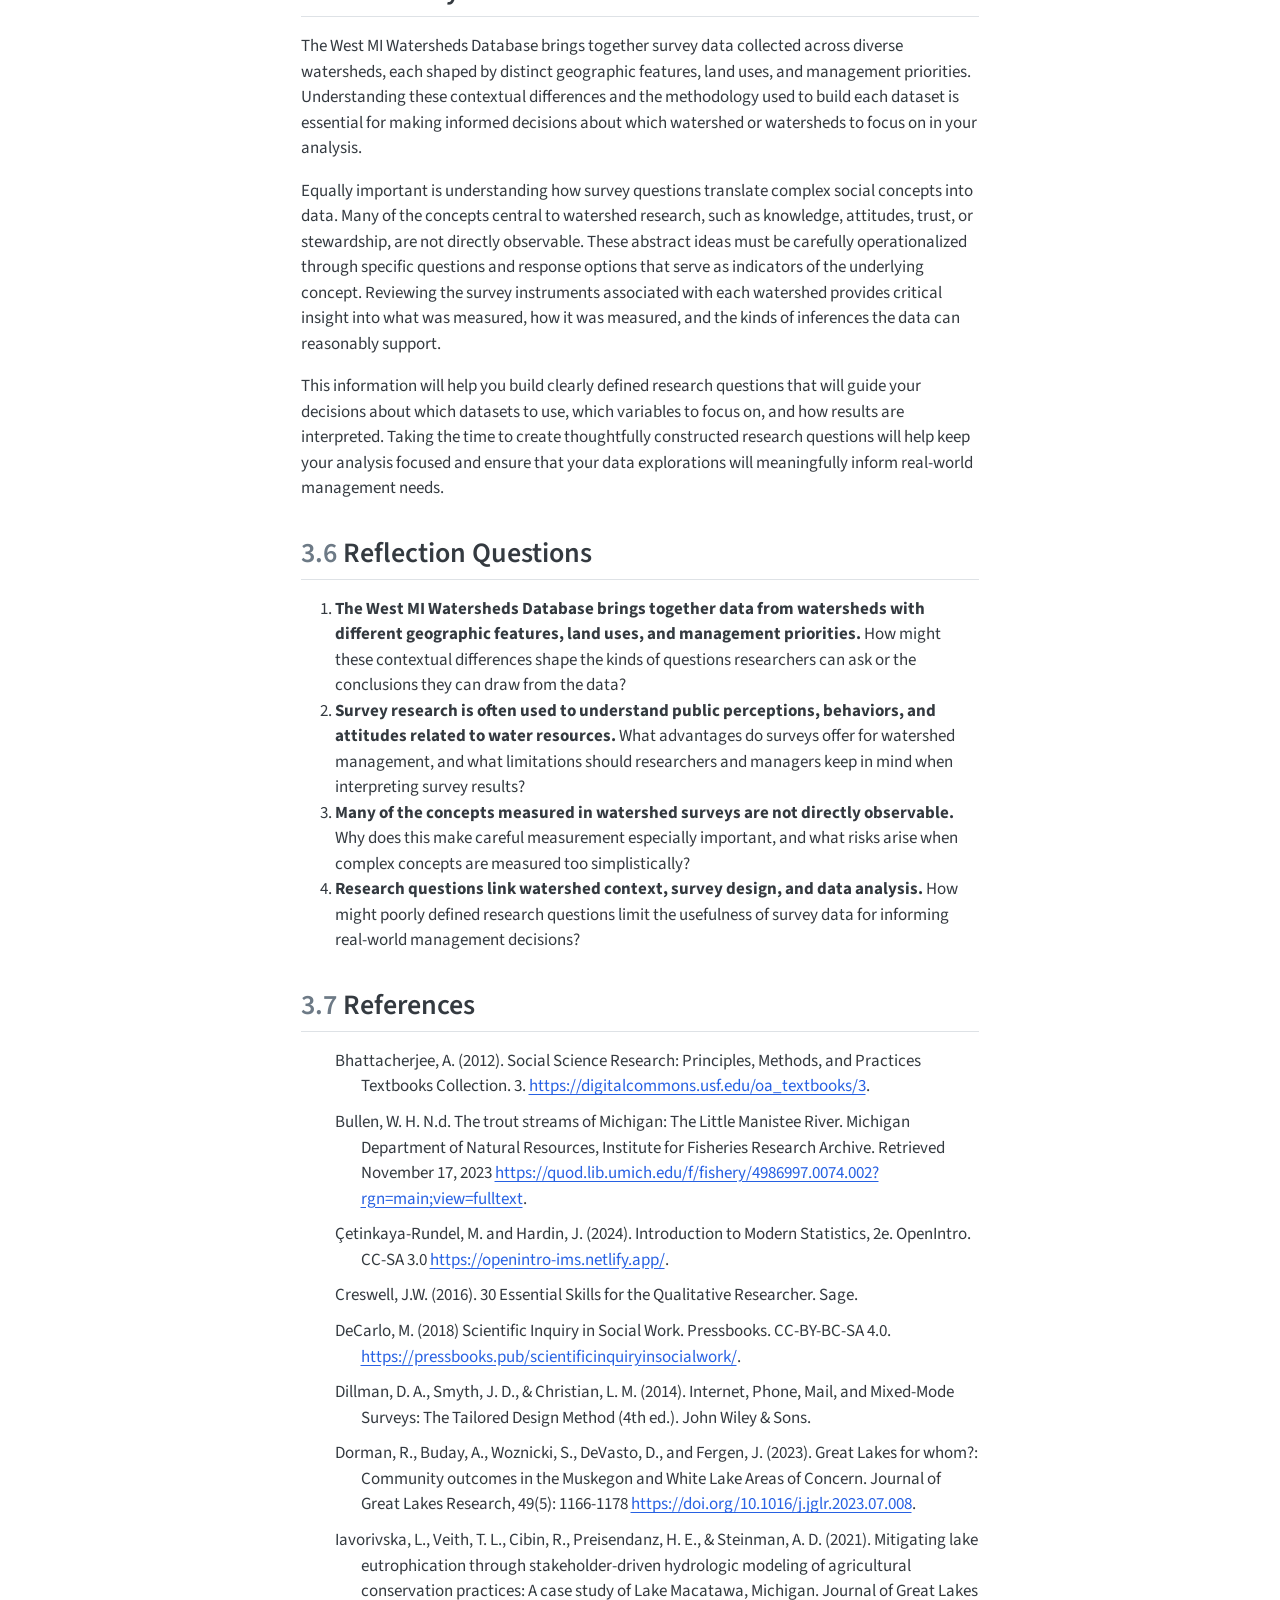
<file: _book/chapter3.html>
<!DOCTYPE html>
<html xmlns="http://www.w3.org/1999/xhtml" lang="en" xml:lang="en"><head>

<meta charset="utf-8">
<meta name="generator" content="quarto-1.8.26">

<meta name="viewport" content="width=device-width, initial-scale=1.0, user-scalable=yes">


<title>3&nbsp; West MI Watersheds – Sociology of Water Management</title>
<style>
code{white-space: pre-wrap;}
span.smallcaps{font-variant: small-caps;}
div.columns{display: flex; gap: min(4vw, 1.5em);}
div.column{flex: auto; overflow-x: auto;}
div.hanging-indent{margin-left: 1.5em; text-indent: -1.5em;}
ul.task-list{list-style: none;}
ul.task-list li input[type="checkbox"] {
  width: 0.8em;
  margin: 0 0.8em 0.2em -1em; /* quarto-specific, see https://github.com/quarto-dev/quarto-cli/issues/4556 */ 
  vertical-align: middle;
}
</style>


<script src="site_libs/quarto-nav/quarto-nav.js"></script>
<script src="site_libs/quarto-nav/headroom.min.js"></script>
<script src="site_libs/clipboard/clipboard.min.js"></script>
<script src="site_libs/quarto-search/autocomplete.umd.js"></script>
<script src="site_libs/quarto-search/fuse.min.js"></script>
<script src="site_libs/quarto-search/quarto-search.js"></script>
<meta name="quarto:offset" content="./">
<link href="./chapter4.html" rel="next">
<link href="./chapter2.html" rel="prev">
<script src="site_libs/quarto-html/quarto.js" type="module"></script>
<script src="site_libs/quarto-html/tabsets/tabsets.js" type="module"></script>
<script src="site_libs/quarto-html/axe/axe-check.js" type="module"></script>
<script src="site_libs/quarto-html/popper.min.js"></script>
<script src="site_libs/quarto-html/tippy.umd.min.js"></script>
<script src="site_libs/quarto-html/anchor.min.js"></script>
<link href="site_libs/quarto-html/tippy.css" rel="stylesheet">
<link href="site_libs/quarto-html/quarto-syntax-highlighting-587c61ba64f3a5504c4d52d930310e48.css" rel="stylesheet" id="quarto-text-highlighting-styles">
<script src="site_libs/bootstrap/bootstrap.min.js"></script>
<link href="site_libs/bootstrap/bootstrap-icons.css" rel="stylesheet">
<link href="site_libs/bootstrap/bootstrap-70a47bd5681a7291082a5b9f83d58762.min.css" rel="stylesheet" append-hash="true" id="quarto-bootstrap" data-mode="light">
<script id="quarto-search-options" type="application/json">{
  "location": "sidebar",
  "copy-button": false,
  "collapse-after": 3,
  "panel-placement": "start",
  "type": "textbox",
  "limit": 50,
  "keyboard-shortcut": [
    "f",
    "/",
    "s"
  ],
  "show-item-context": false,
  "language": {
    "search-no-results-text": "No results",
    "search-matching-documents-text": "matching documents",
    "search-copy-link-title": "Copy link to search",
    "search-hide-matches-text": "Hide additional matches",
    "search-more-match-text": "more match in this document",
    "search-more-matches-text": "more matches in this document",
    "search-clear-button-title": "Clear",
    "search-text-placeholder": "",
    "search-detached-cancel-button-title": "Cancel",
    "search-submit-button-title": "Submit",
    "search-label": "Search"
  }
}</script>


<link rel="stylesheet" href="references.css">
</head>

<body class="nav-sidebar floating quarto-light">

<div id="quarto-search-results"></div>
  <header id="quarto-header" class="headroom fixed-top">
  <nav class="quarto-secondary-nav">
    <div class="container-fluid d-flex">
      <button type="button" class="quarto-btn-toggle btn" data-bs-toggle="collapse" role="button" data-bs-target=".quarto-sidebar-collapse-item" aria-controls="quarto-sidebar" aria-expanded="false" aria-label="Toggle sidebar navigation" onclick="if (window.quartoToggleHeadroom) { window.quartoToggleHeadroom(); }">
        <i class="bi bi-layout-text-sidebar-reverse"></i>
      </button>
        <nav class="quarto-page-breadcrumbs" aria-label="breadcrumb"><ol class="breadcrumb"><li class="breadcrumb-item"><a href="./chapter3.html"><span class="chapter-number">3</span>&nbsp; <span class="chapter-title">West MI Watersheds</span></a></li></ol></nav>
        <a class="flex-grow-1" role="navigation" data-bs-toggle="collapse" data-bs-target=".quarto-sidebar-collapse-item" aria-controls="quarto-sidebar" aria-expanded="false" aria-label="Toggle sidebar navigation" onclick="if (window.quartoToggleHeadroom) { window.quartoToggleHeadroom(); }">      
        </a>
      <button type="button" class="btn quarto-search-button" aria-label="Search" onclick="window.quartoOpenSearch();">
        <i class="bi bi-search"></i>
      </button>
    </div>
  </nav>
</header>
<!-- content -->
<div id="quarto-content" class="quarto-container page-columns page-rows-contents page-layout-article">
<!-- sidebar -->
  <nav id="quarto-sidebar" class="sidebar collapse collapse-horizontal quarto-sidebar-collapse-item sidebar-navigation floating overflow-auto">
    <div class="pt-lg-2 mt-2 text-left sidebar-header">
    <div class="sidebar-title mb-0 py-0">
      <a href="./">Sociology of Water Management</a> 
    </div>
      </div>
        <div class="mt-2 flex-shrink-0 align-items-center">
        <div class="sidebar-search">
        <div id="quarto-search" class="" title="Search"></div>
        </div>
        </div>
    <div class="sidebar-menu-container"> 
    <ul class="list-unstyled mt-1">
        <li class="sidebar-item">
  <div class="sidebar-item-container"> 
  <a href="./index.html" class="sidebar-item-text sidebar-link">
 <span class="menu-text">Introduction</span></a>
  </div>
</li>
        <li class="sidebar-item">
  <div class="sidebar-item-container"> 
  <a href="./chapter1.html" class="sidebar-item-text sidebar-link">
 <span class="menu-text"><span class="chapter-number">1</span>&nbsp; <span class="chapter-title">Watersheds and Their People</span></span></a>
  </div>
</li>
        <li class="sidebar-item">
  <div class="sidebar-item-container"> 
  <a href="./chapter2.html" class="sidebar-item-text sidebar-link">
 <span class="menu-text"><span class="chapter-number">2</span>&nbsp; <span class="chapter-title">Human Dimensions of Water</span></span></a>
  </div>
</li>
        <li class="sidebar-item">
  <div class="sidebar-item-container"> 
  <a href="./chapter3.html" class="sidebar-item-text sidebar-link active">
 <span class="menu-text"><span class="chapter-number">3</span>&nbsp; <span class="chapter-title">West MI Watersheds</span></span></a>
  </div>
</li>
        <li class="sidebar-item">
  <div class="sidebar-item-container"> 
  <a href="./chapter4.html" class="sidebar-item-text sidebar-link">
 <span class="menu-text"><span class="chapter-number">4</span>&nbsp; <span class="chapter-title">From Data To Statistics</span></span></a>
  </div>
</li>
        <li class="sidebar-item">
  <div class="sidebar-item-container"> 
  <a href="./chapter5.html" class="sidebar-item-text sidebar-link">
 <span class="menu-text"><span class="chapter-number">5</span>&nbsp; <span class="chapter-title">Describing Survey Data</span></span></a>
  </div>
</li>
        <li class="sidebar-item">
  <div class="sidebar-item-container"> 
  <a href="./chapter6.html" class="sidebar-item-text sidebar-link">
 <span class="menu-text"><span class="chapter-number">6</span>&nbsp; <span class="chapter-title">Exploring Relationships</span></span></a>
  </div>
</li>
        <li class="sidebar-item">
  <div class="sidebar-item-container"> 
  <a href="./chapter7.html" class="sidebar-item-text sidebar-link">
 <span class="menu-text"><span class="chapter-number">7</span>&nbsp; <span class="chapter-title">Research Writing</span></span></a>
  </div>
</li>
    </ul>
    </div>
</nav>
<div id="quarto-sidebar-glass" class="quarto-sidebar-collapse-item" data-bs-toggle="collapse" data-bs-target=".quarto-sidebar-collapse-item"></div>
<!-- margin-sidebar -->
    <div id="quarto-margin-sidebar" class="sidebar margin-sidebar">
        <nav id="TOC" role="doc-toc" class="toc-active">
    <h2 id="toc-title">Table of contents</h2>
   
  <ul>
  <li><a href="#survey-methods" id="toc-survey-methods" class="nav-link active" data-scroll-target="#survey-methods"><span class="header-section-number">3.1</span> Survey Methods</a></li>
  <li><a href="#survey-sites" id="toc-survey-sites" class="nav-link" data-scroll-target="#survey-sites"><span class="header-section-number">3.2</span> Survey Sites</a></li>
  <li><a href="#survey-measures" id="toc-survey-measures" class="nav-link" data-scroll-target="#survey-measures"><span class="header-section-number">3.3</span> Survey Measures</a></li>
  <li><a href="#research-questions" id="toc-research-questions" class="nav-link" data-scroll-target="#research-questions"><span class="header-section-number">3.4</span> Research Questions</a></li>
  <li><a href="#summary" id="toc-summary" class="nav-link" data-scroll-target="#summary"><span class="header-section-number">3.5</span> Summary</a></li>
  <li><a href="#reflection-questions" id="toc-reflection-questions" class="nav-link" data-scroll-target="#reflection-questions"><span class="header-section-number">3.6</span> Reflection Questions</a></li>
  <li><a href="#references" id="toc-references" class="nav-link" data-scroll-target="#references"><span class="header-section-number">3.7</span> References</a></li>
  </ul>
</nav>
    </div>
<!-- main -->
<main class="content" id="quarto-document-content">

<header id="title-block-header" class="quarto-title-block default">
<div class="quarto-title">
<h1 class="title"><span class="chapter-number">3</span>&nbsp; <span class="chapter-title">West MI Watersheds</span></h1>
</div>



<div class="quarto-title-meta">

    
  
    
  </div>
  


</header>


<p><strong>Learning Objectives</strong></p>
<ul>
<li>Review questionnaire design and distribution, WMW Database</li>
<li>Identify sources of measurement error and bias in research design</li>
<li>Review the geographic settings of the research sites and related management goals</li>
<li>Identify concepts operationalized by survey questions in the West MI Watersheds database</li>
<li>Identify elements of appropriate research questions</li>
</ul>
<hr>
<p>In the previous chapter, we examined how social science data is being integrated into watershed management plans developed by organizations across the Great Lakes Basin. The <a href="https://www.gvsu.edu/socialsciencelab/">Social Science Lab</a> is an applied research center at GVSU that helps people solve problems using stakeholder data.</p>
<p>From 2020-2023, the Social Science Lab conducted seven surveys with five different community partners to inform regional watershed planning. Phew! We dubbed this collection of survey data from landowners in watersheds up and down the eastern Lake Michigan shoreline the “West MI Watersheds Database.” Each watershed in the database had different management challenges and each partner had different management goals. Additionally, different undergraduate student researchers were employed throughout the projects, each with different research interests. Therefore, the seven surveys had some commonalities as well as some distinctions.</p>
<div class="quarto-figure quarto-figure-center">
<figure class="figure">
<p><img src="images/Master Watershed.jpg" class="img-fluid figure-img" alt="Inset map showing enlarged images of watersheds in the West MI Watersheds database."></p>
<figcaption>Social Science Lab surveys, 2020-2023 (Winengar, 2023).</figcaption>
</figure>
</div>
<p>We will use this collection of surveys from area residents to gain experience with entry-level data management, analysis, and reporting that is applicable to a wide range of professional settings. Some day, if you are asked to create a report incorporating quantitative performance data, customer satisfaction evaluations, stakeholder assessments, or budget expenditures and/or projections, you will be prepared to slay these data science tasks with confidence.</p>
<p>We’ll start by reviewing the research methodology used to collect the data, then we’ll dig into the locations and measures included. This information will help you design the research questions you’ll explore this semester.</p>
<section id="survey-methods" class="level2" data-number="3.1">
<h2 data-number="3.1" class="anchored" data-anchor-id="survey-methods"><span class="header-section-number">3.1</span> Survey Methods</h2>
<p>If you have ever had the pleasure of preparing 10,000 pieces of mail under a deadline, perhaps you can appreciate the investment that former generations of Lakers made in building the West MI Watersheds Database. The fruits of their labor produced an organized, verified, documented dataset that will serve as a sandbox for our data explorations this semester. While we can’t reproduce the full experience in the span of 15 short weeks, it’s important to understand the methodology employed to collect the data we’ll analyze.</p>
<p><abbr title="Techniques and tools used to collect and analyze data." style="font-weight: bold; text-decoration: underline dotted; cursor: help;"> <em>Research methods</em> </abbr> are techniques used to collect data and, in the social sciences, analyze phenomena related to the social world. In the social sciences, research methods may be quantitative, qualitative, or a mix of both methods.</p>
<table class="caption-top table">
<colgroup>
<col style="width: 50%">
<col style="width: 50%">
</colgroup>
<thead>
<tr class="header">
<th>Quantitative Methods</th>
<th>Qualitative Methods</th>
</tr>
</thead>
<tbody>
<tr class="odd">
<td>Tests a hypothesis</td>
<td>Uncovers deeper meaning</td>
</tr>
<tr class="even">
<td>Measures created systematically before data collection</td>
<td>Measures specific to the individual setting</td>
</tr>
<tr class="odd">
<td>Data in numeric form</td>
<td>Data from texts, images, observations, and/or transcripts</td>
</tr>
<tr class="even">
<td>Procedures standardized, replication assumed</td>
<td>Procedures particular and replication is difficult</td>
</tr>
<tr class="odd">
<td>Analysis uses statistics to test relationships between variables</td>
<td>Analysis identifies themes and patterns</td>
</tr>
</tbody>
</table>
<table class="caption-top table">
<tbody>
<tr class="odd">
<td>Read more: <a href="https://pressbooks.bccampus.ca/jibcresearchmethods/chapter/3-5-quantitative-quantitative-mixed-methods-research-approaches/"><em>Research Methods for Social Sciences</em></a></td>
</tr>
</tbody>
</table>
<p>Among quantitative research methods, survey research refers to the use of standardized questionnaires or interviews to collect data that are converted to numeric values for statistical analysis (Bhattacherjee, 2012: 73).</p>
<p>We are all familiar with surveys because this method is so commonly used to collect data. From social science research, to consumer satisfaction or user experience surveys, and even course evaluations - you are probably asked to fill out a survey every time you turn around! Most surveys include a <abbr title="A small number of individuals who are systematically selected to participate in the study." style="font-weight: bold; text-decoration: underline dotted; cursor: help;"> <em>sample</em> </abbr> of people, which is a small number of individuals from the <abbr title="Everyone who is impacted by or related to the subject of the study." style="font-weight: bold; text-decoration: underline dotted; cursor: help;"> <em>population</em> </abbr> who are systematically selected to participate in a study.</p>
<p>For example, rather than mailing a survey to all 10,000 residents in the Pigeon River watershed, which would be very expensive, we obtained a list of all property owners in the watershed and used a random number generator to draw a sample of 900 residents, who were mailed a copy of the survey.</p>
<p>In this example, there are three population scales we can consider. First, there is the broader population of all Michigan residents, from within which we are interested in Pigeon River watershed residents - our research population. The subset of 900 Pigeon River residents who were randomly selected to receive a questionnaire in the mail represents the research sample.</p>
<div class="quarto-figure quarto-figure-center">
<figure class="figure">
<p><img src="images/sample.JPG" class="img-fluid figure-img" alt="Diagram defining the population (the total collection of people in a given area), the research population (the specific subset of the population of interest to the researcher), and the sample (A subset of the research population selected to participate)."></p>
<figcaption>Population scales in survey research</figcaption>
</figure>
</div>
<p>There are a variety of <abbr title="The systematic method used to determine who is eligible to participate in a study." style="font-weight: bold; text-decoration: underline dotted; cursor: help;"> <em>sampling techniques</em> </abbr> used in survey research.</p>
<p>Probability sampling is common in quantitative research because it enables researchers to generalize results from the sample to a broader population. For example:</p>
<ul>
<li><strong>Random Sampling:</strong> All individuals in the defined population of interest have an equal chance of being selected to participate in the study. This ensures generalizability of the sample to broader populations. Learn more in the Pew Research Center video, <em>Methods 101: Random Sampling.</em></li>
</ul>
<iframe width="560" height="315" src="https://www.youtube.com/embed/sonXfzE1hvo?si=WHzIJbpHCR__0Nww" title="YouTube video player" frameborder="0" allow="accelerometer; autoplay; clipboard-write; encrypted-media; gyroscope; picture-in-picture; web-share" referrerpolicy="strict-origin-when-cross-origin" allowfullscreen="">
</iframe>
<p>To draw a random sample that can be generalized to a broader population (the research population), the researcher must have a complete list of all people that belong to the research population. This is known as the <abbr title="A list of all members of the research population from which a sample is drawn." style="font-weight: bold; text-decoration: underline dotted; cursor: help;"> <em>sampling frame.</em> </abbr> If the sampling frame is incomplete or does not accurately represent the population of people of interest to the research questions, the survey results cannot be said to represent the average experience of that population, no matter how many responses the researcher receives. Common lists used to draw sampling frames include tax parcel records of property owners, email addresses for organization/institution members, client lists for service providers, phone numbers (more problematic due to cell phones and unlisted numbers).</p>
<p>In contrast, nonprobability sampling is common in qualitative research because the goal of the research is in-depth description rather than generalization. Nonprobability sampling techniques include:</p>
<ul>
<li><p><strong>Convenience Sampling:</strong> Reliance on people who are available to the researcher(s), have important insight on the topic, and are willing to participate.</p></li>
<li><p><strong>Snowball Sampling:</strong> Method of recruitment based on referral by other research participants.</p></li>
<li><p><strong>Purposive Sampling:</strong> Respondents selected because of specific characteristics related to the goals of the research.</p></li>
</ul>
<p>The surveys included in the West MI Watersheds Database utilized the <abbr title="A method of survey design that increases participation by reducing costs, increasing benefits, and inspiring trust." style="font-weight: bold; text-decoration: underline dotted; cursor: help;"> <em>Tailored Design Method</em> </abbr>, a strategic approach to survey design developed by <a href="https://sesrc.wsu.edu/about/total-design-method/">Don Dillman</a> to increase participation in survey research. In a perfect world, everyone would be thrilled that you bothered to ask them what they think, need, or experience day-to-day. In the real world, getting people to complete a survey can be extremely challenging.</p>
<p>The Tailored Design Method emphasizes 1) social exchange theory; 2) personalized, frequent contacts; and 3) allowing multiple response modes. Let’s break each component down.</p>
<p><strong>Social exchange theory</strong> assumes that people are more likely to respond to a request to complete a survey if the perceived rewards or benefits of participating outweigh the perceived costs. Researchers can reduce costs/increase rewards by:</p>
<ul>
<li>Asking interesting questions</li>
<li>Making questionnaires easy to navigate</li>
<li>Providing cash incentives</li>
<li>Explaining the importance of the research</li>
</ul>
<p><strong>Personalized correspondence</strong> helps instill trust and legitimacy by:</p>
<ul>
<li>Addressing the recipient by name</li>
<li>Providing the researcher’s credentials</li>
<li>Expressing gratitude and deference</li>
<li>Letting the recipient know that other responses have been helpful</li>
</ul>
<p>Five contact attempts are recommended at 1-2 week intervals, with the type of contact varying each time to capture attention. For example, potential survey participants first receive a letter explaining the study and notifying them that a survey is coming. They next receive a paper survey packet with a postage paid return envelope. This is followed by a post card thanking people who have responded and reminding those who have not sent back their completed packet to do so. If the project budget allows, a replacement survey packet is sent 1-2 weeks later, followed by a final letter notifying recipients that the study is coming to a close and requesting that they mail back their completed surveys.</p>
<div class="quarto-figure quarto-figure-center">
<figure class="figure">
<p><img src="images/five_waves.png" class="img-fluid figure-img" alt="A graphic illustrating the five waves of survey mailing, starting with an advanced notice and concluding with a final notice letter."></p>
<figcaption>Five waves of contact, My Muskegon Lake Survey</figcaption>
</figure>
</div>
<p>Greater rates of response can be achieved using mixed modes of collection that allow respondents multiple options for completing the survey. Conventionally, this has been done using a combination of mail and phone surveying. Increasingly, mail surveys are offering a digital completion option.</p>
<p>Survey error is the difference between an estimate produced by survey data and the true value of the variables in the study population (Dillman, 2014). Four types of error can compromise the accuracy of survey results.</p>
<ul>
<li><strong>Coverage error:</strong> occurs when the list from which the survey sample was drawn did not accurately represent the study’s target population.</li>
<li><strong>Sampling error:</strong> occurs any time a sample of units is used to produce estimates instead of surveying every unit; some difference between the sample and the population is always expected.</li>
<li><strong>Nonresponse error:</strong> occurs when people who do not respond to a survey are different from those that do respond.</li>
<li><strong>Measurement error:</strong> occurs when respondents are unable to give accurate answers because of poor questionnaire design.</li>
</ul>
<p>When executed effectively, survey research can tell us a lot about a population of interest by only getting input from a small subset of that population. Being aware of common sources of error in survey design can help us identify (and avoid!) methodological problems that could compromise the integrity of survey data.</p>
</section>
<section id="survey-sites" class="level2" data-number="3.2">
<h2 data-number="3.2" class="anchored" data-anchor-id="survey-sites"><span class="header-section-number">3.2</span> Survey Sites</h2>
<p>The data available in the West MI Watersheds Database cover several broad conceptual categories, varying by survey location and the information needs of the community partner sponsoring the project. In this section, we’ll review the partners, purpose, and priorities covered by surveys conducted in each watershed.</p>
<hr>
<img src="images/PigeonRiverCOLOR-02.png" class="wrap-right" alt="Pigeon River Watershed (Dorman, 2022)">
<p><strong>The Pigeon River watershed (PRW)</strong> stretches across 65 square miles of land in Ottawa County, MI and is a collection of small town and rural communities. The PRW faces management challenges related to NPS pollutants, with <em>E. coli</em> pollution (i.e., fecal contamination) and sedimentation being primary concerns.</p>
<p>In June 2020, the Ottawa Conservation District partnered with the GVSU Social Science Lab to conduct a survey of residential homeowners and farmers in the Pigeon River watershed. The goal of the survey was to inform the creation of a watershed management plan (OCD, n.d.). We therefore asked landowners about their knowledge of water quality and sources of water pollution, use of BMPs for protecting water quality, and interest in participating in future cost share programs. The survey was mailed to 900 property owners in the PRW. A total of 300 completed responses were received.</p>
<div class="clear">

</div>
<hr>
<img src="images/MacatawaCOLOR.png" class="wrap-right" alt="Lake Macatawa Watershed (Dorman, 2022)">
<p><strong>The Macatawa watershed (MAC)</strong> encompasses 175 square miles of land in Ottawa and Allegan Counties and is characterized by diverse land uses, including intensive residential/commercial development and agricultural operations. The watershed is plagued by high levels of phosphorus pollution from fertilizer runoff and wetland loss that contribute to algal blooms and render the lake hypereutrophic (Iavorivska et al., 2021).</p>
<p>In January 2021 the Project Clarity partners worked with the GVSU Social Science Lab to survey Macatawa Watershed residents about water quality and sources of pollution in the watershed, property management practices, general knowledge about the watershed, willingness to pay for water quality improvements, and participation in Project Clarity initiatives. The survey was mailed to 1,200 property owners in the Macatawa watershed. A total of 327 completed responses were received.</p>
<div class="clear">

</div>
<hr>
<img src="images/CrockCreekCOLOR.png" class="wrap-right" alt="Crockery Creek Watershed (Dorman, 2022)">
<p><strong>Crockery Creek (CCS)</strong> is the largest tributary to the Lower Grand River watershed, serving as the drainage basin for 102,318 acres of predominantly agricultural land in Muskegon, Ottawa, Newaygo, and Kent Counties. Crockery Creek has historically had problems with erosion, which is concerning because sedimentation raises water temperatures and creates a threat to habitat in this treasured local coldwater trout stream. Additionally, fecal contamination is a persistent problem in the watershed, with Crockery Creek having a total maximum daily load (TMDL) target for <em>E. coli</em> bacteria dating back to 2003 (LGROW, 2010).</p>
<p>The Crockery Creek Speaks (CCS) survey was conducted from June - August, 2022 as part of the Ottawa Conservation District’s Crockery Creek and Sand Creek restoration project. This community survey gathered input from rural residents and farmers living in the Crockery Creek watershed about their thoughts on the status and management of local water quality, as well as the accessibility of recreational activities along the creek and residents’ values of wetlands. The survey was mailed to 2,500 property owners and 323 completed questionnaires were returned.</p>
<div class="clear">

</div>
<hr>
<img src="images/MuskegonCOLOR.png" class="wrap-right" alt="City of Muskegon on Muskegon Lake (Dorman, 2022)">
<p><strong>Muskegon Lake (MML)</strong> is a 4,149-acre drowned river mouth lake on the eastern shore of Lake Michigan and was delisted as a Great Lakes AOC in 2025 (US EPA, N.d.). With this exciting milestone achieved, interest in preserving public access during recreation and redevelopment is coming to the forefront for community groups.</p>
<p>In March 2021 the Muskegon Lake Watershed Partnership and the West MI Shoreline Regional Development Commission partnered with the GVSU Social Science Lab to survey City of Muskegon residents about recreational activities at Muskegon Lake, perceptions of the lake’s AOC restoration, and satisfaction with features at lakeshore public access sites. The My Muskegon Lake (MML) survey was mailed to 1,860 households. A total of 294 completed responses were received.<br>
</p>
<div class="clear">

</div>
<hr>
<img src="images/WhiteLakeCOLOR.png" class="wrap-right" alt="White Lake Watershed (Dorman, 2022)">
<p><strong>White Lake (MWL)</strong> is a 2,571-acre drowned river mouth lake and a former Great Lakes AOC that was delisted in 2014. The area includes two small cities, Whitehall and Montague, and rural farmland. With all BUIs restored and many redevelopment project completed, White Lake is a popular tourist destination (US EPA, N.d.).</p>
<p>In May 2021, Rylie Dorman (GVSU NRM alumna) received a <a href="https://www.gvsu.edu/ours/ssp/student-summer-scholars-program-81.htm">Student Summer Scholar’s</a> award to conduct an independent study of perceptions of lakeshore restoration and recreational use among residents in the White Lake Area. The My White Lake (MWL) survey was distributed to 1,200 households from June - August. In total, 319 completed surveys were returned. Dorman’s comparison of MWL and MML survey results was published in the <em>Journal of Great Lakes Research</em> (Dorman et al., 2023). Go Rylie!</p>
<div class="clear">

</div>
<hr>
<img src="images/Red Manistee_cropped.jpg" class="wrap-right" alt="Little Manistee River Watershed (Winengar, 2023)">
<p><strong>The Little Manistee River watershed (MAN)</strong> serves as the drainage basin for 145,280 acres of land in Lake, Manistee, Mason, and Wexford Counties. The “Little River” is valued for its abundant trout and steelhead fish, spectacular scenery, and exciting canoeing (LMWCC, 2022). Steelhead eggs from the Little Manistee are harvested by the Michigan Department of Natural Resources (DNR) to stock rivers across the state (Bullen, N.d). The watershed is sparsely populated, with small villages dotting a landscape of forest and farmland until the river reaches Manistee Lake and the City of Manistee.</p>
<p>The Little Manistee Management Survey was conducted by the Social Science Lab on behalf of the Little Manistee Watershed Conservation Council (LMWCC) to gather input from watershed residents on local water quality and a proposed DNR Natural Rivers Program designation for the Little Manistee River. The survey was mailed to 1,503 property owners and stakeholders in the Little Manistee River watershed from July-September 2023. We received completed questionnaires from 531 respondents.</p>
<div class="clear">

</div>
<hr>
<img src="images/Yellow Pentwater Session.jpg" class="wrap-right" alt="Pentwater River Watershed (Winengar, 2023)">
<p><strong>The Pentwater River watershed (PENT)</strong> contains 166 square miles of land in Oceana and Mason Counties. The surrounding landcover is a mix of farmland and forests. The North Branch of the watershed has historically had high quality water resources, with large wetland areas providing habitat for a healthy fishery and abundant wildlife (Pentwater Lake Association, n.d.).</p>
<p>The Social Science Lab conducted the Pentwater Watershed Planning Survey on behalf of the Friends of the Pentwater River Watershed (Friends), from November-December 2023. The purpose of the survey was to assess landowner knowledge, attitudes, and property management actions related to water quality to inform updates to the watershed’s management plan. The survey was mailed to 850 property owners in the Pentwater River watershed. We received completed questionnaires from 168 landowners.</p>
<div class="clear">

</div>
<hr>
<p>This description of the unique geographic features and primary land uses of research sites in the West MI Watersheds Database will help you decide on the location(s) to focus on in your analysis. Additionally, the background information we reviewed about the project partners for each survey and the management goals for which they were seeking information will help you understand the measures used to conduct the survey. It is to these topics that we turn next.</p>
</section>
<section id="survey-measures" class="level2" data-number="3.3">
<h2 data-number="3.3" class="anchored" data-anchor-id="survey-measures"><span class="header-section-number">3.3</span> Survey Measures</h2>
<p>Survey research produces structured responses that allow researchers to represent people’s experiences, behaviors, and perceptions in a systematic way. As we’ll see in later chapters, these responses form the basis for statistical analysis.</p>
<p>In the social sciences, <abbr title="Characteristics that can take on different values." style="font-weight: bold; text-decoration: underline dotted; cursor: help;"> <em>variables</em> </abbr> refer to characteristics of people (or related phenomena) that differ, or vary. For example, age is a characteristic of individuals that varies and meaningfully impacts how people experience the world.</p>
<p>Level of knowledge about threats to water quality is another characteristic that can vary in a research population. Within the variable “water quality knowledge,” we may have different <abbr title="Properties of a variable." style="font-weight: bold; text-decoration: underline dotted; cursor: help;"> <em>attributes</em> </abbr> that describe an individual’s level of knowledge, from “not at all” knowledgeable to “very” knowledgeable.</p>
<p>Importantly, not all characteristics are equally easy to observe or measure. Many of the things that social scientists care about in water research (e.g., stewardship values or connection to nature) exist as shared understandings or internal states rather than directly observable behaviors. Before we can decide how to analyze these characteristics statistically, we first have to think carefully about what they mean and how they can be represented in data.</p>
<p>Age is a fairly straightforward characteristic to measure. We can easily ask people their year of birth or age and know that we all understand this as a measure of the number of years an individual has been alive. However, “level of knowledge” about something is a wee bit of a mushier measure. These more abstract things that social scientists often measure are called <abbr title="Measures in social science research that are not observable, directly or indirectly." style="font-weight: bold; text-decoration: underline dotted; cursor: help;"> <em>constructs</em> </abbr>.</p>
<img src="images/gallup.png" class="wrap-right" alt="Gallup Global Life Evaluation Index; 12% rate their lives as suffering, 29% as thriving, and 60% say they are struggling">
<p>Constructs can’t be observed directly with the naked eye or indirectly, as in our example of asking someone their date of birth to measure age. Instead, constructs must be <abbr title="The process by which we spell out precisely how a concept will be measured." style="font-weight: bold; text-decoration: underline dotted; cursor: help;"> <em>operationalized</em> </abbr> through a process of defining the concept one wishes to measure, specifying the research procedures we will use to gather data about our concepts, and identifying indicators that will be taken to represent the ideas that we are interested in studying. As an example, use this link to learn how Gallup, an internationally renowned research firm, measures the concept “well-being” pictured in the graphic at right: <a href="https://news.gallup.com/poll/122453/Understanding-Gallup-Uses-Cantril-Scale.aspx">Gallup Global Life Evaluation Index</a>.</p>
<div class="clear">

</div>
<p>As you may have guessed, developing indexes that operationalize abstract constructs is a difficult job to do well. Firms like Gallup use measures that have been tested, refined, experimented with, and iteratively developed over many years. This helps social science researchers achieve greater <abbr title="Achieving consistency in measurement, such that if the same measure is applied consistently to the same person, the result will be the same each time." style="font-weight: bold; text-decoration: underline dotted; cursor: help;"> <em>reliability</em> </abbr> with our measures, meaning that we are achieving a consistent level of measurement from one research participant to the next, and <abbr title="Achieving certainty that our measures accurately get at the meaning of our concepts." style="font-weight: bold; text-decoration: underline dotted; cursor: help;"> <em>validity</em> </abbr>, which means that we are measuring what we intend to measure.</p>
<p>The variables available in the West MI Watersheds Database cover several broad conceptual categories and vary by survey location. To get the best sense of the information available within each dataset, you will need to spend some time browsing the copies of questionnaires presented to survey respondents. A rough summary of the concepts for which there are measures available within each watershed follows.</p>
<table class="caption-top table">
<colgroup>
<col style="width: 50%">
<col style="width: 50%">
</colgroup>
<thead>
<tr class="header">
<th>Concepts Measured</th>
<th>Available Datasets</th>
</tr>
</thead>
<tbody>
<tr class="odd">
<td>Water-based recreational activities</td>
<td>PRW, MAC, CCS, PENT, MAN, MML, MWL</td>
</tr>
<tr class="even">
<td>Stewardship attitudes</td>
<td>PRW, MAC, CCS, PENT, MAN, MML, MWL</td>
</tr>
<tr class="odd">
<td>Perceptions of water quality and impairment</td>
<td>PRW, MAC, CCS, PENT, MAN, MML, MWL</td>
</tr>
<tr class="even">
<td>Use of BMPs</td>
<td>PRW, MAC, CCS, PENT, MAN</td>
</tr>
<tr class="odd">
<td>Information sources</td>
<td>PRW, MAC, CCS, PENT, MAN</td>
</tr>
<tr class="even">
<td>Trust in management agencies</td>
<td>PRW, MAC, CCS, PENT, MAN</td>
</tr>
<tr class="odd">
<td>Perception of neighborhoods</td>
<td>MML, MWL</td>
</tr>
<tr class="even">
<td>Visits to lake</td>
<td>MML, MWL</td>
</tr>
<tr class="odd">
<td>Attachment to neighborhood/lake</td>
<td>MML, MWL</td>
</tr>
<tr class="even">
<td>Opinions about AOC impacts</td>
<td>MML, MWL</td>
</tr>
<tr class="odd">
<td>Demographic characteristics of participants</td>
<td>PRW, MAC, CCS, PENT, MAN, MML, MWL</td>
</tr>
</tbody>
</table>
<p>Now that you have an understanding of how the West MI Watersheds data were collected, the research sites included, and the concepts the survey measures, you can take the first important step of crafting your inquiry: defining your research questions.</p>
</section>
<section id="research-questions" class="level2" data-number="3.4">
<h2 data-number="3.4" class="anchored" data-anchor-id="research-questions"><span class="header-section-number">3.4</span> Research Questions</h2>
<p>Establishing clearly defined <abbr title="Empirical questions that can be answered by observable experiences." style="font-weight: bold; text-decoration: underline dotted; cursor: help;"> <em>research questions</em> </abbr> at the outset of a study is important for focusing the research and providing direction for the path a project will take.</p>
<p>The research questions determine the scope of the project, define a target population who will become the subject of inquiry, and ultimately determine which methods of research and analysis are appropriate. Ensuring that research questions are conceptually clear and specific is a foundational step that grounds the project and provides direction for the work ahead (DeCarlo, 2018).</p>
<p>Research questions have a specific objective, which ranges from explaining to describing (Sheppard, 2020; DeCarlo, 2018). In general, research questions:</p>
<ul>
<li>Are written in the form of a question</li>
<li>Are clear and focused</li>
<li>Cannot be answered with, “Yes” or “No”</li>
<li>Have more than one possible answer</li>
<li>Explore relationships among multiple concepts</li>
</ul>
<p>It is often helpful to situate your research in a broader context before you start writing your research questions. This helps you work from mushy to focused while keeping your project connected to the purpose you hope to achieve. This process is visually depicted below.</p>
<div class="quarto-figure quarto-figure-center">
<figure class="figure">
<p><img src="images/RQs.JPG" class="img-fluid figure-img" alt="Graphic listing defining the topic, defining the research problem, defining a purpose statement, and defining the research question."></p>
<figcaption>Defining research questions in four steps (Creswell, 2016)</figcaption>
</figure>
</div>
<p>First, you’ll start with naming the broad topic that your research will focus on, such as “lake recreation.” Next, you’ll narrow this broad topic to a specific problem serving as the focus of your research - let’s try “barriers to participating in lake recreation.” In this example, my purpose might be something like “identifying factors that facilitate or impede equal access to enjoyment of recreational activities at the lake.” This helps me finally arrive at a focused research question: What factors limit Muskegon residents’ access to recreational activities at Muskegon Lake?</p>
<p>After narrowing the research topic to the central research question, keep these four suggestions for writing research questions in mind:</p>
<ol type="1">
<li>Begin the question with how, what, or why</li>
<li>State the core idea, or phenomenon, that you want to investigate</li>
<li>Identify the population of interest, from whom the data was collected</li>
<li>Identify the research site, or place the study was conducted</li>
</ol>
<p>Remember that you are writing a research question, not a statement. Your research question is not “best management practices,” but it might be, “Which residents in the Pigeon River watershed use best management practices?” As we’ve already established, you’ll also need to take care in your choice of words to focus your question appropriately. This is not the time for wordiness and eloquence. Every word in your research question should be carefully selected to reflect the meaning of your question. Keep your word choice un-fancy (Sheppard, 2020; DeCarlo, 2018).</p>
<p>However, don’t confuse focused language with conceptual simplicity - your research question needs to be sufficiently complex so as to not be answered with a simple “yes” or “no”. You won’t have an awful lot to say if that’s all it takes to answer your question! In the examples above, I’m not just asking, “Do Muskegon residents visit Muskegon Lake?” I’m asking about relationships between visitation and characteristics of residents, or how and to what extent other factors limit Muskegon Lake visitation. There should be more than one potential answer to your question. Your goal is to evaluate the relationship among several concepts that potentially explain the problem you are investigating (DeCarlo, 2018).</p>
<p>Below, you will find examples of problematic research questions and suggestions for how to improve each research question, adapted from Sheppard (2020).</p>
<hr>
<div class="columns">
<div class="column=0.5">
<p><strong>Too narrow:</strong><br>
How many septic tanks were registered in the Pentwater River watershed in 2017?</p>
<p><em>This topic is too narrow because it can be answered with a simple statistic.</em></p>
</div><div class="column=0.5">
<p><strong>Improved:</strong><br>
What factors lead individuals to choose to have their septic systems inspected in the Pentwater River watershed?</p>
<p><em>This question demonstrates the correct amount of specificity and results would provide the opportunity for an argument to be formed.</em></p>
</div>
</div>
<hr>
<div class="columns">
<div class="column=0.5">
<p><strong>Unfocused and too broad:</strong><br>
What are the effects of pollution on watersheds in Michigan?</p>
<p><em>This question is so broad that the research methodology would be very difficult. It is also too broad to be discussed in a typical research paper.</em></p>
</div><div class="column=0.5">
<p><strong>Improved:</strong><br>
What are the health effects of <em>E. coli</em> pollution exposure among children in the Crockery Creek watershed?</p>
<p><em>This question has a very clear focus for which data can be collected, analyzed, and discussed.</em></p>
</div>
</div>
<hr>
<div class="columns">
<div class="column=0.5">
<p><strong>Too objective:</strong><br>
How much money does the average Lake Macatawa watershed resident spend on water-related recreation?</p>
<p><em>This question may allow the researcher to collect data but does not lend itself to collecting data that can be used to create an argument because the data is just factual information.</em></p>
</div><div class="column=0.5">
<p><strong>Improved:</strong><br>
What is the relationship between willingness to pay for water recreation and age among residents in the Lake Macatawa watershed?</p>
<p><em>This is a more subjective question that may lead to the formation of an argument based on the results and analysis of the data.</em></p>
</div>
</div>
<hr>
<div class="columns">
<div class="column=0.5">
<p><strong>Too simple:</strong><br>
What are municipal governments doing to address the problem of littering at parks?</p>
<p><em>This information can be obtained without the need to collect unique data. The question could probably be answered with an online search and does not provide an opportunity for analysis. The use of the word “problem” is leading, as it assumes there is a problem with littering.</em></p>
</div><div class="column=0.5">
<p><strong>Improved:</strong><br>
What is the relationship between perceptions that littering is a “severe” pollution issue at parks in Muskegon and the number of trash cans present at each park?</p>
<p><em>This question is more complex and requires both investigation and evaluation. This will lead the researcher to produce more valuable and specific research.</em></p>
</div>
</div>
<hr>
<p>Remember the important direction provided by taking the time to establish clear research questions at the start of a project. When research questions are too broad, the researcher can become quagmired and lose their sense of purpose. Too narrow, and the researcher can become bored or fail to uncover novel insights. In survey research, the research questions guide who is asked to complete the study, what they are asked, and how the data are analyzed - importantly shaping each stage of the project.</p>
</section>
<section id="summary" class="level2" data-number="3.5">
<h2 data-number="3.5" class="anchored" data-anchor-id="summary"><span class="header-section-number">3.5</span> Summary</h2>
<p>The West MI Watersheds Database brings together survey data collected across diverse watersheds, each shaped by distinct geographic features, land uses, and management priorities. Understanding these contextual differences and the methodology used to build each dataset is essential for making informed decisions about which watershed or watersheds to focus on in your analysis.</p>
<p>Equally important is understanding how survey questions translate complex social concepts into data. Many of the concepts central to watershed research, such as knowledge, attitudes, trust, or stewardship, are not directly observable. These abstract ideas must be carefully operationalized through specific questions and response options that serve as indicators of the underlying concept. Reviewing the survey instruments associated with each watershed provides critical insight into what was measured, how it was measured, and the kinds of inferences the data can reasonably support.</p>
<p>This information will help you build clearly defined research questions that will guide your decisions about which datasets to use, which variables to focus on, and how results are interpreted. Taking the time to create thoughtfully constructed research questions will help keep your analysis focused and ensure that your data explorations will meaningfully inform real-world management needs.</p>
</section>
<section id="reflection-questions" class="level2" data-number="3.6">
<h2 data-number="3.6" class="anchored" data-anchor-id="reflection-questions"><span class="header-section-number">3.6</span> Reflection Questions</h2>
<ol type="1">
<li><strong>The West MI Watersheds Database brings together data from watersheds with different geographic features, land uses, and management priorities.</strong> How might these contextual differences shape the kinds of questions researchers can ask or the conclusions they can draw from the data?</li>
<li><strong>Survey research is often used to understand public perceptions, behaviors, and attitudes related to water resources.</strong> What advantages do surveys offer for watershed management, and what limitations should researchers and managers keep in mind when interpreting survey results?</li>
<li><strong>Many of the concepts measured in watershed surveys are not directly observable.</strong> Why does this make careful measurement especially important, and what risks arise when complex concepts are measured too simplistically?</li>
<li><strong>Research questions link watershed context, survey design, and data analysis.</strong> How might poorly defined research questions limit the usefulness of survey data for informing real-world management decisions?</li>
</ol>
</section>
<section id="references" class="level2" data-number="3.7">
<h2 data-number="3.7" class="anchored" data-anchor-id="references"><span class="header-section-number">3.7</span> References</h2>
<div class="references">
<ul>
<li>Bhattacherjee, A. (2012). Social Science Research: Principles, Methods, and Practices Textbooks Collection. 3. <a href="https://digitalcommons.usf.edu/oa_textbooks/3" class="uri">https://digitalcommons.usf.edu/oa_textbooks/3</a>.</li>
<li>Bullen, W. H. N.d. The trout streams of Michigan: The Little Manistee River. Michigan Department of Natural Resources, Institute for Fisheries Research Archive. Retrieved November 17, 2023 <a href="https://quod.lib.umich.edu/f/fishery/4986997.0074.002?rgn=main;view=fulltext" class="uri">https://quod.lib.umich.edu/f/fishery/4986997.0074.002?rgn=main;view=fulltext</a>.</li>
<li>Çetinkaya-Rundel, M. and Hardin, J. (2024). Introduction to Modern Statistics, 2e. OpenIntro. CC-SA 3.0 <a href="https://openintro-ims.netlify.app/" class="uri">https://openintro-ims.netlify.app/</a>.</li>
<li>Creswell, J.W. (2016). 30 Essential Skills for the Qualitative Researcher. Sage.</li>
<li>DeCarlo, M. (2018) Scientific Inquiry in Social Work. Pressbooks. CC-BY-BC-SA 4.0. <a href="https://pressbooks.pub/scientificinquiryinsocialwork/" class="uri">https://pressbooks.pub/scientificinquiryinsocialwork/</a>.</li>
<li>Dillman, D. A., Smyth, J. D., &amp; Christian, L. M. (2014). Internet, Phone, Mail, and Mixed-Mode Surveys: The Tailored Design Method (4th ed.). John Wiley &amp; Sons.</li>
<li>Dorman, R., Buday, A., Woznicki, S., DeVasto, D., and Fergen, J. (2023). Great Lakes for whom?: Community outcomes in the Muskegon and White Lake Areas of Concern. Journal of Great Lakes Research, 49(5): 1166-1178 <a href="https://doi.org/10.1016/j.jglr.2023.07.008" class="uri">https://doi.org/10.1016/j.jglr.2023.07.008</a>.</li>
<li>Iavorivska, L., Veith, T. L., Cibin, R., Preisendanz, H. E., &amp; Steinman, A. D. (2021). Mitigating lake eutrophication through stakeholder-driven hydrologic modeling of agricultural conservation practices: A case study of Lake Macatawa, Michigan. Journal of Great Lakes Research, 47(6), 1710–1725, <a href="https://doi.org/10.1016/j.jglr.2021.10.001" class="uri">https://doi.org/10.1016/j.jglr.2021.10.001</a>.</li>
<li>Kranzler, J.H. (2017). Statistics for the Terrified (6th ed.). Roman &amp; Littlefield.</li>
<li>Little Manistee Watershed Conservation Council. 2022. History. Retrieved November 17, 2023 <a href="http://www.lmwcc.org/aboutus/history/" class="uri">http://www.lmwcc.org/aboutus/history/</a>.</li>
<li>Lower Grand River Organization of Watersheds. 2010. Crockery Creek. Grand Valley Metropolitan Council. Retrieved March 8, 2023 <a href="https://www.lgrow.org/crockery-creek" class="uri">https://www.lgrow.org/crockery-creek</a>.</li>
<li>Ottawa Conservation District. (n.d.). Pigeon River watershed management plan. Retrieved December 22, 2024 <a href="https://ottawacd.org/pigeon-river-watershed-management-plan/" class="uri">https://ottawacd.org/pigeon-river-watershed-management-plan/</a>.</li>
<li>Pentwater Lake Association. (n.d.). Pentwater watershed. Retrieved December 22, 2024 <a href="https://www.pentwaterlakeassociation.com/pentwaterwatershed" class="uri">https://www.pentwaterlakeassociation.com/pentwaterwatershed</a>.</li>
<li>Saylor Academy. (2012). Principles of Sociological Inquiry: Qualitative and Quantitative Methods. CC-BY-NC-SA 4.0 <a href="https://saylordotorg.github.io/text_principles-of-sociological-inquiry-qualitative-and-quantitative-methods/index.html" class="uri">https://saylordotorg.github.io/text_principles-of-sociological-inquiry-qualitative-and-quantitative-methods/index.html</a>.</li>
<li>Sheppard, V. (2020). Research Methods for the Social Sciences: An Introduction. Pressbooks. CC-BY-NC-SA 4.0. <a href="https://pressbooks.bccampus.ca/jibcresearchmethods/" class="uri">https://pressbooks.bccampus.ca/jibcresearchmethods/</a>.</li>
<li>U.S. Environmental Protection Agency. (n.d.). Muskegon Lake AOC. Retrieved December 22, 2024 <a href="https://www.epa.gov/great-lakes-aocs/muskegon-lake-aoc" class="uri">https://www.epa.gov/great-lakes-aocs/muskegon-lake-aoc</a>.</li>
<li>U.S. Environmental Protection Agency. (n.d.). White Lake AOC delisted. Retrieved December 22, 2024 <a href="https://www.epa.gov/great-lakes-aocs/white-lake-aoc-delisted" class="uri">https://www.epa.gov/great-lakes-aocs/white-lake-aoc-delisted</a>.</li>
</ul>
</div>


</section>

</main> <!-- /main -->
<script id="quarto-html-after-body" type="application/javascript">
  window.document.addEventListener("DOMContentLoaded", function (event) {
    const icon = "";
    const anchorJS = new window.AnchorJS();
    anchorJS.options = {
      placement: 'right',
      icon: icon
    };
    anchorJS.add('.anchored');
    const isCodeAnnotation = (el) => {
      for (const clz of el.classList) {
        if (clz.startsWith('code-annotation-')) {                     
          return true;
        }
      }
      return false;
    }
    const onCopySuccess = function(e) {
      // button target
      const button = e.trigger;
      // don't keep focus
      button.blur();
      // flash "checked"
      button.classList.add('code-copy-button-checked');
      var currentTitle = button.getAttribute("title");
      button.setAttribute("title", "Copied!");
      let tooltip;
      if (window.bootstrap) {
        button.setAttribute("data-bs-toggle", "tooltip");
        button.setAttribute("data-bs-placement", "left");
        button.setAttribute("data-bs-title", "Copied!");
        tooltip = new bootstrap.Tooltip(button, 
          { trigger: "manual", 
            customClass: "code-copy-button-tooltip",
            offset: [0, -8]});
        tooltip.show();    
      }
      setTimeout(function() {
        if (tooltip) {
          tooltip.hide();
          button.removeAttribute("data-bs-title");
          button.removeAttribute("data-bs-toggle");
          button.removeAttribute("data-bs-placement");
        }
        button.setAttribute("title", currentTitle);
        button.classList.remove('code-copy-button-checked');
      }, 1000);
      // clear code selection
      e.clearSelection();
    }
    const getTextToCopy = function(trigger) {
      const outerScaffold = trigger.parentElement.cloneNode(true);
      const codeEl = outerScaffold.querySelector('code');
      for (const childEl of codeEl.children) {
        if (isCodeAnnotation(childEl)) {
          childEl.remove();
        }
      }
      return codeEl.innerText;
    }
    const clipboard = new window.ClipboardJS('.code-copy-button:not([data-in-quarto-modal])', {
      text: getTextToCopy
    });
    clipboard.on('success', onCopySuccess);
    if (window.document.getElementById('quarto-embedded-source-code-modal')) {
      const clipboardModal = new window.ClipboardJS('.code-copy-button[data-in-quarto-modal]', {
        text: getTextToCopy,
        container: window.document.getElementById('quarto-embedded-source-code-modal')
      });
      clipboardModal.on('success', onCopySuccess);
    }
      var localhostRegex = new RegExp(/^(?:http|https):\/\/localhost\:?[0-9]*\//);
      var mailtoRegex = new RegExp(/^mailto:/);
        var filterRegex = new RegExp('/' + window.location.host + '/');
      var isInternal = (href) => {
          return filterRegex.test(href) || localhostRegex.test(href) || mailtoRegex.test(href);
      }
      // Inspect non-navigation links and adorn them if external
     var links = window.document.querySelectorAll('a[href]:not(.nav-link):not(.navbar-brand):not(.toc-action):not(.sidebar-link):not(.sidebar-item-toggle):not(.pagination-link):not(.no-external):not([aria-hidden]):not(.dropdown-item):not(.quarto-navigation-tool):not(.about-link)');
      for (var i=0; i<links.length; i++) {
        const link = links[i];
        if (!isInternal(link.href)) {
          // undo the damage that might have been done by quarto-nav.js in the case of
          // links that we want to consider external
          if (link.dataset.originalHref !== undefined) {
            link.href = link.dataset.originalHref;
          }
        }
      }
    function tippyHover(el, contentFn, onTriggerFn, onUntriggerFn) {
      const config = {
        allowHTML: true,
        maxWidth: 500,
        delay: 100,
        arrow: false,
        appendTo: function(el) {
            return el.parentElement;
        },
        interactive: true,
        interactiveBorder: 10,
        theme: 'quarto',
        placement: 'bottom-start',
      };
      if (contentFn) {
        config.content = contentFn;
      }
      if (onTriggerFn) {
        config.onTrigger = onTriggerFn;
      }
      if (onUntriggerFn) {
        config.onUntrigger = onUntriggerFn;
      }
      window.tippy(el, config); 
    }
    const noterefs = window.document.querySelectorAll('a[role="doc-noteref"]');
    for (var i=0; i<noterefs.length; i++) {
      const ref = noterefs[i];
      tippyHover(ref, function() {
        // use id or data attribute instead here
        let href = ref.getAttribute('data-footnote-href') || ref.getAttribute('href');
        try { href = new URL(href).hash; } catch {}
        const id = href.replace(/^#\/?/, "");
        const note = window.document.getElementById(id);
        if (note) {
          return note.innerHTML;
        } else {
          return "";
        }
      });
    }
    const xrefs = window.document.querySelectorAll('a.quarto-xref');
    const processXRef = (id, note) => {
      // Strip column container classes
      const stripColumnClz = (el) => {
        el.classList.remove("page-full", "page-columns");
        if (el.children) {
          for (const child of el.children) {
            stripColumnClz(child);
          }
        }
      }
      stripColumnClz(note)
      if (id === null || id.startsWith('sec-')) {
        // Special case sections, only their first couple elements
        const container = document.createElement("div");
        if (note.children && note.children.length > 2) {
          container.appendChild(note.children[0].cloneNode(true));
          for (let i = 1; i < note.children.length; i++) {
            const child = note.children[i];
            if (child.tagName === "P" && child.innerText === "") {
              continue;
            } else {
              container.appendChild(child.cloneNode(true));
              break;
            }
          }
          if (window.Quarto?.typesetMath) {
            window.Quarto.typesetMath(container);
          }
          return container.innerHTML
        } else {
          if (window.Quarto?.typesetMath) {
            window.Quarto.typesetMath(note);
          }
          return note.innerHTML;
        }
      } else {
        // Remove any anchor links if they are present
        const anchorLink = note.querySelector('a.anchorjs-link');
        if (anchorLink) {
          anchorLink.remove();
        }
        if (window.Quarto?.typesetMath) {
          window.Quarto.typesetMath(note);
        }
        if (note.classList.contains("callout")) {
          return note.outerHTML;
        } else {
          return note.innerHTML;
        }
      }
    }
    for (var i=0; i<xrefs.length; i++) {
      const xref = xrefs[i];
      tippyHover(xref, undefined, function(instance) {
        instance.disable();
        let url = xref.getAttribute('href');
        let hash = undefined; 
        if (url.startsWith('#')) {
          hash = url;
        } else {
          try { hash = new URL(url).hash; } catch {}
        }
        if (hash) {
          const id = hash.replace(/^#\/?/, "");
          const note = window.document.getElementById(id);
          if (note !== null) {
            try {
              const html = processXRef(id, note.cloneNode(true));
              instance.setContent(html);
            } finally {
              instance.enable();
              instance.show();
            }
          } else {
            // See if we can fetch this
            fetch(url.split('#')[0])
            .then(res => res.text())
            .then(html => {
              const parser = new DOMParser();
              const htmlDoc = parser.parseFromString(html, "text/html");
              const note = htmlDoc.getElementById(id);
              if (note !== null) {
                const html = processXRef(id, note);
                instance.setContent(html);
              } 
            }).finally(() => {
              instance.enable();
              instance.show();
            });
          }
        } else {
          // See if we can fetch a full url (with no hash to target)
          // This is a special case and we should probably do some content thinning / targeting
          fetch(url)
          .then(res => res.text())
          .then(html => {
            const parser = new DOMParser();
            const htmlDoc = parser.parseFromString(html, "text/html");
            const note = htmlDoc.querySelector('main.content');
            if (note !== null) {
              // This should only happen for chapter cross references
              // (since there is no id in the URL)
              // remove the first header
              if (note.children.length > 0 && note.children[0].tagName === "HEADER") {
                note.children[0].remove();
              }
              const html = processXRef(null, note);
              instance.setContent(html);
            } 
          }).finally(() => {
            instance.enable();
            instance.show();
          });
        }
      }, function(instance) {
      });
    }
        let selectedAnnoteEl;
        const selectorForAnnotation = ( cell, annotation) => {
          let cellAttr = 'data-code-cell="' + cell + '"';
          let lineAttr = 'data-code-annotation="' +  annotation + '"';
          const selector = 'span[' + cellAttr + '][' + lineAttr + ']';
          return selector;
        }
        const selectCodeLines = (annoteEl) => {
          const doc = window.document;
          const targetCell = annoteEl.getAttribute("data-target-cell");
          const targetAnnotation = annoteEl.getAttribute("data-target-annotation");
          const annoteSpan = window.document.querySelector(selectorForAnnotation(targetCell, targetAnnotation));
          const lines = annoteSpan.getAttribute("data-code-lines").split(",");
          const lineIds = lines.map((line) => {
            return targetCell + "-" + line;
          })
          let top = null;
          let height = null;
          let parent = null;
          if (lineIds.length > 0) {
              //compute the position of the single el (top and bottom and make a div)
              const el = window.document.getElementById(lineIds[0]);
              top = el.offsetTop;
              height = el.offsetHeight;
              parent = el.parentElement.parentElement;
            if (lineIds.length > 1) {
              const lastEl = window.document.getElementById(lineIds[lineIds.length - 1]);
              const bottom = lastEl.offsetTop + lastEl.offsetHeight;
              height = bottom - top;
            }
            if (top !== null && height !== null && parent !== null) {
              // cook up a div (if necessary) and position it 
              let div = window.document.getElementById("code-annotation-line-highlight");
              if (div === null) {
                div = window.document.createElement("div");
                div.setAttribute("id", "code-annotation-line-highlight");
                div.style.position = 'absolute';
                parent.appendChild(div);
              }
              div.style.top = top - 2 + "px";
              div.style.height = height + 4 + "px";
              div.style.left = 0;
              let gutterDiv = window.document.getElementById("code-annotation-line-highlight-gutter");
              if (gutterDiv === null) {
                gutterDiv = window.document.createElement("div");
                gutterDiv.setAttribute("id", "code-annotation-line-highlight-gutter");
                gutterDiv.style.position = 'absolute';
                const codeCell = window.document.getElementById(targetCell);
                const gutter = codeCell.querySelector('.code-annotation-gutter');
                gutter.appendChild(gutterDiv);
              }
              gutterDiv.style.top = top - 2 + "px";
              gutterDiv.style.height = height + 4 + "px";
            }
            selectedAnnoteEl = annoteEl;
          }
        };
        const unselectCodeLines = () => {
          const elementsIds = ["code-annotation-line-highlight", "code-annotation-line-highlight-gutter"];
          elementsIds.forEach((elId) => {
            const div = window.document.getElementById(elId);
            if (div) {
              div.remove();
            }
          });
          selectedAnnoteEl = undefined;
        };
          // Handle positioning of the toggle
      window.addEventListener(
        "resize",
        throttle(() => {
          elRect = undefined;
          if (selectedAnnoteEl) {
            selectCodeLines(selectedAnnoteEl);
          }
        }, 10)
      );
      function throttle(fn, ms) {
      let throttle = false;
      let timer;
        return (...args) => {
          if(!throttle) { // first call gets through
              fn.apply(this, args);
              throttle = true;
          } else { // all the others get throttled
              if(timer) clearTimeout(timer); // cancel #2
              timer = setTimeout(() => {
                fn.apply(this, args);
                timer = throttle = false;
              }, ms);
          }
        };
      }
        // Attach click handler to the DT
        const annoteDls = window.document.querySelectorAll('dt[data-target-cell]');
        for (const annoteDlNode of annoteDls) {
          annoteDlNode.addEventListener('click', (event) => {
            const clickedEl = event.target;
            if (clickedEl !== selectedAnnoteEl) {
              unselectCodeLines();
              const activeEl = window.document.querySelector('dt[data-target-cell].code-annotation-active');
              if (activeEl) {
                activeEl.classList.remove('code-annotation-active');
              }
              selectCodeLines(clickedEl);
              clickedEl.classList.add('code-annotation-active');
            } else {
              // Unselect the line
              unselectCodeLines();
              clickedEl.classList.remove('code-annotation-active');
            }
          });
        }
    const findCites = (el) => {
      const parentEl = el.parentElement;
      if (parentEl) {
        const cites = parentEl.dataset.cites;
        if (cites) {
          return {
            el,
            cites: cites.split(' ')
          };
        } else {
          return findCites(el.parentElement)
        }
      } else {
        return undefined;
      }
    };
    var bibliorefs = window.document.querySelectorAll('a[role="doc-biblioref"]');
    for (var i=0; i<bibliorefs.length; i++) {
      const ref = bibliorefs[i];
      const citeInfo = findCites(ref);
      if (citeInfo) {
        tippyHover(citeInfo.el, function() {
          var popup = window.document.createElement('div');
          citeInfo.cites.forEach(function(cite) {
            var citeDiv = window.document.createElement('div');
            citeDiv.classList.add('hanging-indent');
            citeDiv.classList.add('csl-entry');
            var biblioDiv = window.document.getElementById('ref-' + cite);
            if (biblioDiv) {
              citeDiv.innerHTML = biblioDiv.innerHTML;
            }
            popup.appendChild(citeDiv);
          });
          return popup.innerHTML;
        });
      }
    }
  });
  </script>
<nav class="page-navigation">
  <div class="nav-page nav-page-previous">
      <a href="./chapter2.html" class="pagination-link" aria-label="Human Dimensions of Water">
        <i class="bi bi-arrow-left-short"></i> <span class="nav-page-text"><span class="chapter-number">2</span>&nbsp; <span class="chapter-title">Human Dimensions of Water</span></span>
      </a>          
  </div>
  <div class="nav-page nav-page-next">
      <a href="./chapter4.html" class="pagination-link" aria-label="From Data To Statistics">
        <span class="nav-page-text"><span class="chapter-number">4</span>&nbsp; <span class="chapter-title">From Data To Statistics</span></span> <i class="bi bi-arrow-right-short"></i>
      </a>
  </div>
</nav>
</div> <!-- /content -->




</body></html>
</file>
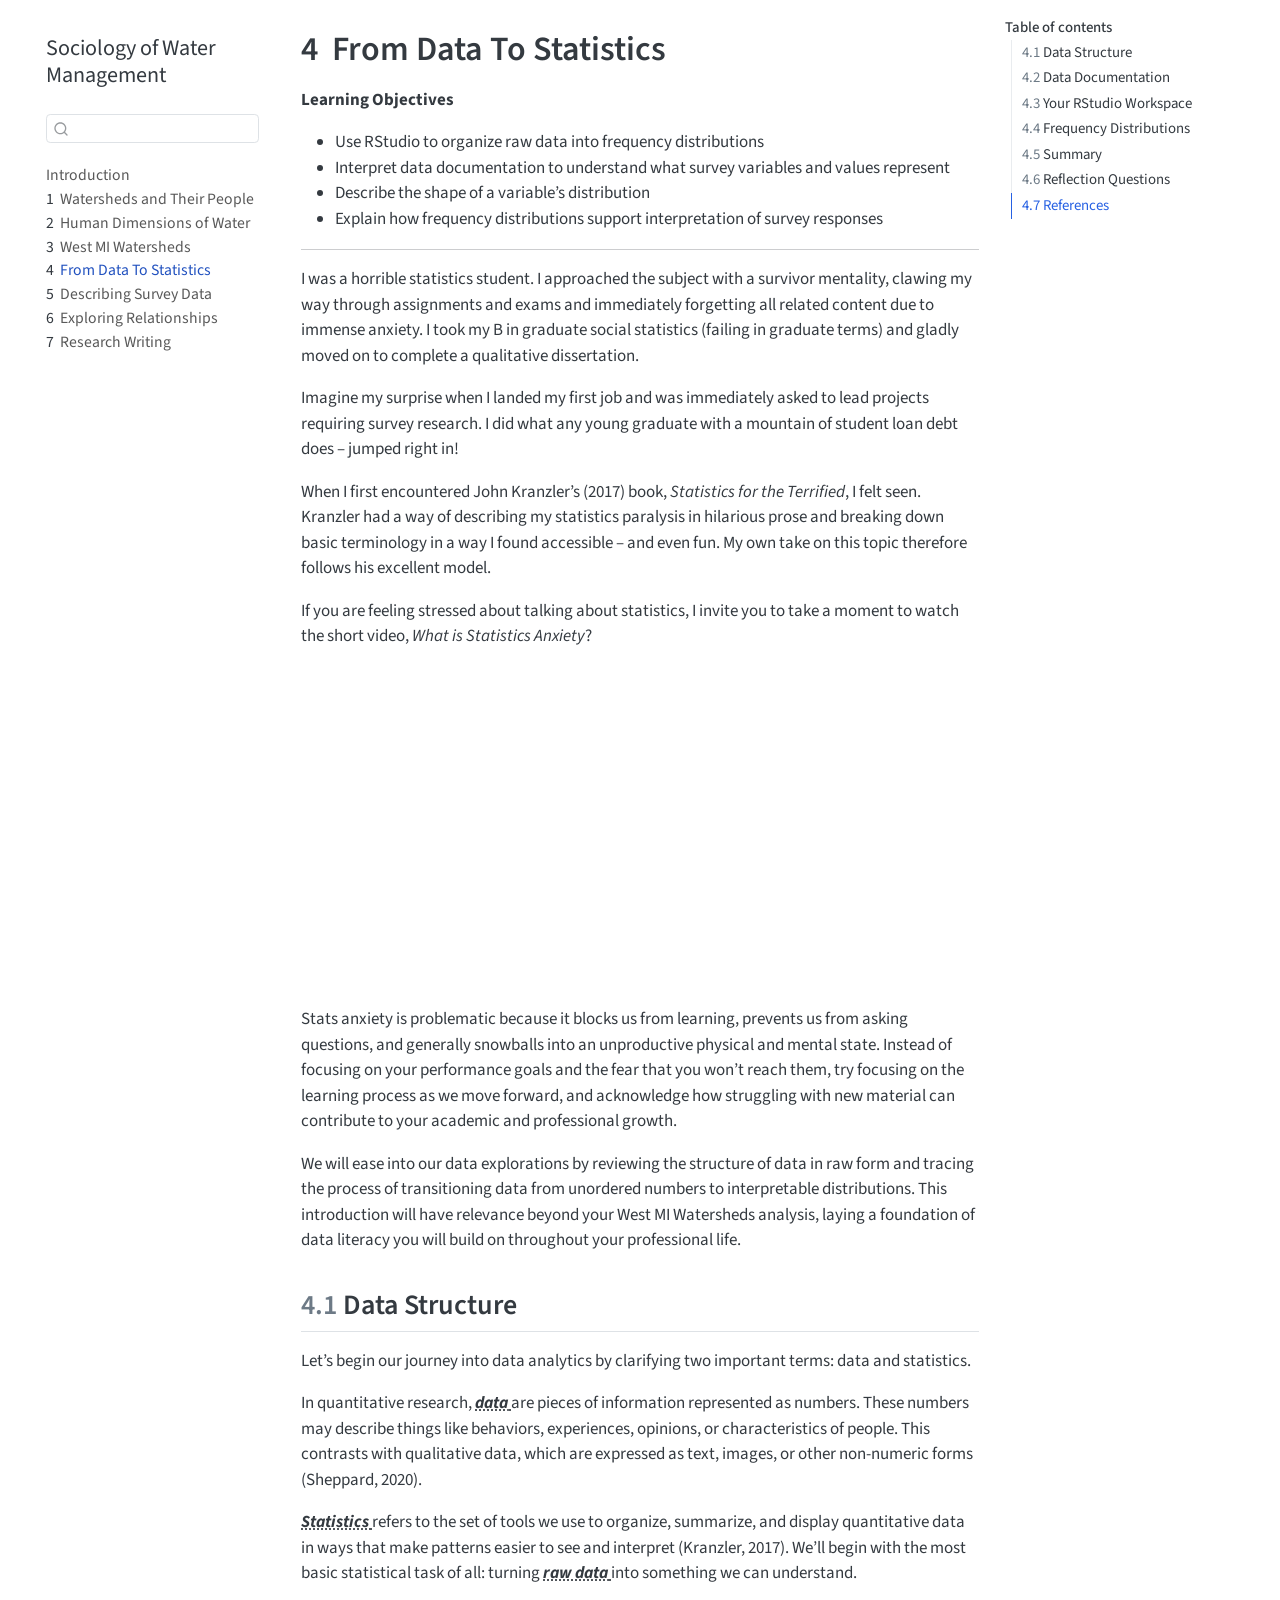
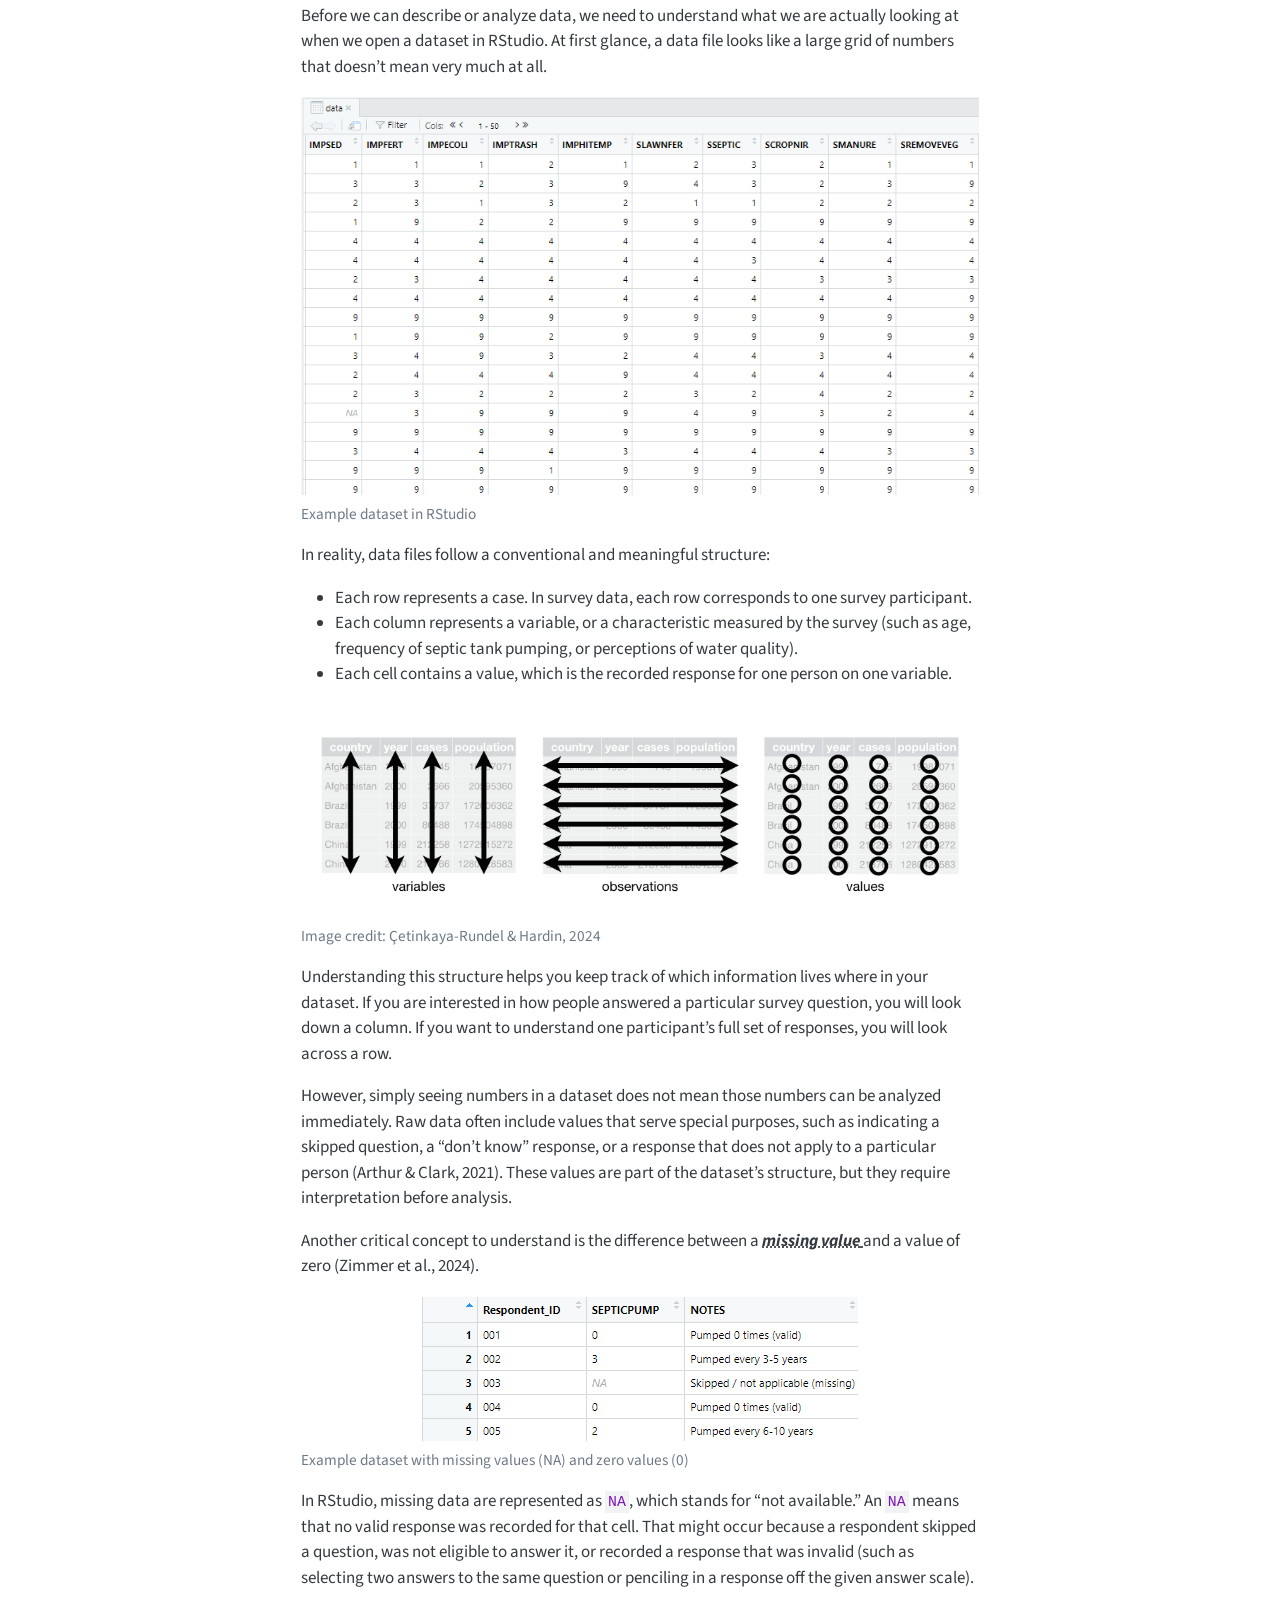
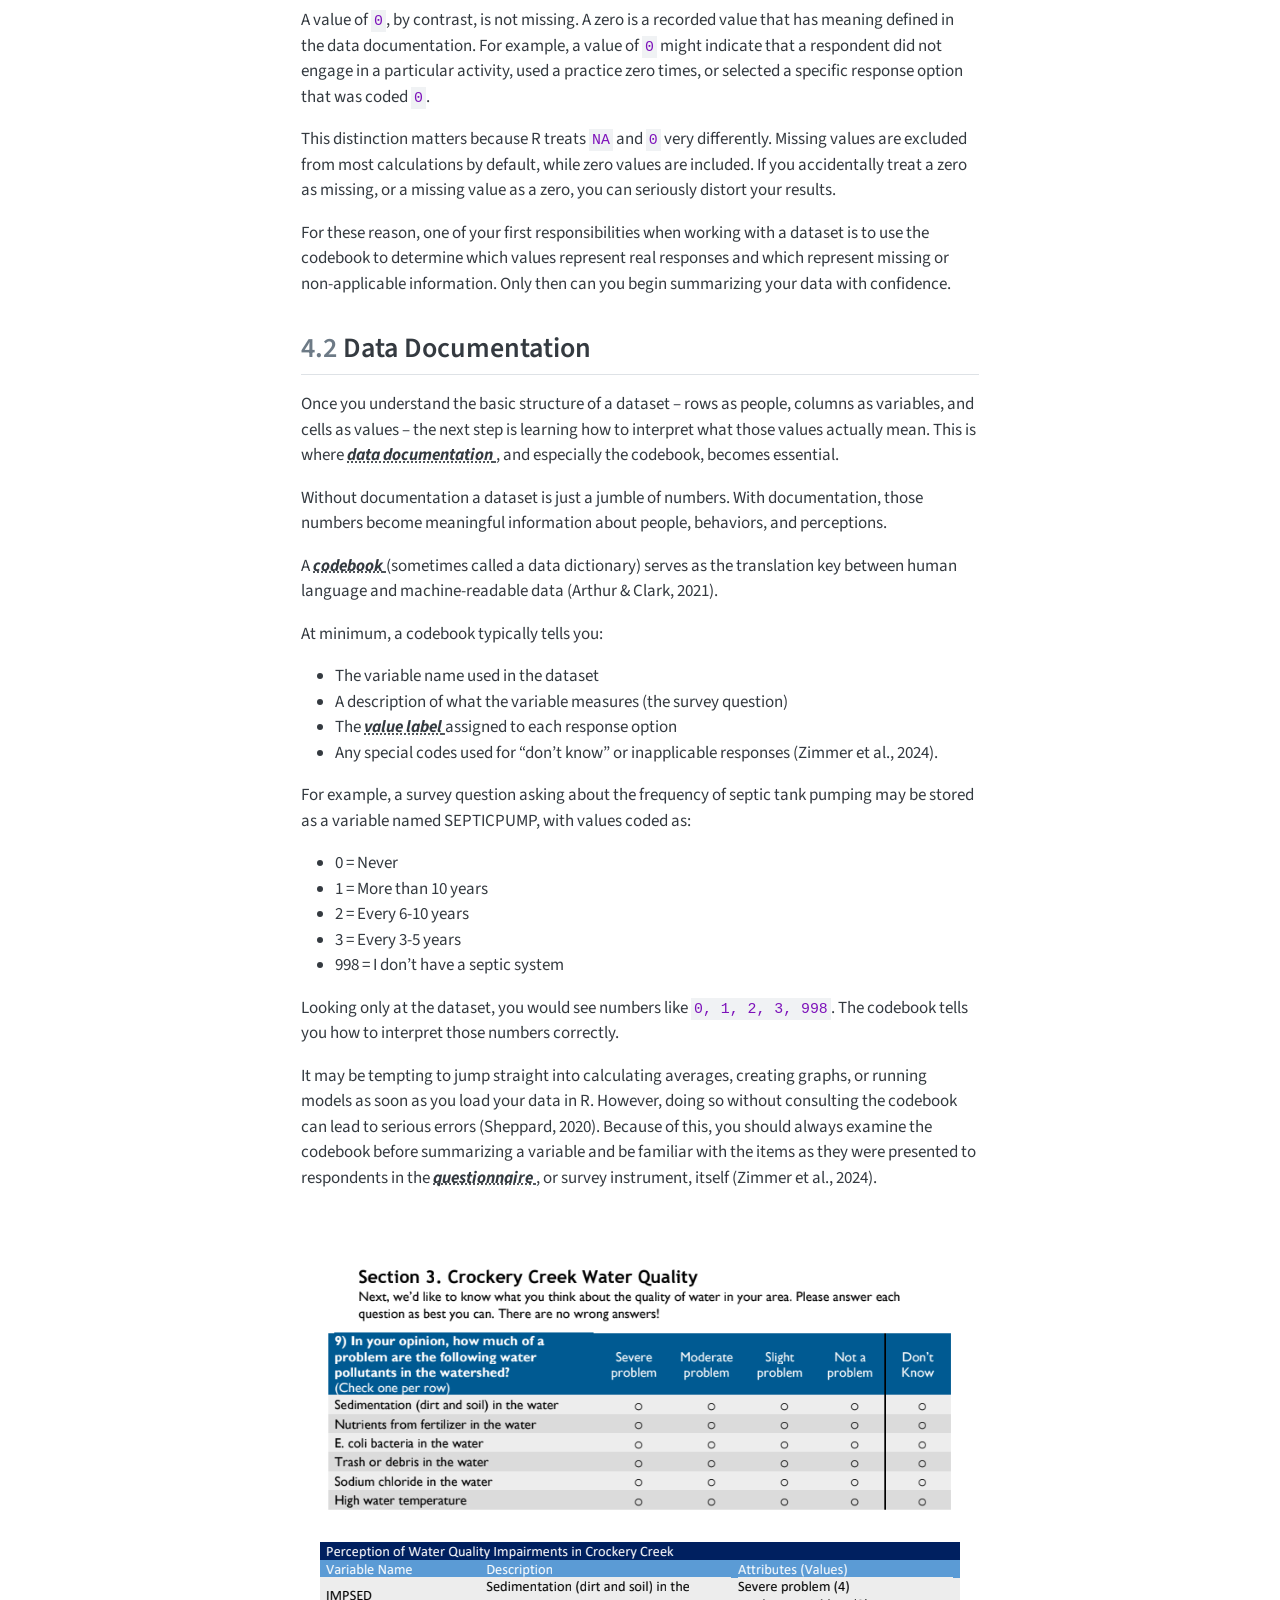
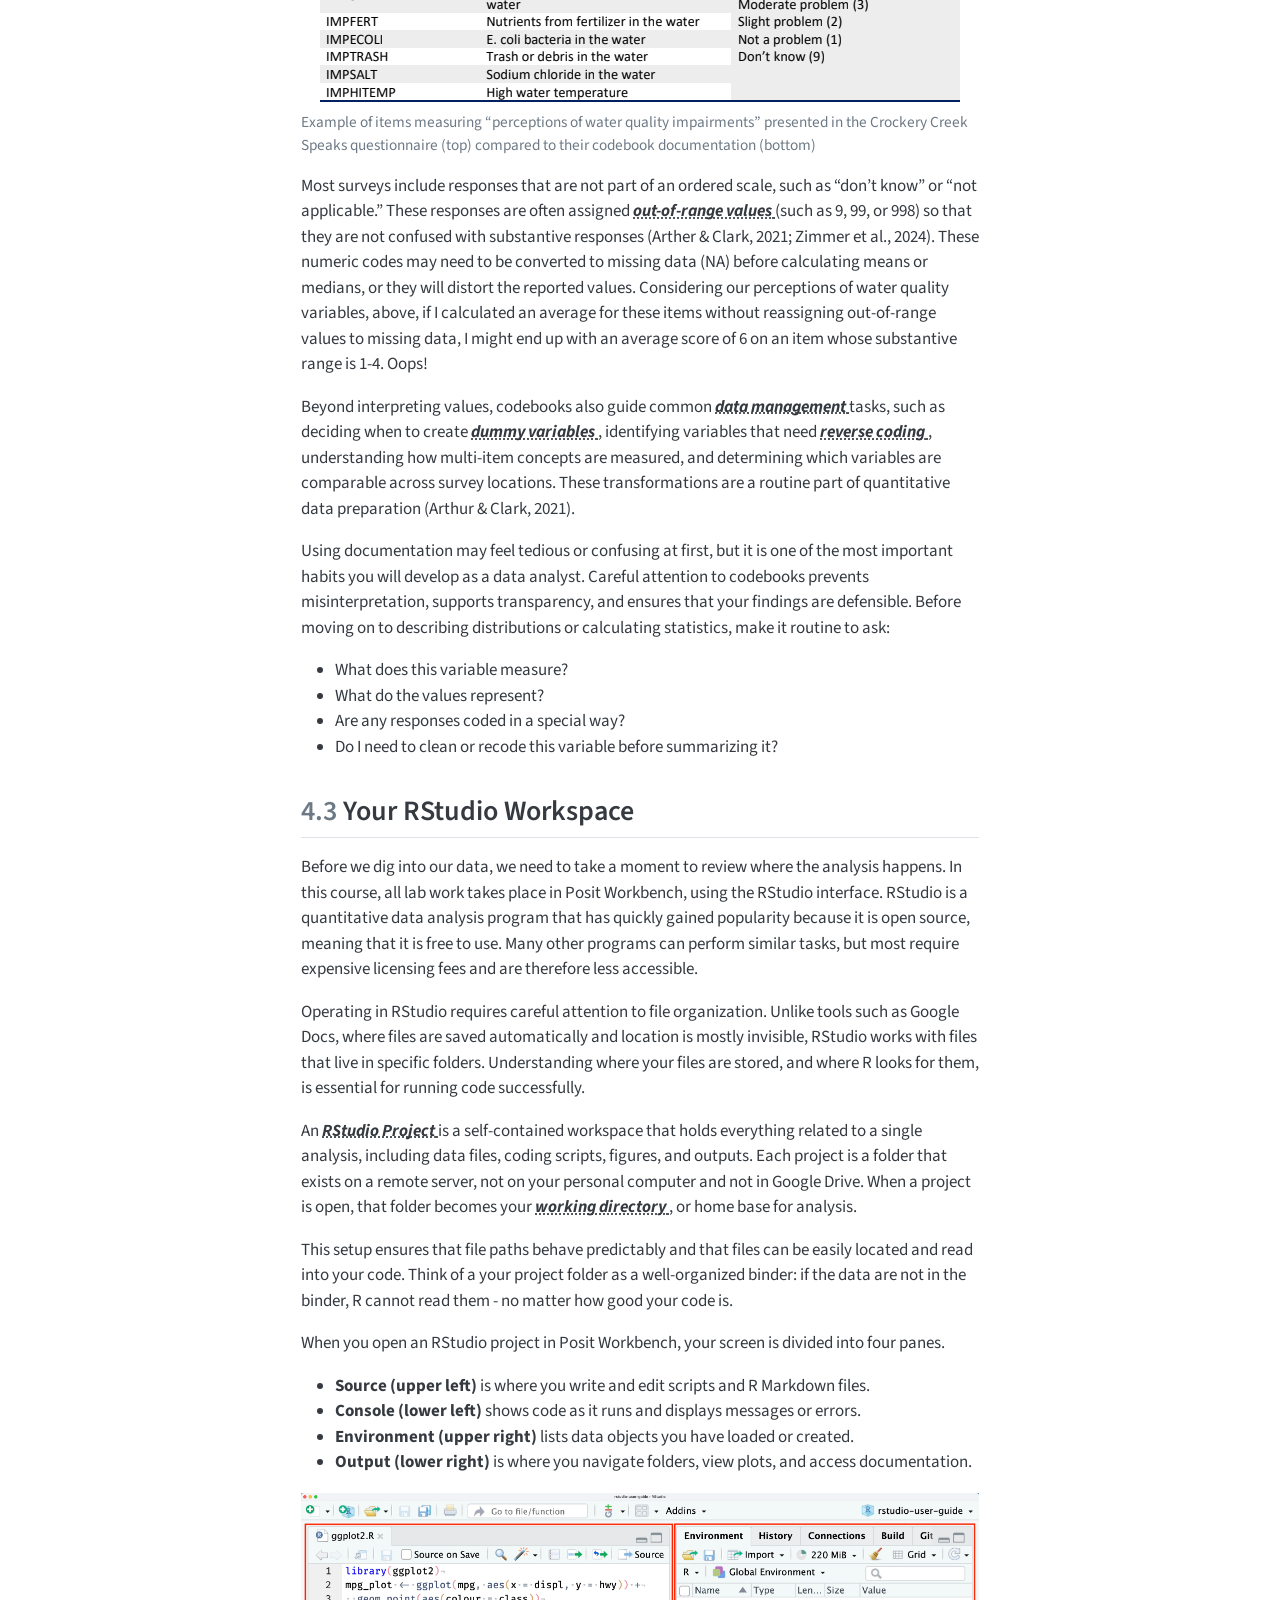
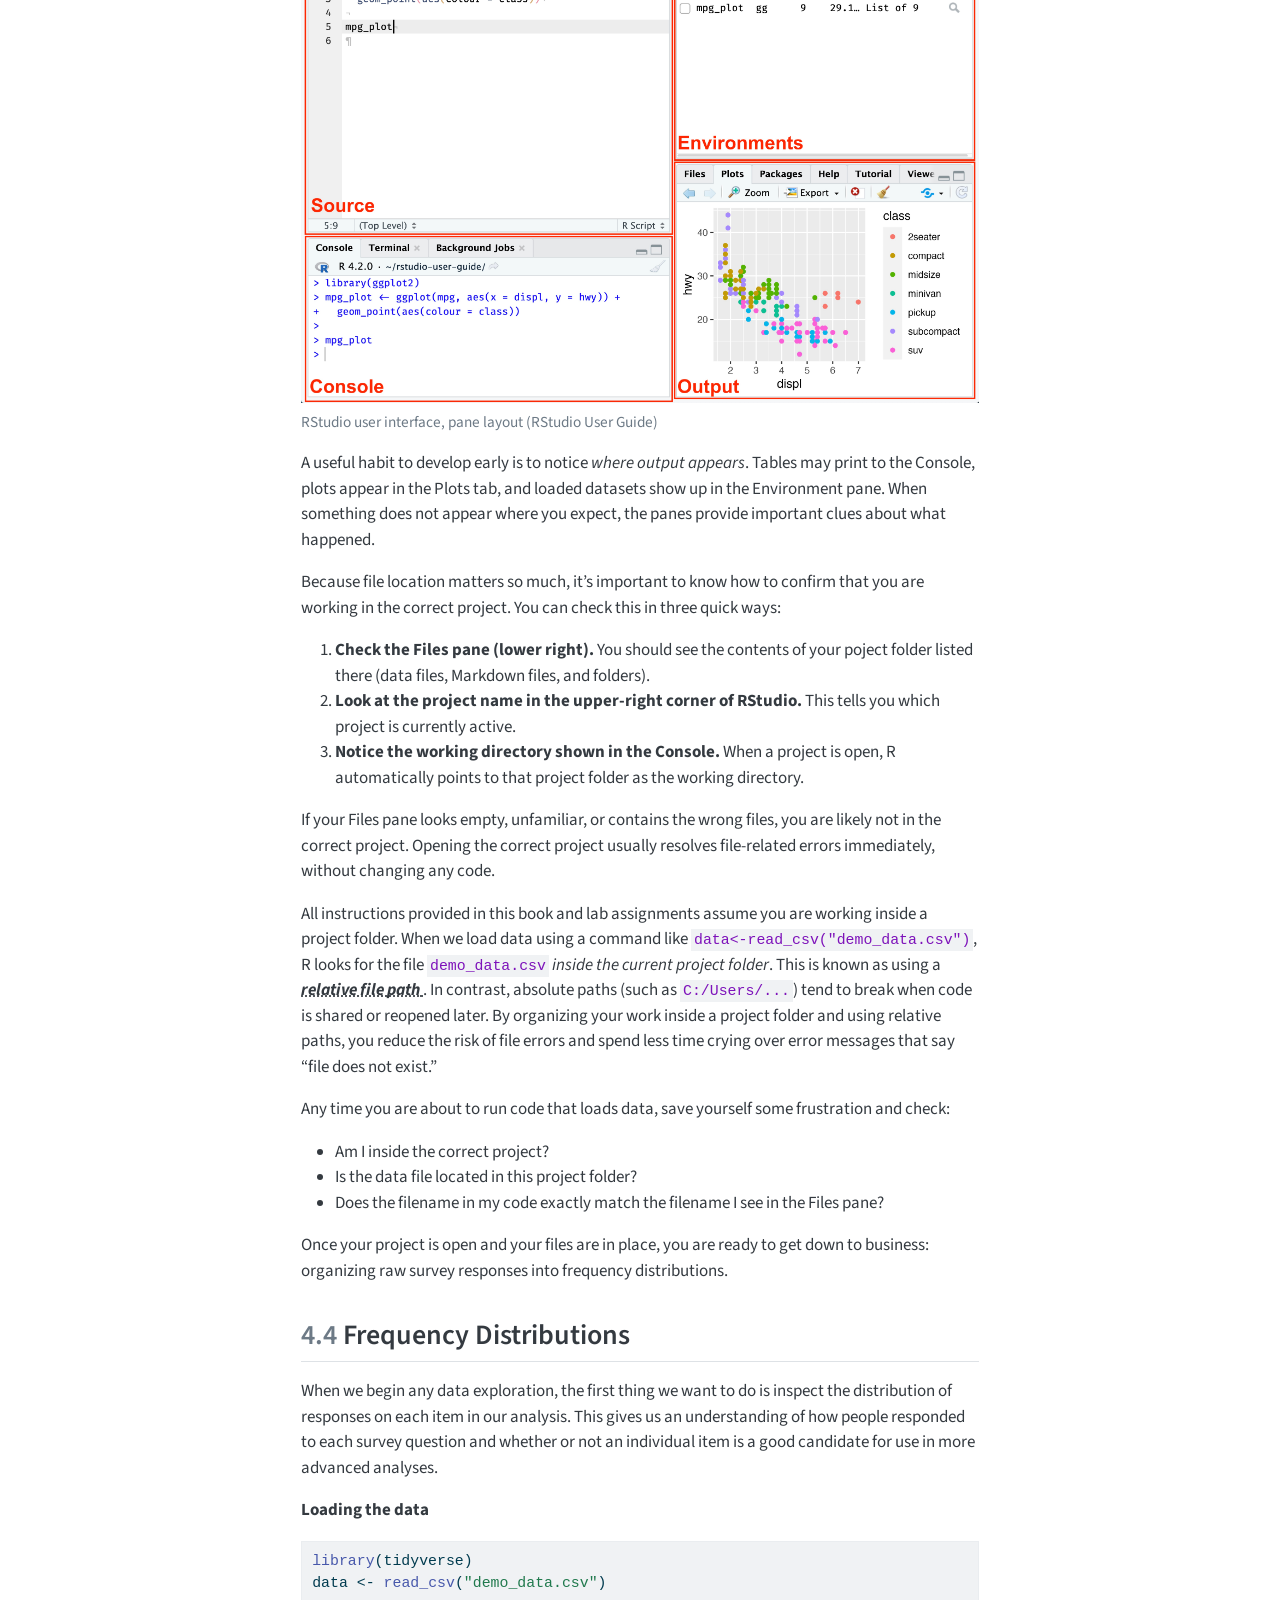
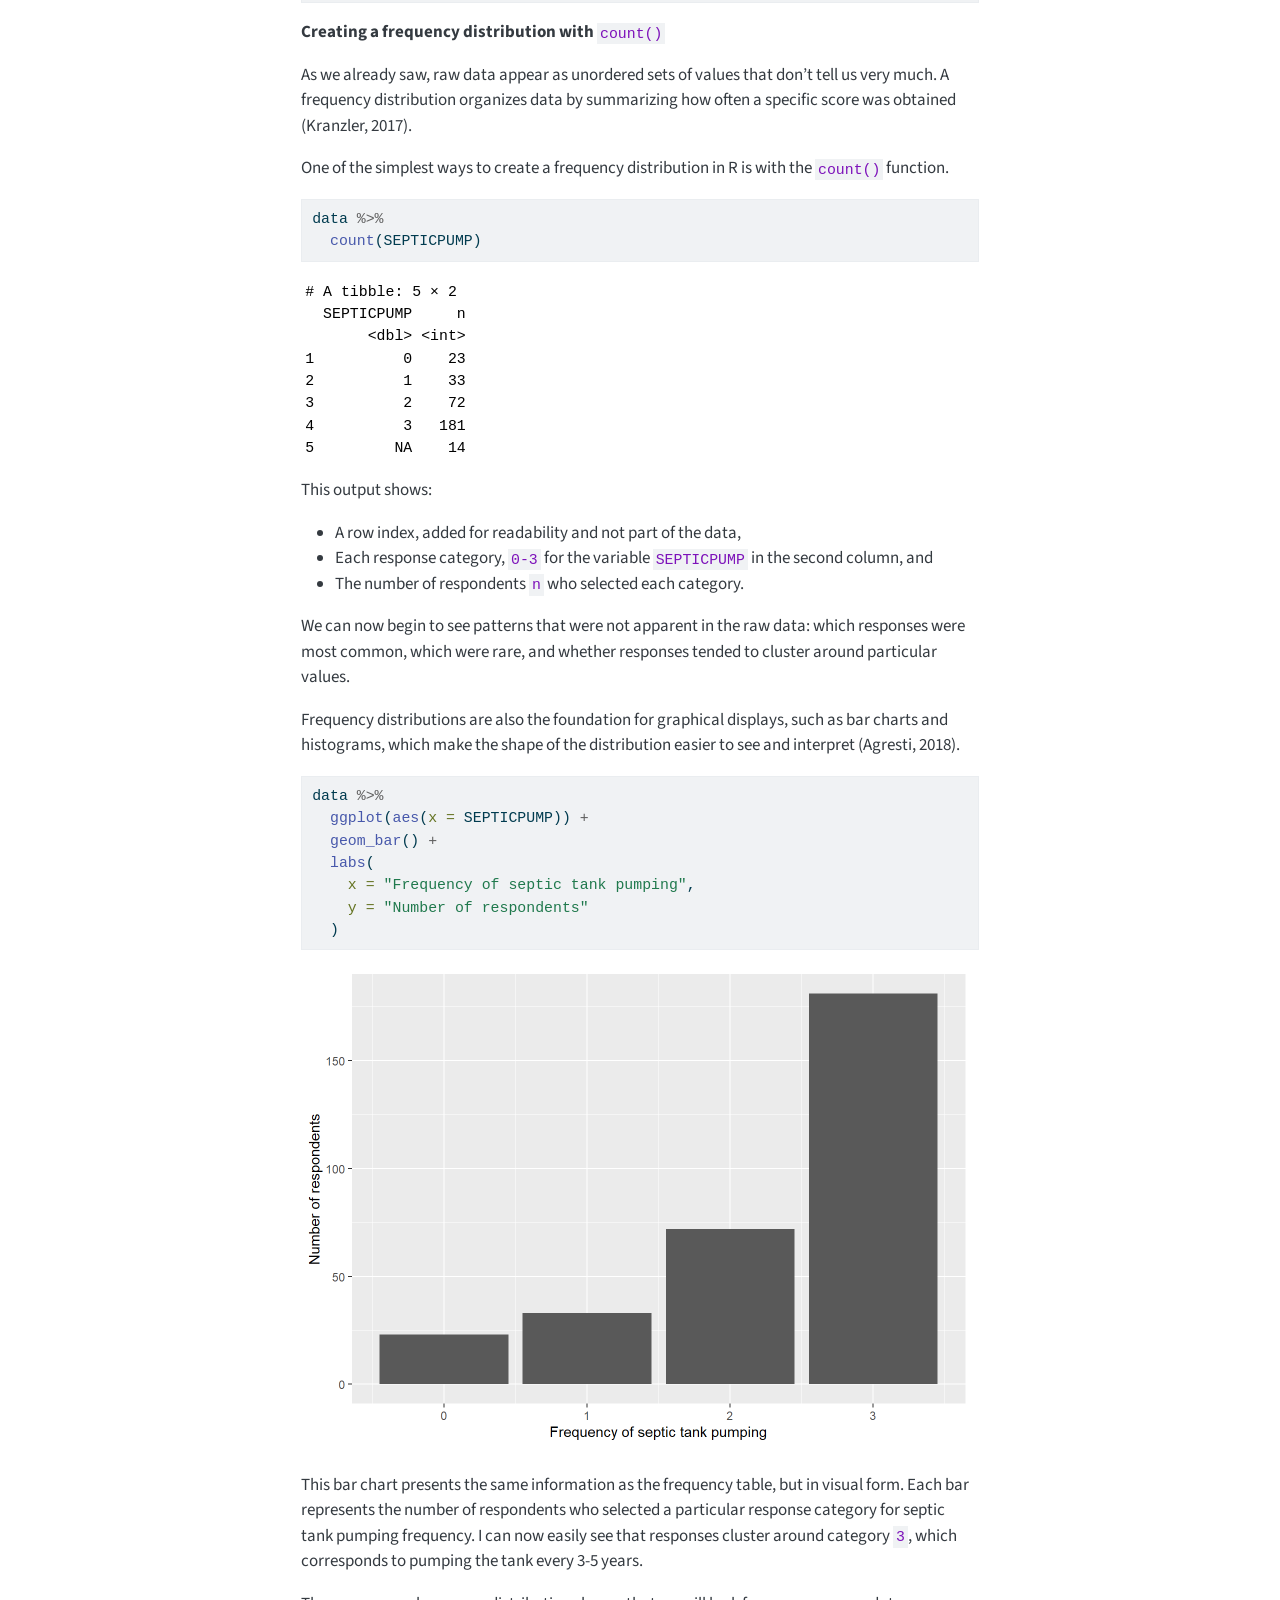
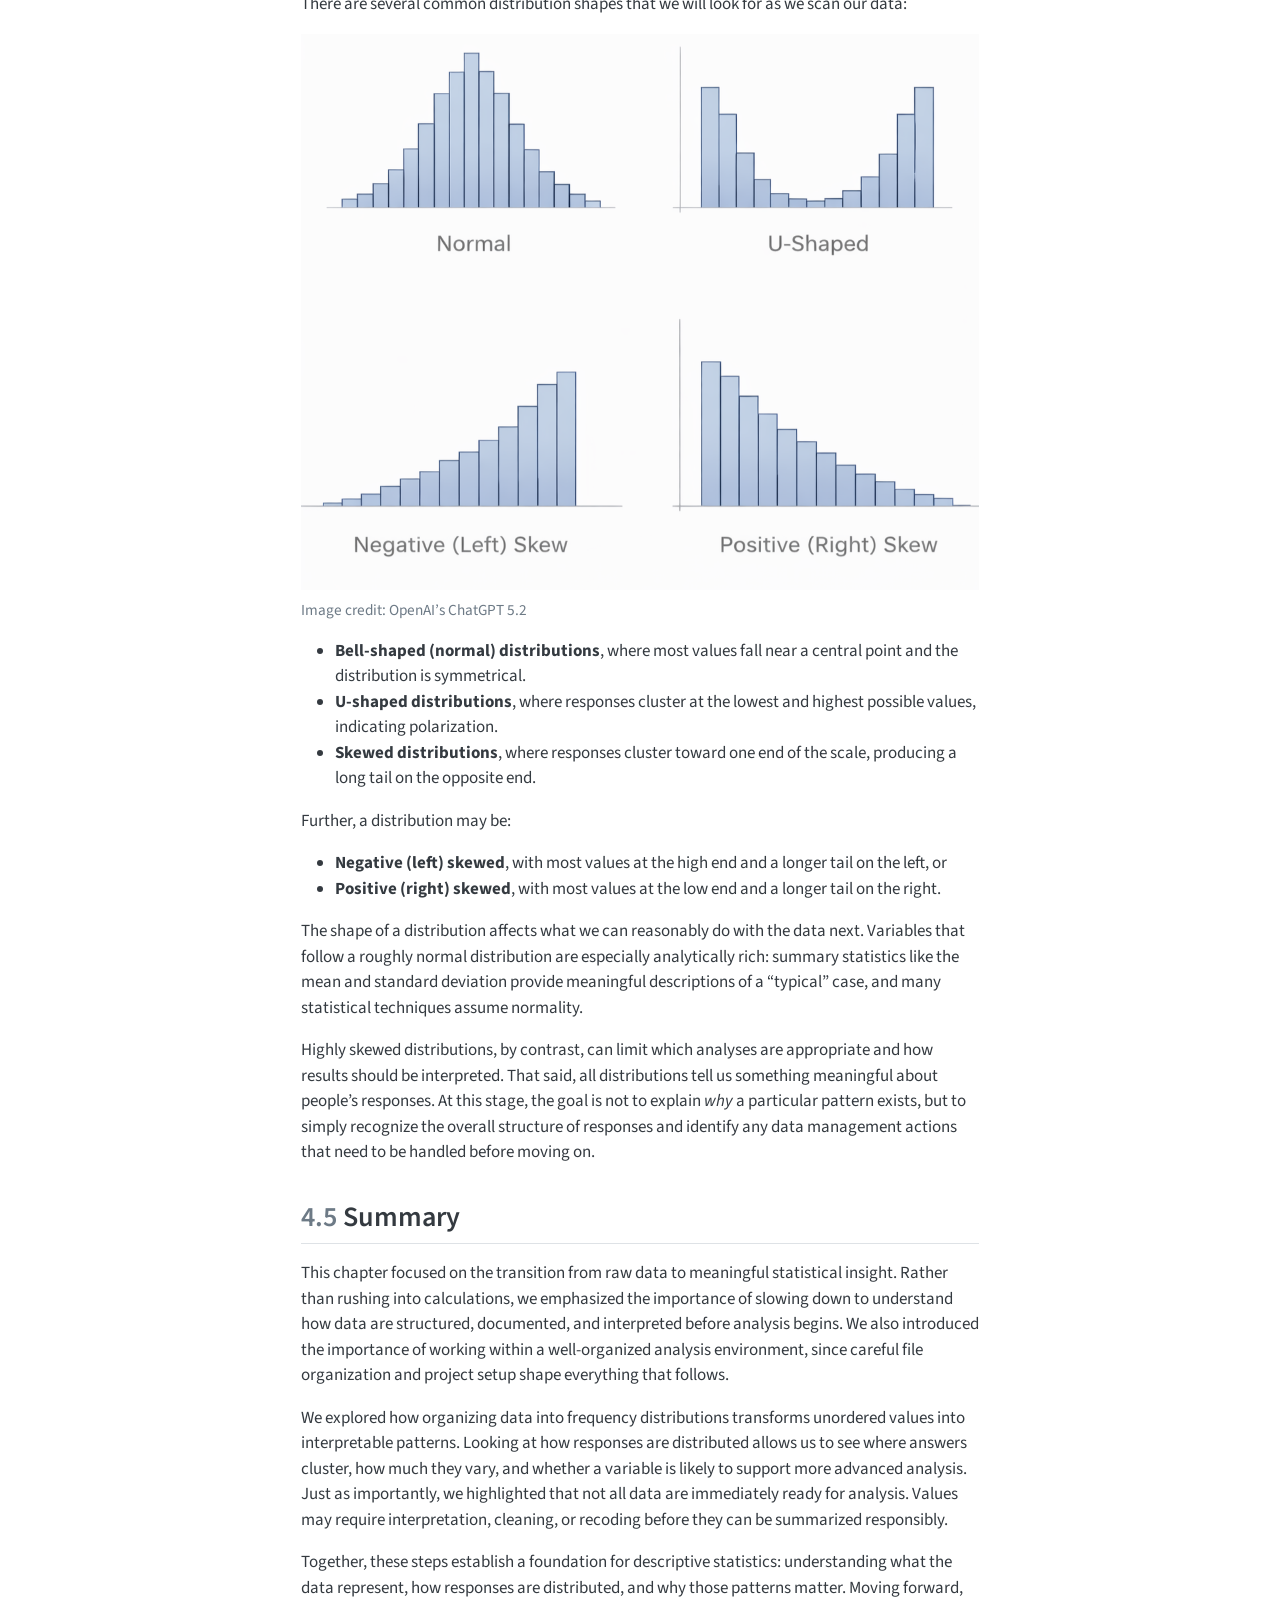
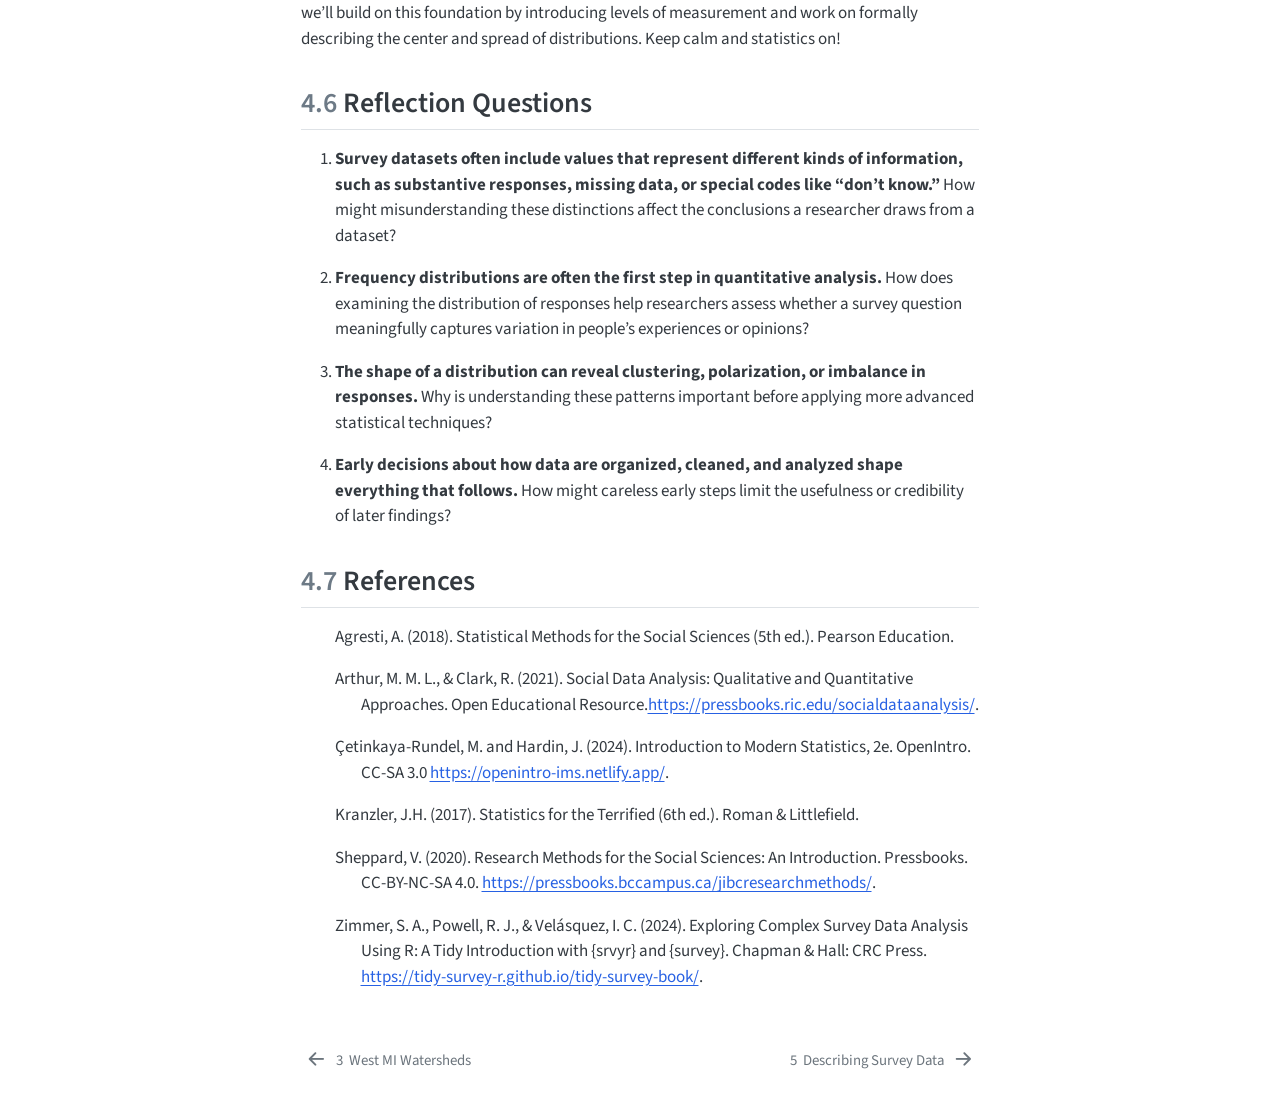
<file: _book/chapter4.html>
<!DOCTYPE html>
<html xmlns="http://www.w3.org/1999/xhtml" lang="en" xml:lang="en"><head>

<meta charset="utf-8">
<meta name="generator" content="quarto-1.8.26">

<meta name="viewport" content="width=device-width, initial-scale=1.0, user-scalable=yes">


<title>4&nbsp; From Data To Statistics – Sociology of Water Management</title>
<style>
code{white-space: pre-wrap;}
span.smallcaps{font-variant: small-caps;}
div.columns{display: flex; gap: min(4vw, 1.5em);}
div.column{flex: auto; overflow-x: auto;}
div.hanging-indent{margin-left: 1.5em; text-indent: -1.5em;}
ul.task-list{list-style: none;}
ul.task-list li input[type="checkbox"] {
  width: 0.8em;
  margin: 0 0.8em 0.2em -1em; /* quarto-specific, see https://github.com/quarto-dev/quarto-cli/issues/4556 */ 
  vertical-align: middle;
}
/* CSS for syntax highlighting */
html { -webkit-text-size-adjust: 100%; }
pre > code.sourceCode { white-space: pre; position: relative; }
pre > code.sourceCode > span { display: inline-block; line-height: 1.25; }
pre > code.sourceCode > span:empty { height: 1.2em; }
.sourceCode { overflow: visible; }
code.sourceCode > span { color: inherit; text-decoration: inherit; }
div.sourceCode { margin: 1em 0; }
pre.sourceCode { margin: 0; }
@media screen {
div.sourceCode { overflow: auto; }
}
@media print {
pre > code.sourceCode { white-space: pre-wrap; }
pre > code.sourceCode > span { text-indent: -5em; padding-left: 5em; }
}
pre.numberSource code
  { counter-reset: source-line 0; }
pre.numberSource code > span
  { position: relative; left: -4em; counter-increment: source-line; }
pre.numberSource code > span > a:first-child::before
  { content: counter(source-line);
    position: relative; left: -1em; text-align: right; vertical-align: baseline;
    border: none; display: inline-block;
    -webkit-touch-callout: none; -webkit-user-select: none;
    -khtml-user-select: none; -moz-user-select: none;
    -ms-user-select: none; user-select: none;
    padding: 0 4px; width: 4em;
  }
pre.numberSource { margin-left: 3em;  padding-left: 4px; }
div.sourceCode
  {   }
@media screen {
pre > code.sourceCode > span > a:first-child::before { text-decoration: underline; }
}
</style>


<script src="site_libs/quarto-nav/quarto-nav.js"></script>
<script src="site_libs/quarto-nav/headroom.min.js"></script>
<script src="site_libs/clipboard/clipboard.min.js"></script>
<script src="site_libs/quarto-search/autocomplete.umd.js"></script>
<script src="site_libs/quarto-search/fuse.min.js"></script>
<script src="site_libs/quarto-search/quarto-search.js"></script>
<meta name="quarto:offset" content="./">
<link href="./chapter5.html" rel="next">
<link href="./chapter3.html" rel="prev">
<script src="site_libs/quarto-html/quarto.js" type="module"></script>
<script src="site_libs/quarto-html/tabsets/tabsets.js" type="module"></script>
<script src="site_libs/quarto-html/axe/axe-check.js" type="module"></script>
<script src="site_libs/quarto-html/popper.min.js"></script>
<script src="site_libs/quarto-html/tippy.umd.min.js"></script>
<script src="site_libs/quarto-html/anchor.min.js"></script>
<link href="site_libs/quarto-html/tippy.css" rel="stylesheet">
<link href="site_libs/quarto-html/quarto-syntax-highlighting-587c61ba64f3a5504c4d52d930310e48.css" rel="stylesheet" id="quarto-text-highlighting-styles">
<script src="site_libs/bootstrap/bootstrap.min.js"></script>
<link href="site_libs/bootstrap/bootstrap-icons.css" rel="stylesheet">
<link href="site_libs/bootstrap/bootstrap-70a47bd5681a7291082a5b9f83d58762.min.css" rel="stylesheet" append-hash="true" id="quarto-bootstrap" data-mode="light">
<script id="quarto-search-options" type="application/json">{
  "location": "sidebar",
  "copy-button": false,
  "collapse-after": 3,
  "panel-placement": "start",
  "type": "textbox",
  "limit": 50,
  "keyboard-shortcut": [
    "f",
    "/",
    "s"
  ],
  "show-item-context": false,
  "language": {
    "search-no-results-text": "No results",
    "search-matching-documents-text": "matching documents",
    "search-copy-link-title": "Copy link to search",
    "search-hide-matches-text": "Hide additional matches",
    "search-more-match-text": "more match in this document",
    "search-more-matches-text": "more matches in this document",
    "search-clear-button-title": "Clear",
    "search-text-placeholder": "",
    "search-detached-cancel-button-title": "Cancel",
    "search-submit-button-title": "Submit",
    "search-label": "Search"
  }
}</script>


<link rel="stylesheet" href="references.css">
</head>

<body class="nav-sidebar floating quarto-light">

<div id="quarto-search-results"></div>
  <header id="quarto-header" class="headroom fixed-top">
  <nav class="quarto-secondary-nav">
    <div class="container-fluid d-flex">
      <button type="button" class="quarto-btn-toggle btn" data-bs-toggle="collapse" role="button" data-bs-target=".quarto-sidebar-collapse-item" aria-controls="quarto-sidebar" aria-expanded="false" aria-label="Toggle sidebar navigation" onclick="if (window.quartoToggleHeadroom) { window.quartoToggleHeadroom(); }">
        <i class="bi bi-layout-text-sidebar-reverse"></i>
      </button>
        <nav class="quarto-page-breadcrumbs" aria-label="breadcrumb"><ol class="breadcrumb"><li class="breadcrumb-item"><a href="./chapter4.html"><span class="chapter-number">4</span>&nbsp; <span class="chapter-title">From Data To Statistics</span></a></li></ol></nav>
        <a class="flex-grow-1" role="navigation" data-bs-toggle="collapse" data-bs-target=".quarto-sidebar-collapse-item" aria-controls="quarto-sidebar" aria-expanded="false" aria-label="Toggle sidebar navigation" onclick="if (window.quartoToggleHeadroom) { window.quartoToggleHeadroom(); }">      
        </a>
      <button type="button" class="btn quarto-search-button" aria-label="Search" onclick="window.quartoOpenSearch();">
        <i class="bi bi-search"></i>
      </button>
    </div>
  </nav>
</header>
<!-- content -->
<div id="quarto-content" class="quarto-container page-columns page-rows-contents page-layout-article">
<!-- sidebar -->
  <nav id="quarto-sidebar" class="sidebar collapse collapse-horizontal quarto-sidebar-collapse-item sidebar-navigation floating overflow-auto">
    <div class="pt-lg-2 mt-2 text-left sidebar-header">
    <div class="sidebar-title mb-0 py-0">
      <a href="./">Sociology of Water Management</a> 
    </div>
      </div>
        <div class="mt-2 flex-shrink-0 align-items-center">
        <div class="sidebar-search">
        <div id="quarto-search" class="" title="Search"></div>
        </div>
        </div>
    <div class="sidebar-menu-container"> 
    <ul class="list-unstyled mt-1">
        <li class="sidebar-item">
  <div class="sidebar-item-container"> 
  <a href="./index.html" class="sidebar-item-text sidebar-link">
 <span class="menu-text">Introduction</span></a>
  </div>
</li>
        <li class="sidebar-item">
  <div class="sidebar-item-container"> 
  <a href="./chapter1.html" class="sidebar-item-text sidebar-link">
 <span class="menu-text"><span class="chapter-number">1</span>&nbsp; <span class="chapter-title">Watersheds and Their People</span></span></a>
  </div>
</li>
        <li class="sidebar-item">
  <div class="sidebar-item-container"> 
  <a href="./chapter2.html" class="sidebar-item-text sidebar-link">
 <span class="menu-text"><span class="chapter-number">2</span>&nbsp; <span class="chapter-title">Human Dimensions of Water</span></span></a>
  </div>
</li>
        <li class="sidebar-item">
  <div class="sidebar-item-container"> 
  <a href="./chapter3.html" class="sidebar-item-text sidebar-link">
 <span class="menu-text"><span class="chapter-number">3</span>&nbsp; <span class="chapter-title">West MI Watersheds</span></span></a>
  </div>
</li>
        <li class="sidebar-item">
  <div class="sidebar-item-container"> 
  <a href="./chapter4.html" class="sidebar-item-text sidebar-link active">
 <span class="menu-text"><span class="chapter-number">4</span>&nbsp; <span class="chapter-title">From Data To Statistics</span></span></a>
  </div>
</li>
        <li class="sidebar-item">
  <div class="sidebar-item-container"> 
  <a href="./chapter5.html" class="sidebar-item-text sidebar-link">
 <span class="menu-text"><span class="chapter-number">5</span>&nbsp; <span class="chapter-title">Describing Survey Data</span></span></a>
  </div>
</li>
        <li class="sidebar-item">
  <div class="sidebar-item-container"> 
  <a href="./chapter6.html" class="sidebar-item-text sidebar-link">
 <span class="menu-text"><span class="chapter-number">6</span>&nbsp; <span class="chapter-title">Exploring Relationships</span></span></a>
  </div>
</li>
        <li class="sidebar-item">
  <div class="sidebar-item-container"> 
  <a href="./chapter7.html" class="sidebar-item-text sidebar-link">
 <span class="menu-text"><span class="chapter-number">7</span>&nbsp; <span class="chapter-title">Research Writing</span></span></a>
  </div>
</li>
    </ul>
    </div>
</nav>
<div id="quarto-sidebar-glass" class="quarto-sidebar-collapse-item" data-bs-toggle="collapse" data-bs-target=".quarto-sidebar-collapse-item"></div>
<!-- margin-sidebar -->
    <div id="quarto-margin-sidebar" class="sidebar margin-sidebar">
        <nav id="TOC" role="doc-toc" class="toc-active">
    <h2 id="toc-title">Table of contents</h2>
   
  <ul>
  <li><a href="#data-structure" id="toc-data-structure" class="nav-link active" data-scroll-target="#data-structure"><span class="header-section-number">4.1</span> Data Structure</a></li>
  <li><a href="#data-documentation" id="toc-data-documentation" class="nav-link" data-scroll-target="#data-documentation"><span class="header-section-number">4.2</span> Data Documentation</a></li>
  <li><a href="#your-rstudio-workspace" id="toc-your-rstudio-workspace" class="nav-link" data-scroll-target="#your-rstudio-workspace"><span class="header-section-number">4.3</span> Your RStudio Workspace</a></li>
  <li><a href="#frequency-distributions" id="toc-frequency-distributions" class="nav-link" data-scroll-target="#frequency-distributions"><span class="header-section-number">4.4</span> Frequency Distributions</a></li>
  <li><a href="#summary" id="toc-summary" class="nav-link" data-scroll-target="#summary"><span class="header-section-number">4.5</span> Summary</a></li>
  <li><a href="#reflection-questions" id="toc-reflection-questions" class="nav-link" data-scroll-target="#reflection-questions"><span class="header-section-number">4.6</span> Reflection Questions</a></li>
  <li><a href="#references" id="toc-references" class="nav-link" data-scroll-target="#references"><span class="header-section-number">4.7</span> References</a></li>
  </ul>
</nav>
    </div>
<!-- main -->
<main class="content" id="quarto-document-content">

<header id="title-block-header" class="quarto-title-block default">
<div class="quarto-title">
<h1 class="title"><span class="chapter-number">4</span>&nbsp; <span class="chapter-title">From Data To Statistics</span></h1>
</div>



<div class="quarto-title-meta">

    
  
    
  </div>
  


</header>


<p><strong>Learning Objectives</strong></p>
<ul>
<li>Use RStudio to organize raw data into frequency distributions</li>
<li>Interpret data documentation to understand what survey variables and values represent</li>
<li>Describe the shape of a variable’s distribution</li>
<li>Explain how frequency distributions support interpretation of survey responses</li>
</ul>
<hr>
<p>I was a horrible statistics student. I approached the subject with a survivor mentality, clawing my way through assignments and exams and immediately forgetting all related content due to immense anxiety. I took my B in graduate social statistics (failing in graduate terms) and gladly moved on to complete a qualitative dissertation.</p>
<p>Imagine my surprise when I landed my first job and was immediately asked to lead projects requiring survey research. I did what any young graduate with a mountain of student loan debt does – jumped right in!</p>
<p>When I first encountered John Kranzler’s (2017) book, <em>Statistics for the Terrified</em>, I felt seen. Kranzler had a way of describing my statistics paralysis in hilarious prose and breaking down basic terminology in a way I found accessible – and even fun. My own take on this topic therefore follows his excellent model.</p>
<p>If you are feeling stressed about talking about statistics, I invite you to take a moment to watch the short video, <em>What is Statistics Anxiety</em>?</p>
<iframe width="560" height="315" src="https://www.youtube.com/embed/iymgY56mgCo?si=YEXNRE8owu9FxmhZ" title="YouTube video player" frameborder="0" allow="accelerometer; autoplay; clipboard-write; encrypted-media; gyroscope; picture-in-picture; web-share" referrerpolicy="strict-origin-when-cross-origin" allowfullscreen="">
</iframe>
<p>Stats anxiety is problematic because it blocks us from learning, prevents us from asking questions, and generally snowballs into an unproductive physical and mental state. Instead of focusing on your performance goals and the fear that you won’t reach them, try focusing on the learning process as we move forward, and acknowledge how struggling with new material can contribute to your academic and professional growth.</p>
<p>We will ease into our data explorations by reviewing the structure of data in raw form and tracing the process of transitioning data from unordered numbers to interpretable distributions. This introduction will have relevance beyond your West MI Watersheds analysis, laying a foundation of data literacy you will build on throughout your professional life.</p>
<section id="data-structure" class="level2" data-number="4.1">
<h2 data-number="4.1" class="anchored" data-anchor-id="data-structure"><span class="header-section-number">4.1</span> Data Structure</h2>
<p>Let’s begin our journey into data analytics by clarifying two important terms: data and statistics.</p>
<p>In quantitative research, <abbr title="A collection of information." style="font-weight: bold; text-decoration: underline dotted; cursor: help;"> <em>data</em> </abbr> are pieces of information represented as numbers. These numbers may describe things like behaviors, experiences, opinions, or characteristics of people. This contrasts with qualitative data, which are expressed as text, images, or other non-numeric forms (Sheppard, 2020).</p>
<p><abbr title="Techniques and procedures for working with quantitative data." style="font-weight: bold; text-decoration: underline dotted; cursor: help;"> <em>Statistics</em> </abbr> refers to the set of tools we use to organize, summarize, and display quantitative data in ways that make patterns easier to see and interpret (Kranzler, 2017). We’ll begin with the most basic statistical task of all: turning <abbr title="Data in its original, unorganized form before it has been summarized or cleaned." style="font-weight: bold; text-decoration: underline dotted; cursor: help;"> <em>raw data</em> </abbr> into something we can understand.</p>
<p>Before we can describe or analyze data, we need to understand what we are actually looking at when we open a dataset in RStudio. At first glance, a data file looks like a large grid of numbers that doesn’t mean very much at all.</p>
<div class="quarto-figure quarto-figure-center">
<figure class="figure">
<p><img src="images/raw_data.png" class="img-fluid figure-img"></p>
<figcaption>Example dataset in RStudio</figcaption>
</figure>
</div>
<p>In reality, data files follow a conventional and meaningful structure:</p>
<ul>
<li>Each row represents a case. In survey data, each row corresponds to one survey participant.</li>
<li>Each column represents a variable, or a characteristic measured by the survey (such as age, frequency of septic tank pumping, or perceptions of water quality).</li>
<li>Each cell contains a value, which is the recorded response for one person on one variable.</li>
</ul>
<div class="quarto-figure quarto-figure-center">
<figure class="figure">
<p><img src="images/data_org.png" class="img-fluid figure-img" alt="A graphic of a data file showing variables in columns, observations in rows, and values in cells."></p>
<figcaption>Image credit: Çetinkaya-Rundel &amp; Hardin, 2024</figcaption>
</figure>
</div>
<p>Understanding this structure helps you keep track of which information lives where in your dataset. If you are interested in how people answered a particular survey question, you will look down a column. If you want to understand one participant’s full set of responses, you will look across a row.</p>
<p>However, simply seeing numbers in a dataset does not mean those numbers can be analyzed immediately. Raw data often include values that serve special purposes, such as indicating a skipped question, a “don’t know” response, or a response that does not apply to a particular person (Arthur &amp; Clark, 2021). These values are part of the dataset’s structure, but they require interpretation before analysis.</p>
<p>Another critical concept to understand is the difference between a <abbr title="Data entries indicating that no valid response is available; coded as NA in R." style="font-weight: bold; text-decoration: underline dotted; cursor: help;"> <em>missing value</em> </abbr> and a value of zero (Zimmer et al., 2024).</p>
<div class="quarto-figure quarto-figure-center">
<figure class="figure">
<p><img src="images/na_vs_0.png" class="img-fluid figure-img" alt="A sample dataset showing cells containing missing values (NA) and zero values (0)."></p>
<figcaption>Example dataset with missing values (NA) and zero values (0)</figcaption>
</figure>
</div>
<p>In RStudio, missing data are represented as <code>NA</code>, which stands for “not available.” An <code>NA</code> means that no valid response was recorded for that cell. That might occur because a respondent skipped a question, was not eligible to answer it, or recorded a response that was invalid (such as selecting two answers to the same question or penciling in a response off the given answer scale).</p>
<p>A value of <code>0</code>, by contrast, is not missing. A zero is a recorded value that has meaning defined in the data documentation. For example, a value of <code>0</code> might indicate that a respondent did not engage in a particular activity, used a practice zero times, or selected a specific response option that was coded <code>0</code>.</p>
<p>This distinction matters because R treats <code>NA</code> and <code>0</code> very differently. Missing values are excluded from most calculations by default, while zero values are included. If you accidentally treat a zero as missing, or a missing value as a zero, you can seriously distort your results.</p>
<p>For these reason, one of your first responsibilities when working with a dataset is to use the codebook to determine which values represent real responses and which represent missing or non-applicable information. Only then can you begin summarizing your data with confidence.</p>
</section>
<section id="data-documentation" class="level2" data-number="4.2">
<h2 data-number="4.2" class="anchored" data-anchor-id="data-documentation"><span class="header-section-number">4.2</span> Data Documentation</h2>
<p>Once you understand the basic structure of a dataset – rows as people, columns as variables, and cells as values – the next step is learning how to interpret what those values actually mean. This is where <abbr title="The collection of materials, such as codebooks, questionnaires, and technical notes, that describe how data were collected, coded, and structured." style="font-weight: bold; text-decoration: underline dotted; cursor: help;"> <em>data documentation</em> </abbr>, and especially the codebook, becomes essential.</p>
<p>Without documentation a dataset is just a jumble of numbers. With documentation, those numbers become meaningful information about people, behaviors, and perceptions.</p>
<p>A <abbr title="A document that explains how survey responses were recorded and stored in a dataset." style="font-weight: bold; text-decoration: underline dotted; cursor: help;"> <em>codebook</em> </abbr> (sometimes called a data dictionary) serves as the translation key between human language and machine-readable data (Arthur &amp; Clark, 2021).</p>
<p>At minimum, a codebook typically tells you:</p>
<ul>
<li>The variable name used in the dataset</li>
<li>A description of what the variable measures (the survey question)</li>
<li>The <abbr title="Descriptions that explain what specific numeric values represent (e.g., 1 = “Never,” 3 = “Every 3–5 years”)." style="font-weight: bold; text-decoration: underline dotted; cursor: help;"> <em>value label</em> </abbr> assigned to each response option</li>
<li>Any special codes used for “don’t know” or inapplicable responses (Zimmer et al., 2024).</li>
</ul>
<p>For example, a survey question asking about the frequency of septic tank pumping may be stored as a variable named SEPTICPUMP, with values coded as:</p>
<ul>
<li>0 = Never</li>
<li>1 = More than 10 years</li>
<li>2 = Every 6-10 years</li>
<li>3 = Every 3-5 years</li>
<li>998 = I don’t have a septic system</li>
</ul>
<p>Looking only at the dataset, you would see numbers like <code>0, 1, 2, 3, 998</code>. The codebook tells you how to interpret those numbers correctly.</p>
<p>It may be tempting to jump straight into calculating averages, creating graphs, or running models as soon as you load your data in R. However, doing so without consulting the codebook can lead to serious errors (Sheppard, 2020). Because of this, you should always examine the codebook before summarizing a variable and be familiar with the items as they were presented to respondents in the <abbr title="The survey instrument presented to respondents." style="font-weight: bold; text-decoration: underline dotted; cursor: help;"> <em>questionnaire</em> </abbr>, or survey instrument, itself (Zimmer et al., 2024).</p>
<p><img src="images/clipboard-3476823740.png" class="img-fluid"></p>
<div class="quarto-figure quarto-figure-center">
<figure class="figure">
<p><img src="images/codebook.png" class="img-fluid figure-img" alt="A question block taken from a questionnaire and its companion documentation in the associated codebook."></p>
<figcaption>Example of items measuring “perceptions of water quality impairments” presented in the Crockery Creek Speaks questionnaire (top) compared to their codebook documentation (bottom)</figcaption>
</figure>
</div>
<p>Most surveys include responses that are not part of an ordered scale, such as “don’t know” or “not applicable.” These responses are often assigned <abbr title="A numeric code used to represent responses like “don’t know” or “not applicable” that fall outside the substantive response scale." style="font-weight: bold; text-decoration: underline dotted; cursor: help;"> <em>out-of-range values</em> </abbr> (such as 9, 99, or 998) so that they are not confused with substantive responses (Arther &amp; Clark, 2021; Zimmer et al., 2024). These numeric codes may need to be converted to missing data (NA) before calculating means or medians, or they will distort the reported values. Considering our perceptions of water quality variables, above, if I calculated an average for these items without reassigning out-of-range values to missing data, I might end up with an average score of 6 on an item whose substantive range is 1-4. Oops!</p>
<p>Beyond interpreting values, codebooks also guide common <abbr title="The process of preparing data for analysis, including cleaning, recoding, transforming variables, and handling missing or special values." style="font-weight: bold; text-decoration: underline dotted; cursor: help;"> <em>data management</em> </abbr> tasks, such as deciding when to create <abbr title="A binary variable coded as 0 or 1 to indicate the absence or presence of a specific characteristic or response." style="font-weight: bold; text-decoration: underline dotted; cursor: help;"> <em>dummy variables</em> </abbr>, identifying variables that need <abbr title="A data management technique that flips the direction of a scale so higher values consistently represent the same underlying concept." style="font-weight: bold; text-decoration: underline dotted; cursor: help;"> <em>reverse coding</em> </abbr>, understanding how multi-item concepts are measured, and determining which variables are comparable across survey locations. These transformations are a routine part of quantitative data preparation (Arthur &amp; Clark, 2021).</p>
<p>Using documentation may feel tedious or confusing at first, but it is one of the most important habits you will develop as a data analyst. Careful attention to codebooks prevents misinterpretation, supports transparency, and ensures that your findings are defensible. Before moving on to describing distributions or calculating statistics, make it routine to ask:</p>
<ul>
<li>What does this variable measure?</li>
<li>What do the values represent?</li>
<li>Are any responses coded in a special way?</li>
<li>Do I need to clean or recode this variable before summarizing it?</li>
</ul>
</section>
<section id="your-rstudio-workspace" class="level2" data-number="4.3">
<h2 data-number="4.3" class="anchored" data-anchor-id="your-rstudio-workspace"><span class="header-section-number">4.3</span> Your RStudio Workspace</h2>
<p>Before we dig into our data, we need to take a moment to review where the analysis happens. In this course, all lab work takes place in Posit Workbench, using the RStudio interface. RStudio is a quantitative data analysis program that has quickly gained popularity because it is open source, meaning that it is free to use. Many other programs can perform similar tasks, but most require expensive licensing fees and are therefore less accessible.</p>
<p>Operating in RStudio requires careful attention to file organization. Unlike tools such as Google Docs, where files are saved automatically and location is mostly invisible, RStudio works with files that live in specific folders. Understanding where your files are stored, and where R looks for them, is essential for running code successfully.</p>
<p>An <abbr title="A self-contained workspace that organizes all files for a single analysis and automatically sets the project folder as the working directory." style="font-weight: bold; text-decoration: underline dotted; cursor: help;"> <em>RStudio Project</em> </abbr> is a self-contained workspace that holds everything related to a single analysis, including data files, coding scripts, figures, and outputs. Each project is a folder that exists on a remote server, not on your personal computer and not in Google Drive. When a project is open, that folder becomes your <abbr title="The folder R uses as its reference point for reading and saving files." style="font-weight: bold; text-decoration: underline dotted; cursor: help;"> <em>working directory</em> </abbr>, or home base for analysis.</p>
<p>This setup ensures that file paths behave predictably and that files can be easily located and read into your code. Think of a your project folder as a well-organized binder: if the data are not in the binder, R cannot read them - no matter how good your code is.</p>
<p>When you open an RStudio project in Posit Workbench, your screen is divided into four panes.</p>
<ul>
<li><strong>Source (upper left)</strong> is where you write and edit scripts and R Markdown files.</li>
<li><strong>Console (lower left)</strong> shows code as it runs and displays messages or errors.</li>
<li><strong>Environment (upper right)</strong> lists data objects you have loaded or created.</li>
<li><strong>Output (lower right)</strong> is where you navigate folders, view plots, and access documentation.</li>
</ul>
<div class="quarto-figure quarto-figure-center">
<figure class="figure">
<p><img src="images/panes.jpeg" class="img-fluid figure-img" alt="Diagram showing the Source pane upper left, Console pane lower left, Environments pane upper right, and Output pane lower right of the RStudio interface."></p>
<figcaption>RStudio user interface, pane layout (RStudio User Guide)</figcaption>
</figure>
</div>
<p>A useful habit to develop early is to notice <em>where output appears</em>. Tables may print to the Console, plots appear in the Plots tab, and loaded datasets show up in the Environment pane. When something does not appear where you expect, the panes provide important clues about what happened.</p>
<p>Because file location matters so much, it’s important to know how to confirm that you are working in the correct project. You can check this in three quick ways:</p>
<ol type="1">
<li><strong>Check the Files pane (lower right).</strong> You should see the contents of your poject folder listed there (data files, Markdown files, and folders).</li>
<li><strong>Look at the project name in the upper-right corner of RStudio.</strong> This tells you which project is currently active.</li>
<li><strong>Notice the working directory shown in the Console.</strong> When a project is open, R automatically points to that project folder as the working directory.</li>
</ol>
<p>If your Files pane looks empty, unfamiliar, or contains the wrong files, you are likely not in the correct project. Opening the correct project usually resolves file-related errors immediately, without changing any code.</p>
<p>All instructions provided in this book and lab assignments assume you are working inside a project folder. When we load data using a command like <code>data&lt;-read_csv("demo_data.csv")</code>, R looks for the file <code>demo_data.csv</code> <em>inside the current project folder</em>. This is known as using a <abbr title="A file location specified in relation to the current working directory rather than a full computer-specific address." style="font-weight: bold; text-decoration: underline dotted; cursor: help;"> <em>relative file path</em> </abbr>. In contrast, absolute paths (such as <code>C:/Users/...</code>) tend to break when code is shared or reopened later. By organizing your work inside a project folder and using relative paths, you reduce the risk of file errors and spend less time crying over error messages that say “file does not exist.”</p>
<p>Any time you are about to run code that loads data, save yourself some frustration and check:</p>
<ul>
<li>Am I inside the correct project?</li>
<li>Is the data file located in this project folder?</li>
<li>Does the filename in my code exactly match the filename I see in the Files pane?</li>
</ul>
<p>Once your project is open and your files are in place, you are ready to get down to business: organizing raw survey responses into frequency distributions.</p>
</section>
<section id="frequency-distributions" class="level2" data-number="4.4">
<h2 data-number="4.4" class="anchored" data-anchor-id="frequency-distributions"><span class="header-section-number">4.4</span> Frequency Distributions</h2>
<p>When we begin any data exploration, the first thing we want to do is inspect the distribution of responses on each item in our analysis. This gives us an understanding of how people responded to each survey question and whether or not an individual item is a good candidate for use in more advanced analyses.</p>
<p><strong>Loading the data</strong></p>
<div class="cell">
<div class="code-copy-outer-scaffold"><div class="sourceCode cell-code" id="cb1"><pre class="sourceCode r code-with-copy"><code class="sourceCode r"><span id="cb1-1"><a href="#cb1-1" aria-hidden="true" tabindex="-1"></a><span class="fu">library</span>(tidyverse)</span>
<span id="cb1-2"><a href="#cb1-2" aria-hidden="true" tabindex="-1"></a>data <span class="ot">&lt;-</span> <span class="fu">read_csv</span>(<span class="st">"demo_data.csv"</span>)</span></code></pre></div><button title="Copy to Clipboard" class="code-copy-button"><i class="bi"></i></button></div>
</div>
<p><strong>Creating a frequency distribution with <code>count()</code></strong></p>
<p>As we already saw, raw data appear as unordered sets of values that don’t tell us very much. A frequency distribution organizes data by summarizing how often a specific score was obtained (Kranzler, 2017).</p>
<p>One of the simplest ways to create a frequency distribution in R is with the <code>count()</code> function.</p>
<div class="cell">
<div class="code-copy-outer-scaffold"><div class="sourceCode cell-code" id="cb2"><pre class="sourceCode r code-with-copy"><code class="sourceCode r"><span id="cb2-1"><a href="#cb2-1" aria-hidden="true" tabindex="-1"></a>data <span class="sc">%&gt;%</span> </span>
<span id="cb2-2"><a href="#cb2-2" aria-hidden="true" tabindex="-1"></a>  <span class="fu">count</span>(SEPTICPUMP)</span></code></pre></div><button title="Copy to Clipboard" class="code-copy-button"><i class="bi"></i></button></div>
<div class="cell-output cell-output-stdout">
<pre><code># A tibble: 5 × 2
  SEPTICPUMP     n
       &lt;dbl&gt; &lt;int&gt;
1          0    23
2          1    33
3          2    72
4          3   181
5         NA    14</code></pre>
</div>
</div>
<p>This output shows:</p>
<ul>
<li>A row index, added for readability and not part of the data,</li>
<li>Each response category, <code>0-3</code> for the variable <code>SEPTICPUMP</code> in the second column, and</li>
<li>The number of respondents <code>n</code> who selected each category.</li>
</ul>
<p>We can now begin to see patterns that were not apparent in the raw data: which responses were most common, which were rare, and whether responses tended to cluster around particular values.</p>
<p>Frequency distributions are also the foundation for graphical displays, such as bar charts and histograms, which make the shape of the distribution easier to see and interpret (Agresti, 2018).</p>
<div class="cell">
<div class="code-copy-outer-scaffold"><div class="sourceCode cell-code" id="cb4"><pre class="sourceCode r code-with-copy"><code class="sourceCode r"><span id="cb4-1"><a href="#cb4-1" aria-hidden="true" tabindex="-1"></a>data <span class="sc">%&gt;%</span> </span>
<span id="cb4-2"><a href="#cb4-2" aria-hidden="true" tabindex="-1"></a>  <span class="fu">ggplot</span>(<span class="fu">aes</span>(<span class="at">x =</span> SEPTICPUMP)) <span class="sc">+</span></span>
<span id="cb4-3"><a href="#cb4-3" aria-hidden="true" tabindex="-1"></a>  <span class="fu">geom_bar</span>() <span class="sc">+</span></span>
<span id="cb4-4"><a href="#cb4-4" aria-hidden="true" tabindex="-1"></a>  <span class="fu">labs</span>(</span>
<span id="cb4-5"><a href="#cb4-5" aria-hidden="true" tabindex="-1"></a>    <span class="at">x =</span> <span class="st">"Frequency of septic tank pumping"</span>,</span>
<span id="cb4-6"><a href="#cb4-6" aria-hidden="true" tabindex="-1"></a>    <span class="at">y =</span> <span class="st">"Number of respondents"</span></span>
<span id="cb4-7"><a href="#cb4-7" aria-hidden="true" tabindex="-1"></a>  )</span></code></pre></div><button title="Copy to Clipboard" class="code-copy-button"><i class="bi"></i></button></div>
<div class="cell-output-display">
<div>
<figure class="figure">
<p><img src="chapter4_files/figure-html/unnamed-chunk-2-1.png" class="img-fluid figure-img" width="672"></p>
</figure>
</div>
</div>
</div>
<p>This bar chart presents the same information as the frequency table, but in visual form. Each bar represents the number of respondents who selected a particular response category for septic tank pumping frequency. I can now easily see that responses cluster around category <code>3</code>, which corresponds to pumping the tank every 3-5 years.</p>
<p>There are several common distribution shapes that we will look for as we scan our data:</p>
<div class="quarto-figure quarto-figure-center">
<figure class="figure">
<p><img src="images/curves-02.png" class="img-fluid figure-img" alt="Four curves demonstrating normal, U-shaped, right-skew, and left-skew distributions."></p>
<figcaption>Image credit: OpenAI’s ChatGPT 5.2</figcaption>
</figure>
</div>
<ul>
<li><strong>Bell-shaped (normal) distributions</strong>, where most values fall near a central point and the distribution is symmetrical.</li>
<li><strong>U-shaped distributions</strong>, where responses cluster at the lowest and highest possible values, indicating polarization.</li>
<li><strong>Skewed distributions</strong>, where responses cluster toward one end of the scale, producing a long tail on the opposite end.</li>
</ul>
<p>Further, a distribution may be:</p>
<ul>
<li><strong>Negative (left) skewed</strong>, with most values at the high end and a longer tail on the left, or</li>
<li><strong>Positive (right) skewed</strong>, with most values at the low end and a longer tail on the right.</li>
</ul>
<p>The shape of a distribution affects what we can reasonably do with the data next. Variables that follow a roughly normal distribution are especially analytically rich: summary statistics like the mean and standard deviation provide meaningful descriptions of a “typical” case, and many statistical techniques assume normality.</p>
<p>Highly skewed distributions, by contrast, can limit which analyses are appropriate and how results should be interpreted. That said, all distributions tell us something meaningful about people’s responses. At this stage, the goal is not to explain <em>why</em> a particular pattern exists, but to simply recognize the overall structure of responses and identify any data management actions that need to be handled before moving on.</p>
</section>
<section id="summary" class="level2" data-number="4.5">
<h2 data-number="4.5" class="anchored" data-anchor-id="summary"><span class="header-section-number">4.5</span> Summary</h2>
<p>This chapter focused on the transition from raw data to meaningful statistical insight. Rather than rushing into calculations, we emphasized the importance of slowing down to understand how data are structured, documented, and interpreted before analysis begins. We also introduced the importance of working within a well-organized analysis environment, since careful file organization and project setup shape everything that follows.</p>
<p>We explored how organizing data into frequency distributions transforms unordered values into interpretable patterns. Looking at how responses are distributed allows us to see where answers cluster, how much they vary, and whether a variable is likely to support more advanced analysis. Just as importantly, we highlighted that not all data are immediately ready for analysis. Values may require interpretation, cleaning, or recoding before they can be summarized responsibly.</p>
<p>Together, these steps establish a foundation for descriptive statistics: understanding what the data represent, how responses are distributed, and why those patterns matter. Moving forward, we’ll build on this foundation by introducing levels of measurement and work on formally describing the center and spread of distributions. Keep calm and statistics on!</p>
</section>
<section id="reflection-questions" class="level2" data-number="4.6">
<h2 data-number="4.6" class="anchored" data-anchor-id="reflection-questions"><span class="header-section-number">4.6</span> Reflection Questions</h2>
<ol type="1">
<li><p><strong>Survey datasets often include values that represent different kinds of information, such as substantive responses, missing data, or special codes like “don’t know.”</strong> How might misunderstanding these distinctions affect the conclusions a researcher draws from a dataset?</p></li>
<li><p><strong>Frequency distributions are often the first step in quantitative analysis.</strong> How does examining the distribution of responses help researchers assess whether a survey question meaningfully captures variation in people’s experiences or opinions?</p></li>
<li><p><strong>The shape of a distribution can reveal clustering, polarization, or imbalance in responses.</strong> Why is understanding these patterns important before applying more advanced statistical techniques?</p></li>
<li><p><strong>Early decisions about how data are organized, cleaned, and analyzed shape everything that follows.</strong> How might careless early steps limit the usefulness or credibility of later findings?</p></li>
</ol>
</section>
<section id="references" class="level2" data-number="4.7">
<h2 data-number="4.7" class="anchored" data-anchor-id="references"><span class="header-section-number">4.7</span> References</h2>
<div class="references">
<ul>
<li><p>Agresti, A. (2018). Statistical Methods for the Social Sciences (5th ed.). Pearson Education.</p></li>
<li><p>Arthur, M. M. L., &amp; Clark, R. (2021). Social Data Analysis: Qualitative and Quantitative Approaches. Open Educational Resource.<a href="https://pressbooks.ric.edu/socialdataanalysis/" class="uri">https://pressbooks.ric.edu/socialdataanalysis/</a>.</p></li>
<li><p>Çetinkaya-Rundel, M. and Hardin, J. (2024). Introduction to Modern Statistics, 2e. OpenIntro. CC-SA 3.0 <a href="https://openintro-ims.netlify.app/" class="uri">https://openintro-ims.netlify.app/</a>.</p></li>
<li><p>Kranzler, J.H. (2017). Statistics for the Terrified (6th ed.). Roman &amp; Littlefield.</p></li>
<li><p>Sheppard, V. (2020). Research Methods for the Social Sciences: An Introduction. Pressbooks. CC-BY-NC-SA 4.0. <a href="https://pressbooks.bccampus.ca/jibcresearchmethods/" class="uri">https://pressbooks.bccampus.ca/jibcresearchmethods/</a>.</p></li>
<li><p>Zimmer, S. A., Powell, R. J., &amp; Velásquez, I. C. (2024). Exploring Complex Survey Data Analysis Using R: A Tidy Introduction with {srvyr} and {survey}. Chapman &amp; Hall: CRC Press. <a href="https://tidy-survey-r.github.io/tidy-survey-book/" class="uri">https://tidy-survey-r.github.io/tidy-survey-book/</a>.</p></li>
</ul>
</div>


</section>

</main> <!-- /main -->
<script id="quarto-html-after-body" type="application/javascript">
  window.document.addEventListener("DOMContentLoaded", function (event) {
    const icon = "";
    const anchorJS = new window.AnchorJS();
    anchorJS.options = {
      placement: 'right',
      icon: icon
    };
    anchorJS.add('.anchored');
    const isCodeAnnotation = (el) => {
      for (const clz of el.classList) {
        if (clz.startsWith('code-annotation-')) {                     
          return true;
        }
      }
      return false;
    }
    const onCopySuccess = function(e) {
      // button target
      const button = e.trigger;
      // don't keep focus
      button.blur();
      // flash "checked"
      button.classList.add('code-copy-button-checked');
      var currentTitle = button.getAttribute("title");
      button.setAttribute("title", "Copied!");
      let tooltip;
      if (window.bootstrap) {
        button.setAttribute("data-bs-toggle", "tooltip");
        button.setAttribute("data-bs-placement", "left");
        button.setAttribute("data-bs-title", "Copied!");
        tooltip = new bootstrap.Tooltip(button, 
          { trigger: "manual", 
            customClass: "code-copy-button-tooltip",
            offset: [0, -8]});
        tooltip.show();    
      }
      setTimeout(function() {
        if (tooltip) {
          tooltip.hide();
          button.removeAttribute("data-bs-title");
          button.removeAttribute("data-bs-toggle");
          button.removeAttribute("data-bs-placement");
        }
        button.setAttribute("title", currentTitle);
        button.classList.remove('code-copy-button-checked');
      }, 1000);
      // clear code selection
      e.clearSelection();
    }
    const getTextToCopy = function(trigger) {
      const outerScaffold = trigger.parentElement.cloneNode(true);
      const codeEl = outerScaffold.querySelector('code');
      for (const childEl of codeEl.children) {
        if (isCodeAnnotation(childEl)) {
          childEl.remove();
        }
      }
      return codeEl.innerText;
    }
    const clipboard = new window.ClipboardJS('.code-copy-button:not([data-in-quarto-modal])', {
      text: getTextToCopy
    });
    clipboard.on('success', onCopySuccess);
    if (window.document.getElementById('quarto-embedded-source-code-modal')) {
      const clipboardModal = new window.ClipboardJS('.code-copy-button[data-in-quarto-modal]', {
        text: getTextToCopy,
        container: window.document.getElementById('quarto-embedded-source-code-modal')
      });
      clipboardModal.on('success', onCopySuccess);
    }
      var localhostRegex = new RegExp(/^(?:http|https):\/\/localhost\:?[0-9]*\//);
      var mailtoRegex = new RegExp(/^mailto:/);
        var filterRegex = new RegExp('/' + window.location.host + '/');
      var isInternal = (href) => {
          return filterRegex.test(href) || localhostRegex.test(href) || mailtoRegex.test(href);
      }
      // Inspect non-navigation links and adorn them if external
     var links = window.document.querySelectorAll('a[href]:not(.nav-link):not(.navbar-brand):not(.toc-action):not(.sidebar-link):not(.sidebar-item-toggle):not(.pagination-link):not(.no-external):not([aria-hidden]):not(.dropdown-item):not(.quarto-navigation-tool):not(.about-link)');
      for (var i=0; i<links.length; i++) {
        const link = links[i];
        if (!isInternal(link.href)) {
          // undo the damage that might have been done by quarto-nav.js in the case of
          // links that we want to consider external
          if (link.dataset.originalHref !== undefined) {
            link.href = link.dataset.originalHref;
          }
        }
      }
    function tippyHover(el, contentFn, onTriggerFn, onUntriggerFn) {
      const config = {
        allowHTML: true,
        maxWidth: 500,
        delay: 100,
        arrow: false,
        appendTo: function(el) {
            return el.parentElement;
        },
        interactive: true,
        interactiveBorder: 10,
        theme: 'quarto',
        placement: 'bottom-start',
      };
      if (contentFn) {
        config.content = contentFn;
      }
      if (onTriggerFn) {
        config.onTrigger = onTriggerFn;
      }
      if (onUntriggerFn) {
        config.onUntrigger = onUntriggerFn;
      }
      window.tippy(el, config); 
    }
    const noterefs = window.document.querySelectorAll('a[role="doc-noteref"]');
    for (var i=0; i<noterefs.length; i++) {
      const ref = noterefs[i];
      tippyHover(ref, function() {
        // use id or data attribute instead here
        let href = ref.getAttribute('data-footnote-href') || ref.getAttribute('href');
        try { href = new URL(href).hash; } catch {}
        const id = href.replace(/^#\/?/, "");
        const note = window.document.getElementById(id);
        if (note) {
          return note.innerHTML;
        } else {
          return "";
        }
      });
    }
    const xrefs = window.document.querySelectorAll('a.quarto-xref');
    const processXRef = (id, note) => {
      // Strip column container classes
      const stripColumnClz = (el) => {
        el.classList.remove("page-full", "page-columns");
        if (el.children) {
          for (const child of el.children) {
            stripColumnClz(child);
          }
        }
      }
      stripColumnClz(note)
      if (id === null || id.startsWith('sec-')) {
        // Special case sections, only their first couple elements
        const container = document.createElement("div");
        if (note.children && note.children.length > 2) {
          container.appendChild(note.children[0].cloneNode(true));
          for (let i = 1; i < note.children.length; i++) {
            const child = note.children[i];
            if (child.tagName === "P" && child.innerText === "") {
              continue;
            } else {
              container.appendChild(child.cloneNode(true));
              break;
            }
          }
          if (window.Quarto?.typesetMath) {
            window.Quarto.typesetMath(container);
          }
          return container.innerHTML
        } else {
          if (window.Quarto?.typesetMath) {
            window.Quarto.typesetMath(note);
          }
          return note.innerHTML;
        }
      } else {
        // Remove any anchor links if they are present
        const anchorLink = note.querySelector('a.anchorjs-link');
        if (anchorLink) {
          anchorLink.remove();
        }
        if (window.Quarto?.typesetMath) {
          window.Quarto.typesetMath(note);
        }
        if (note.classList.contains("callout")) {
          return note.outerHTML;
        } else {
          return note.innerHTML;
        }
      }
    }
    for (var i=0; i<xrefs.length; i++) {
      const xref = xrefs[i];
      tippyHover(xref, undefined, function(instance) {
        instance.disable();
        let url = xref.getAttribute('href');
        let hash = undefined; 
        if (url.startsWith('#')) {
          hash = url;
        } else {
          try { hash = new URL(url).hash; } catch {}
        }
        if (hash) {
          const id = hash.replace(/^#\/?/, "");
          const note = window.document.getElementById(id);
          if (note !== null) {
            try {
              const html = processXRef(id, note.cloneNode(true));
              instance.setContent(html);
            } finally {
              instance.enable();
              instance.show();
            }
          } else {
            // See if we can fetch this
            fetch(url.split('#')[0])
            .then(res => res.text())
            .then(html => {
              const parser = new DOMParser();
              const htmlDoc = parser.parseFromString(html, "text/html");
              const note = htmlDoc.getElementById(id);
              if (note !== null) {
                const html = processXRef(id, note);
                instance.setContent(html);
              } 
            }).finally(() => {
              instance.enable();
              instance.show();
            });
          }
        } else {
          // See if we can fetch a full url (with no hash to target)
          // This is a special case and we should probably do some content thinning / targeting
          fetch(url)
          .then(res => res.text())
          .then(html => {
            const parser = new DOMParser();
            const htmlDoc = parser.parseFromString(html, "text/html");
            const note = htmlDoc.querySelector('main.content');
            if (note !== null) {
              // This should only happen for chapter cross references
              // (since there is no id in the URL)
              // remove the first header
              if (note.children.length > 0 && note.children[0].tagName === "HEADER") {
                note.children[0].remove();
              }
              const html = processXRef(null, note);
              instance.setContent(html);
            } 
          }).finally(() => {
            instance.enable();
            instance.show();
          });
        }
      }, function(instance) {
      });
    }
        let selectedAnnoteEl;
        const selectorForAnnotation = ( cell, annotation) => {
          let cellAttr = 'data-code-cell="' + cell + '"';
          let lineAttr = 'data-code-annotation="' +  annotation + '"';
          const selector = 'span[' + cellAttr + '][' + lineAttr + ']';
          return selector;
        }
        const selectCodeLines = (annoteEl) => {
          const doc = window.document;
          const targetCell = annoteEl.getAttribute("data-target-cell");
          const targetAnnotation = annoteEl.getAttribute("data-target-annotation");
          const annoteSpan = window.document.querySelector(selectorForAnnotation(targetCell, targetAnnotation));
          const lines = annoteSpan.getAttribute("data-code-lines").split(",");
          const lineIds = lines.map((line) => {
            return targetCell + "-" + line;
          })
          let top = null;
          let height = null;
          let parent = null;
          if (lineIds.length > 0) {
              //compute the position of the single el (top and bottom and make a div)
              const el = window.document.getElementById(lineIds[0]);
              top = el.offsetTop;
              height = el.offsetHeight;
              parent = el.parentElement.parentElement;
            if (lineIds.length > 1) {
              const lastEl = window.document.getElementById(lineIds[lineIds.length - 1]);
              const bottom = lastEl.offsetTop + lastEl.offsetHeight;
              height = bottom - top;
            }
            if (top !== null && height !== null && parent !== null) {
              // cook up a div (if necessary) and position it 
              let div = window.document.getElementById("code-annotation-line-highlight");
              if (div === null) {
                div = window.document.createElement("div");
                div.setAttribute("id", "code-annotation-line-highlight");
                div.style.position = 'absolute';
                parent.appendChild(div);
              }
              div.style.top = top - 2 + "px";
              div.style.height = height + 4 + "px";
              div.style.left = 0;
              let gutterDiv = window.document.getElementById("code-annotation-line-highlight-gutter");
              if (gutterDiv === null) {
                gutterDiv = window.document.createElement("div");
                gutterDiv.setAttribute("id", "code-annotation-line-highlight-gutter");
                gutterDiv.style.position = 'absolute';
                const codeCell = window.document.getElementById(targetCell);
                const gutter = codeCell.querySelector('.code-annotation-gutter');
                gutter.appendChild(gutterDiv);
              }
              gutterDiv.style.top = top - 2 + "px";
              gutterDiv.style.height = height + 4 + "px";
            }
            selectedAnnoteEl = annoteEl;
          }
        };
        const unselectCodeLines = () => {
          const elementsIds = ["code-annotation-line-highlight", "code-annotation-line-highlight-gutter"];
          elementsIds.forEach((elId) => {
            const div = window.document.getElementById(elId);
            if (div) {
              div.remove();
            }
          });
          selectedAnnoteEl = undefined;
        };
          // Handle positioning of the toggle
      window.addEventListener(
        "resize",
        throttle(() => {
          elRect = undefined;
          if (selectedAnnoteEl) {
            selectCodeLines(selectedAnnoteEl);
          }
        }, 10)
      );
      function throttle(fn, ms) {
      let throttle = false;
      let timer;
        return (...args) => {
          if(!throttle) { // first call gets through
              fn.apply(this, args);
              throttle = true;
          } else { // all the others get throttled
              if(timer) clearTimeout(timer); // cancel #2
              timer = setTimeout(() => {
                fn.apply(this, args);
                timer = throttle = false;
              }, ms);
          }
        };
      }
        // Attach click handler to the DT
        const annoteDls = window.document.querySelectorAll('dt[data-target-cell]');
        for (const annoteDlNode of annoteDls) {
          annoteDlNode.addEventListener('click', (event) => {
            const clickedEl = event.target;
            if (clickedEl !== selectedAnnoteEl) {
              unselectCodeLines();
              const activeEl = window.document.querySelector('dt[data-target-cell].code-annotation-active');
              if (activeEl) {
                activeEl.classList.remove('code-annotation-active');
              }
              selectCodeLines(clickedEl);
              clickedEl.classList.add('code-annotation-active');
            } else {
              // Unselect the line
              unselectCodeLines();
              clickedEl.classList.remove('code-annotation-active');
            }
          });
        }
    const findCites = (el) => {
      const parentEl = el.parentElement;
      if (parentEl) {
        const cites = parentEl.dataset.cites;
        if (cites) {
          return {
            el,
            cites: cites.split(' ')
          };
        } else {
          return findCites(el.parentElement)
        }
      } else {
        return undefined;
      }
    };
    var bibliorefs = window.document.querySelectorAll('a[role="doc-biblioref"]');
    for (var i=0; i<bibliorefs.length; i++) {
      const ref = bibliorefs[i];
      const citeInfo = findCites(ref);
      if (citeInfo) {
        tippyHover(citeInfo.el, function() {
          var popup = window.document.createElement('div');
          citeInfo.cites.forEach(function(cite) {
            var citeDiv = window.document.createElement('div');
            citeDiv.classList.add('hanging-indent');
            citeDiv.classList.add('csl-entry');
            var biblioDiv = window.document.getElementById('ref-' + cite);
            if (biblioDiv) {
              citeDiv.innerHTML = biblioDiv.innerHTML;
            }
            popup.appendChild(citeDiv);
          });
          return popup.innerHTML;
        });
      }
    }
  });
  </script>
<nav class="page-navigation">
  <div class="nav-page nav-page-previous">
      <a href="./chapter3.html" class="pagination-link" aria-label="West MI Watersheds">
        <i class="bi bi-arrow-left-short"></i> <span class="nav-page-text"><span class="chapter-number">3</span>&nbsp; <span class="chapter-title">West MI Watersheds</span></span>
      </a>          
  </div>
  <div class="nav-page nav-page-next">
      <a href="./chapter5.html" class="pagination-link" aria-label="Describing Survey Data">
        <span class="nav-page-text"><span class="chapter-number">5</span>&nbsp; <span class="chapter-title">Describing Survey Data</span></span> <i class="bi bi-arrow-right-short"></i>
      </a>
  </div>
</nav>
</div> <!-- /content -->




</body></html>
</file>
<file: _book/site_libs/quarto-html/tippy.css>
.tippy-box[data-animation=fade][data-state=hidden]{opacity:0}[data-tippy-root]{max-width:calc(100vw - 10px)}.tippy-box{position:relative;background-color:#333;color:#fff;border-radius:4px;font-size:14px;line-height:1.4;white-space:normal;outline:0;transition-property:transform,visibility,opacity}.tippy-box[data-placement^=top]>.tippy-arrow{bottom:0}.tippy-box[data-placement^=top]>.tippy-arrow:before{bottom:-7px;left:0;border-width:8px 8px 0;border-top-color:initial;transform-origin:center top}.tippy-box[data-placement^=bottom]>.tippy-arrow{top:0}.tippy-box[data-placement^=bottom]>.tippy-arrow:before{top:-7px;left:0;border-width:0 8px 8px;border-bottom-color:initial;transform-origin:center bottom}.tippy-box[data-placement^=left]>.tippy-arrow{right:0}.tippy-box[data-placement^=left]>.tippy-arrow:before{border-width:8px 0 8px 8px;border-left-color:initial;right:-7px;transform-origin:center left}.tippy-box[data-placement^=right]>.tippy-arrow{left:0}.tippy-box[data-placement^=right]>.tippy-arrow:before{left:-7px;border-width:8px 8px 8px 0;border-right-color:initial;transform-origin:center right}.tippy-box[data-inertia][data-state=visible]{transition-timing-function:cubic-bezier(.54,1.5,.38,1.11)}.tippy-arrow{width:16px;height:16px;color:#333}.tippy-arrow:before{content:"";position:absolute;border-color:transparent;border-style:solid}.tippy-content{position:relative;padding:5px 9px;z-index:1}
</file>
<file: _book/site_libs/quarto-html/quarto-syntax-highlighting-587c61ba64f3a5504c4d52d930310e48.css>
/* quarto syntax highlight colors */
:root {
  --quarto-hl-ot-color: #003B4F;
  --quarto-hl-at-color: #657422;
  --quarto-hl-ss-color: #20794D;
  --quarto-hl-an-color: #5E5E5E;
  --quarto-hl-fu-color: #4758AB;
  --quarto-hl-st-color: #20794D;
  --quarto-hl-cf-color: #003B4F;
  --quarto-hl-op-color: #5E5E5E;
  --quarto-hl-er-color: #AD0000;
  --quarto-hl-bn-color: #AD0000;
  --quarto-hl-al-color: #AD0000;
  --quarto-hl-va-color: #111111;
  --quarto-hl-bu-color: inherit;
  --quarto-hl-ex-color: inherit;
  --quarto-hl-pp-color: #AD0000;
  --quarto-hl-in-color: #5E5E5E;
  --quarto-hl-vs-color: #20794D;
  --quarto-hl-wa-color: #5E5E5E;
  --quarto-hl-do-color: #5E5E5E;
  --quarto-hl-im-color: #00769E;
  --quarto-hl-ch-color: #20794D;
  --quarto-hl-dt-color: #AD0000;
  --quarto-hl-fl-color: #AD0000;
  --quarto-hl-co-color: #5E5E5E;
  --quarto-hl-cv-color: #5E5E5E;
  --quarto-hl-cn-color: #8f5902;
  --quarto-hl-sc-color: #5E5E5E;
  --quarto-hl-dv-color: #AD0000;
  --quarto-hl-kw-color: #003B4F;
}

/* other quarto variables */
:root {
  --quarto-font-monospace: SFMono-Regular, Menlo, Monaco, Consolas, "Liberation Mono", "Courier New", monospace;
}

/* syntax highlight based on Pandoc's rules */
pre > code.sourceCode > span {
  color: #003B4F;
}

code.sourceCode > span {
  color: #003B4F;
}

div.sourceCode,
div.sourceCode pre.sourceCode {
  color: #003B4F;
}

/* Normal */
code span {
  color: #003B4F;
}

/* Alert */
code span.al {
  color: #AD0000;
  font-style: inherit;
}

/* Annotation */
code span.an {
  color: #5E5E5E;
  font-style: inherit;
}

/* Attribute */
code span.at {
  color: #657422;
  font-style: inherit;
}

/* BaseN */
code span.bn {
  color: #AD0000;
  font-style: inherit;
}

/* BuiltIn */
code span.bu {
  font-style: inherit;
}

/* ControlFlow */
code span.cf {
  color: #003B4F;
  font-weight: bold;
  font-style: inherit;
}

/* Char */
code span.ch {
  color: #20794D;
  font-style: inherit;
}

/* Constant */
code span.cn {
  color: #8f5902;
  font-style: inherit;
}

/* Comment */
code span.co {
  color: #5E5E5E;
  font-style: inherit;
}

/* CommentVar */
code span.cv {
  color: #5E5E5E;
  font-style: italic;
}

/* Documentation */
code span.do {
  color: #5E5E5E;
  font-style: italic;
}

/* DataType */
code span.dt {
  color: #AD0000;
  font-style: inherit;
}

/* DecVal */
code span.dv {
  color: #AD0000;
  font-style: inherit;
}

/* Error */
code span.er {
  color: #AD0000;
  font-style: inherit;
}

/* Extension */
code span.ex {
  font-style: inherit;
}

/* Float */
code span.fl {
  color: #AD0000;
  font-style: inherit;
}

/* Function */
code span.fu {
  color: #4758AB;
  font-style: inherit;
}

/* Import */
code span.im {
  color: #00769E;
  font-style: inherit;
}

/* Information */
code span.in {
  color: #5E5E5E;
  font-style: inherit;
}

/* Keyword */
code span.kw {
  color: #003B4F;
  font-weight: bold;
  font-style: inherit;
}

/* Operator */
code span.op {
  color: #5E5E5E;
  font-style: inherit;
}

/* Other */
code span.ot {
  color: #003B4F;
  font-style: inherit;
}

/* Preprocessor */
code span.pp {
  color: #AD0000;
  font-style: inherit;
}

/* SpecialChar */
code span.sc {
  color: #5E5E5E;
  font-style: inherit;
}

/* SpecialString */
code span.ss {
  color: #20794D;
  font-style: inherit;
}

/* String */
code span.st {
  color: #20794D;
  font-style: inherit;
}

/* Variable */
code span.va {
  color: #111111;
  font-style: inherit;
}

/* VerbatimString */
code span.vs {
  color: #20794D;
  font-style: inherit;
}

/* Warning */
code span.wa {
  color: #5E5E5E;
  font-style: italic;
}

.prevent-inlining {
  content: "</";
}

/*# sourceMappingURL=2dce1cc6c82594539e1579de68416b47.css.map */
</file>
<file: _book/references.css>
---
/* References: remove bullets/numbers + keep hanging indent */
.references ul,
.references ol {
  list-style: none !important;
  padding-left: 0 !important;
  margin-left: 0 !important;
}

/* Some themes still show markers via ::marker */
.references li::marker {
  content: "" !important;
}

/* Hanging indent on each entry */
.references li {
  padding-left: 1.5em;
  text-indent: -1.5em;
  margin: 0 0 0.6em 0;
}

/* Floating images for text wrap */
.wrap-right {
  float: right;
  margin: 0 0 1em 1em;
  max-width: 40%;
}

.wrap-left {
  float: left;
  margin: 0 1em 1em 0;
  max-width: 40%;
}

/* Clear floats when needed */
.clear {
  clear: both;
}
---
</file>
